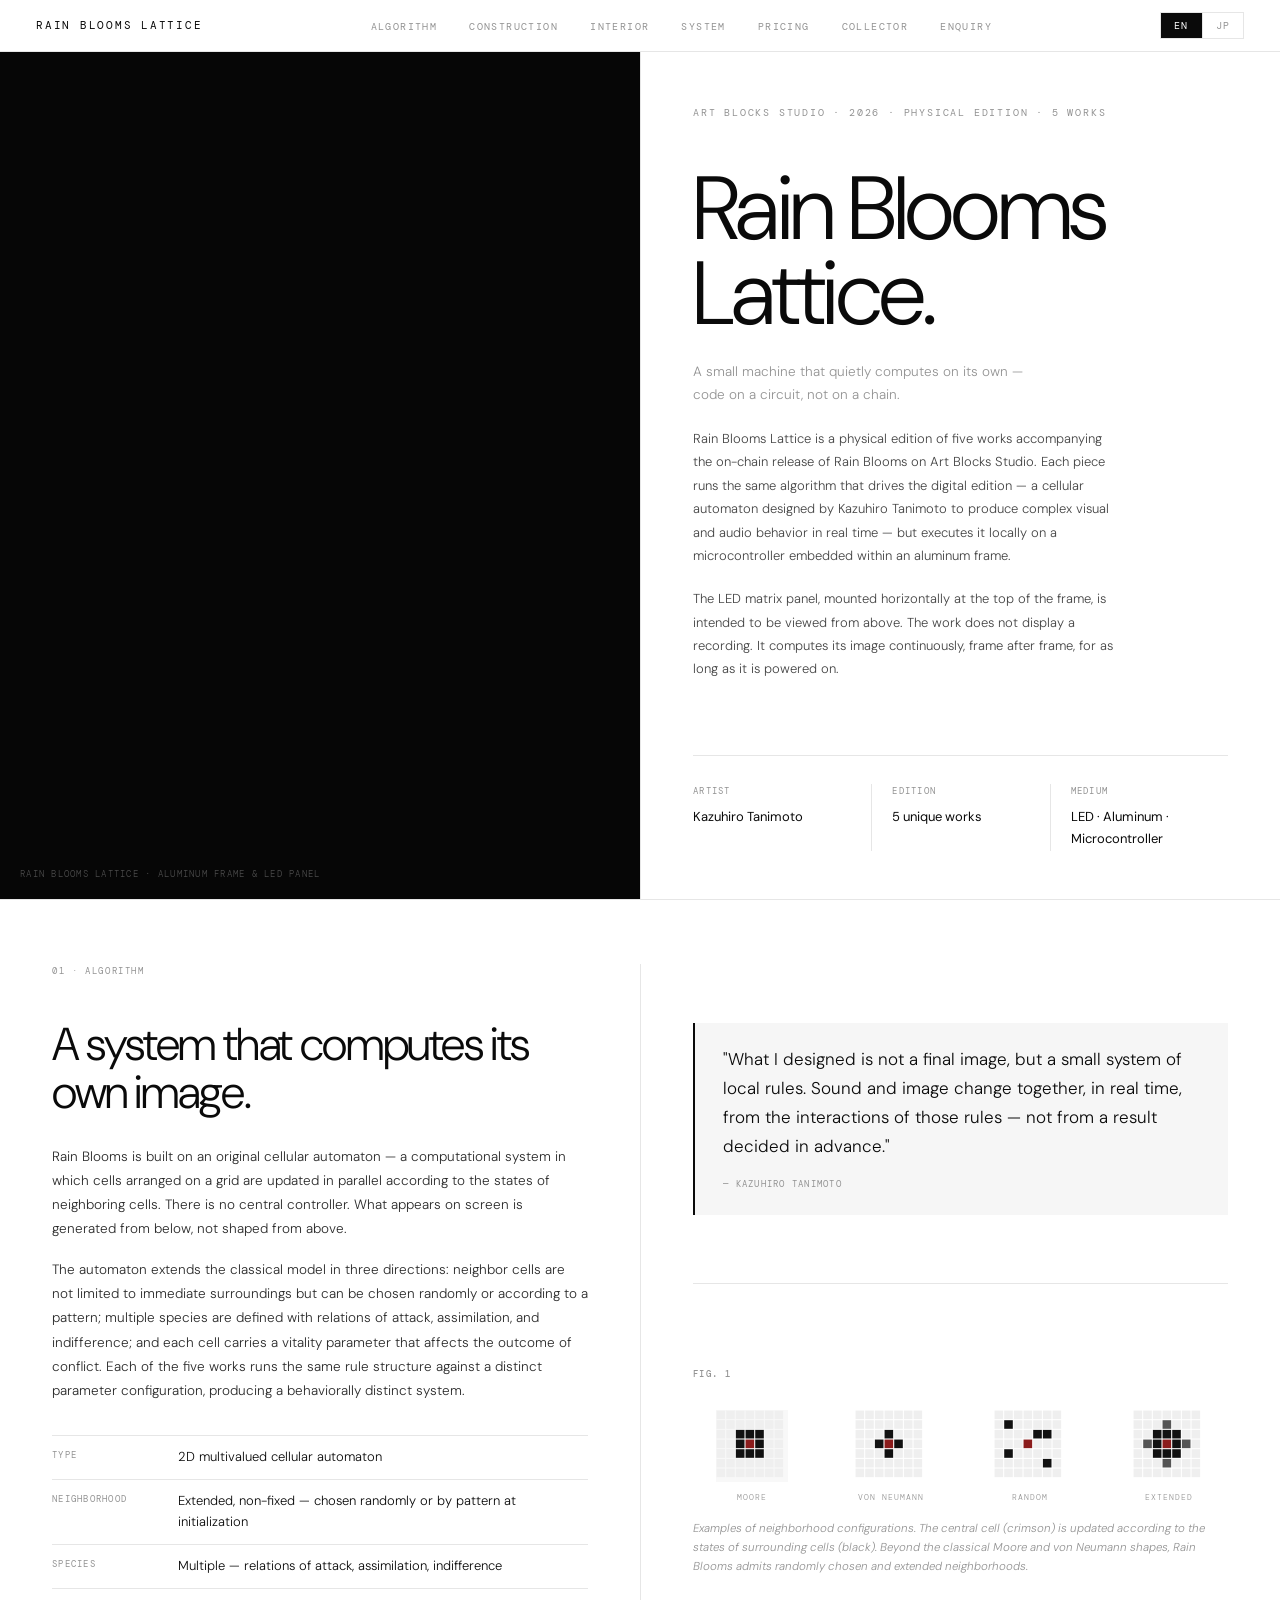
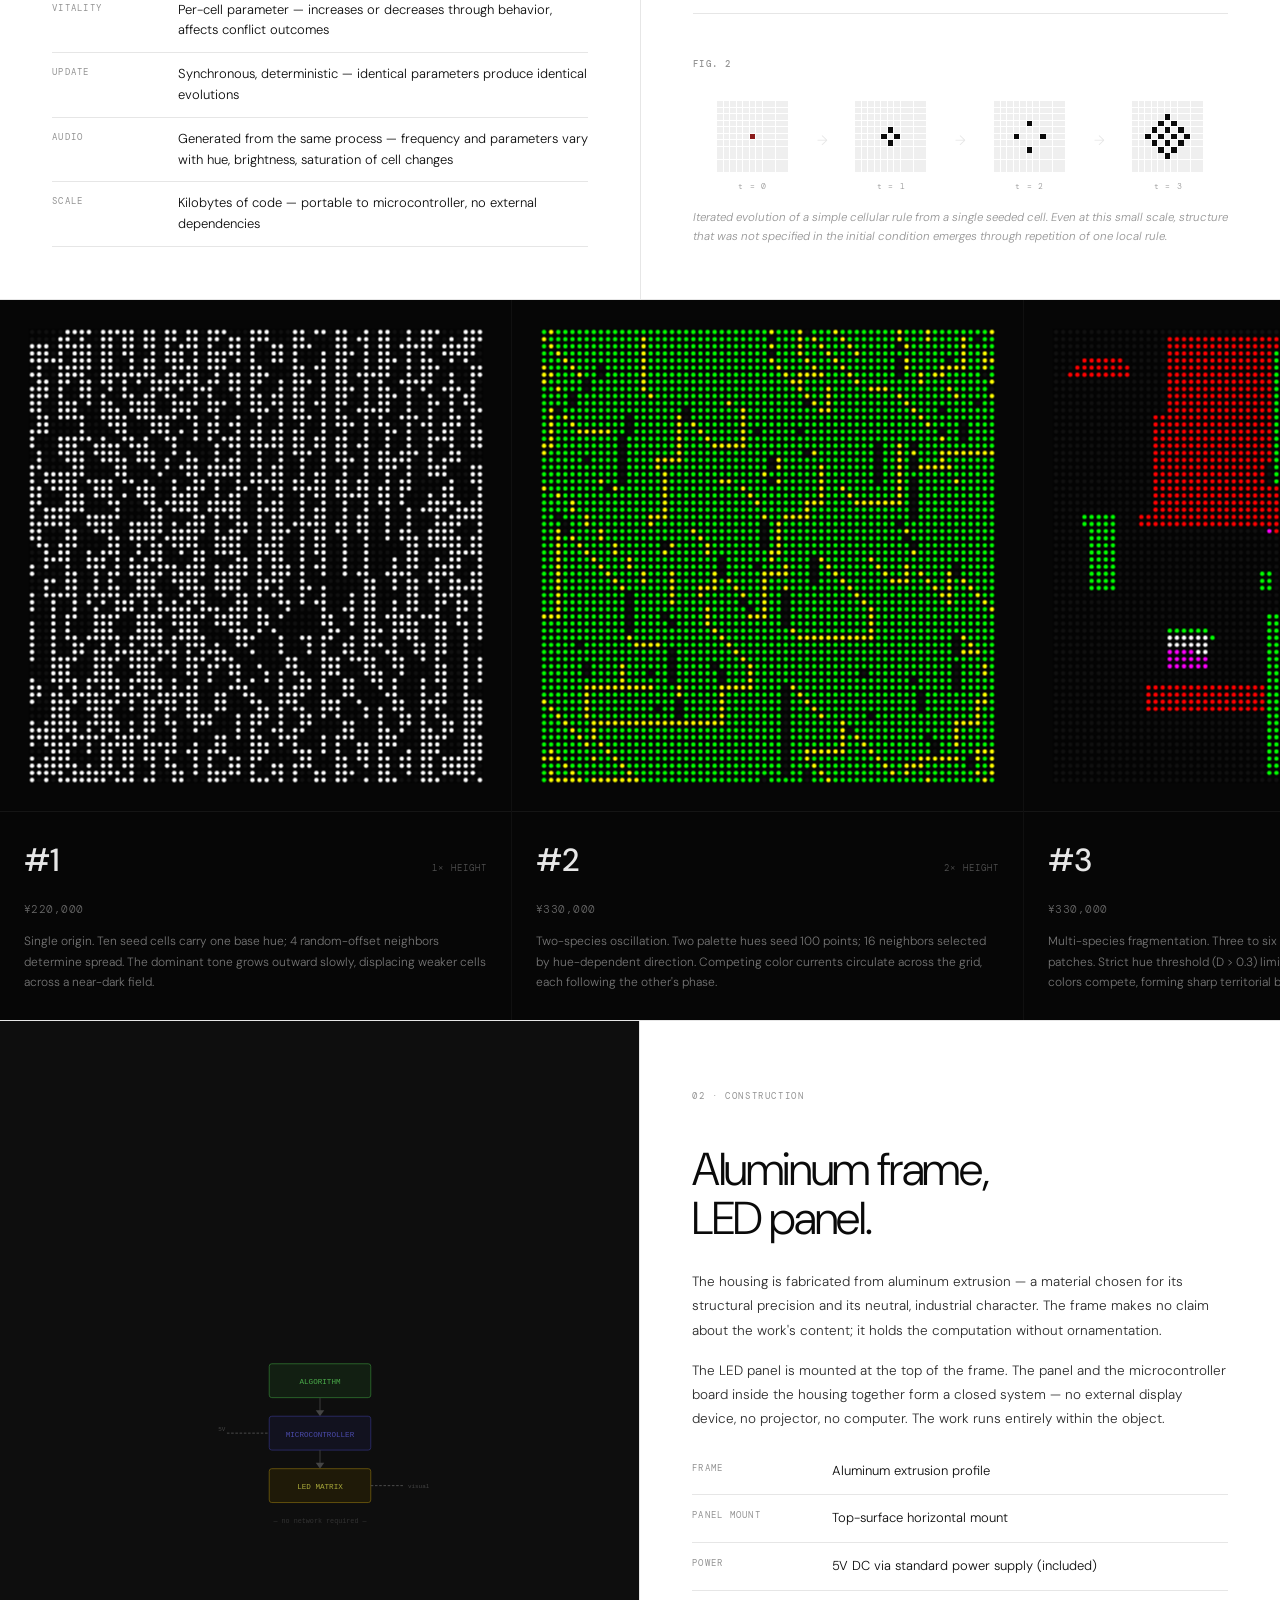
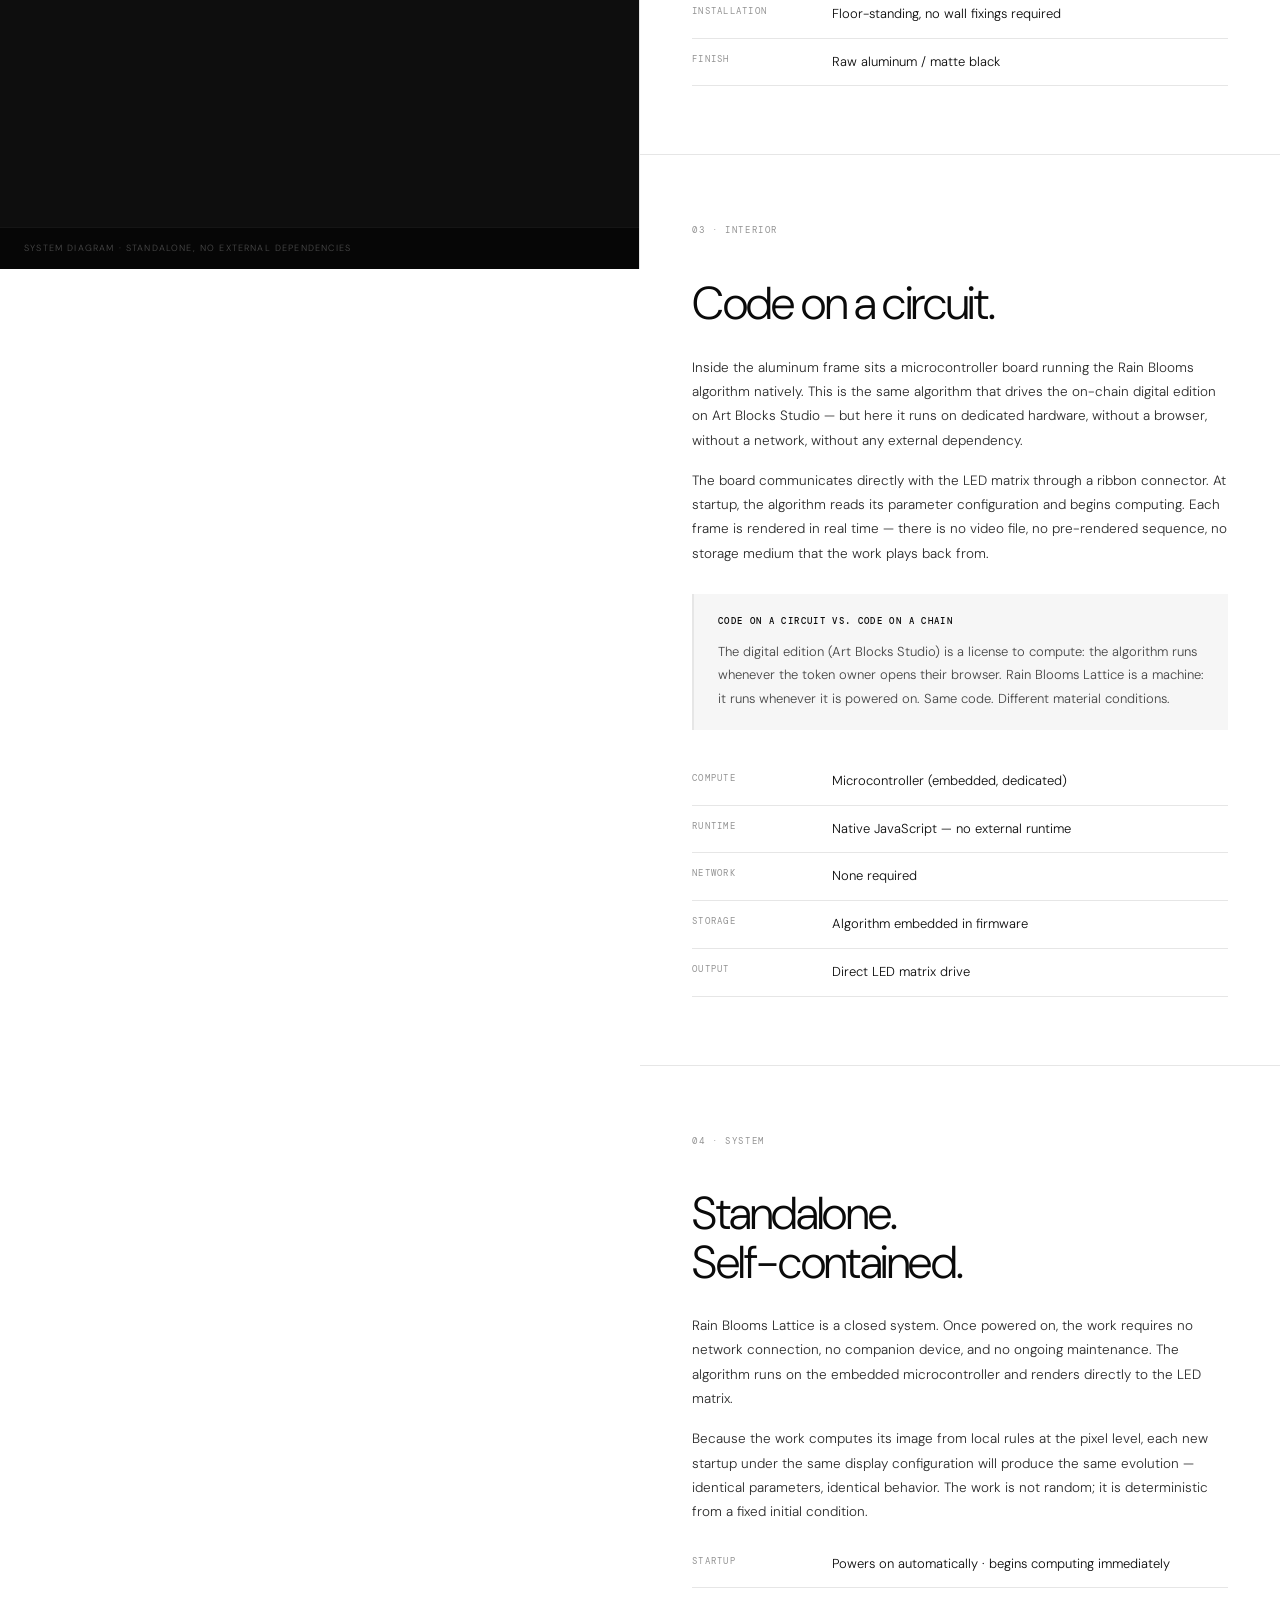
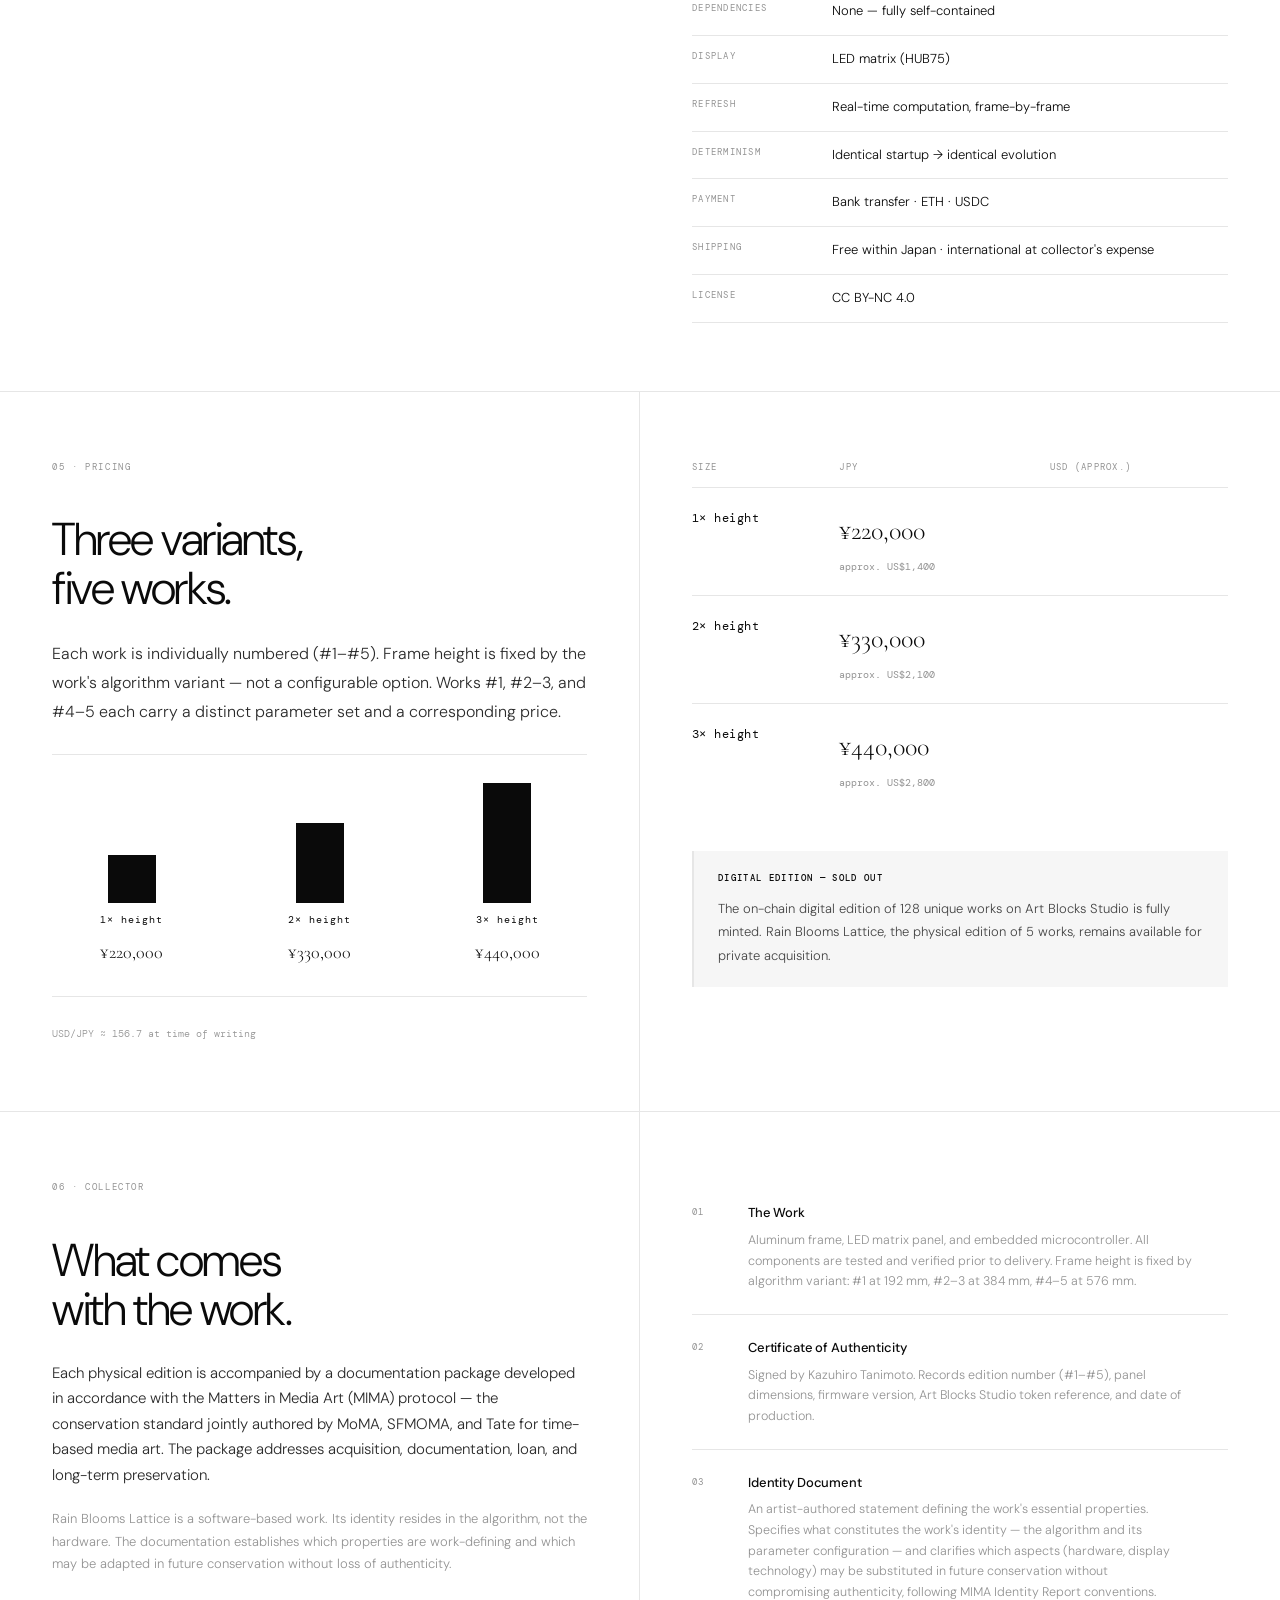
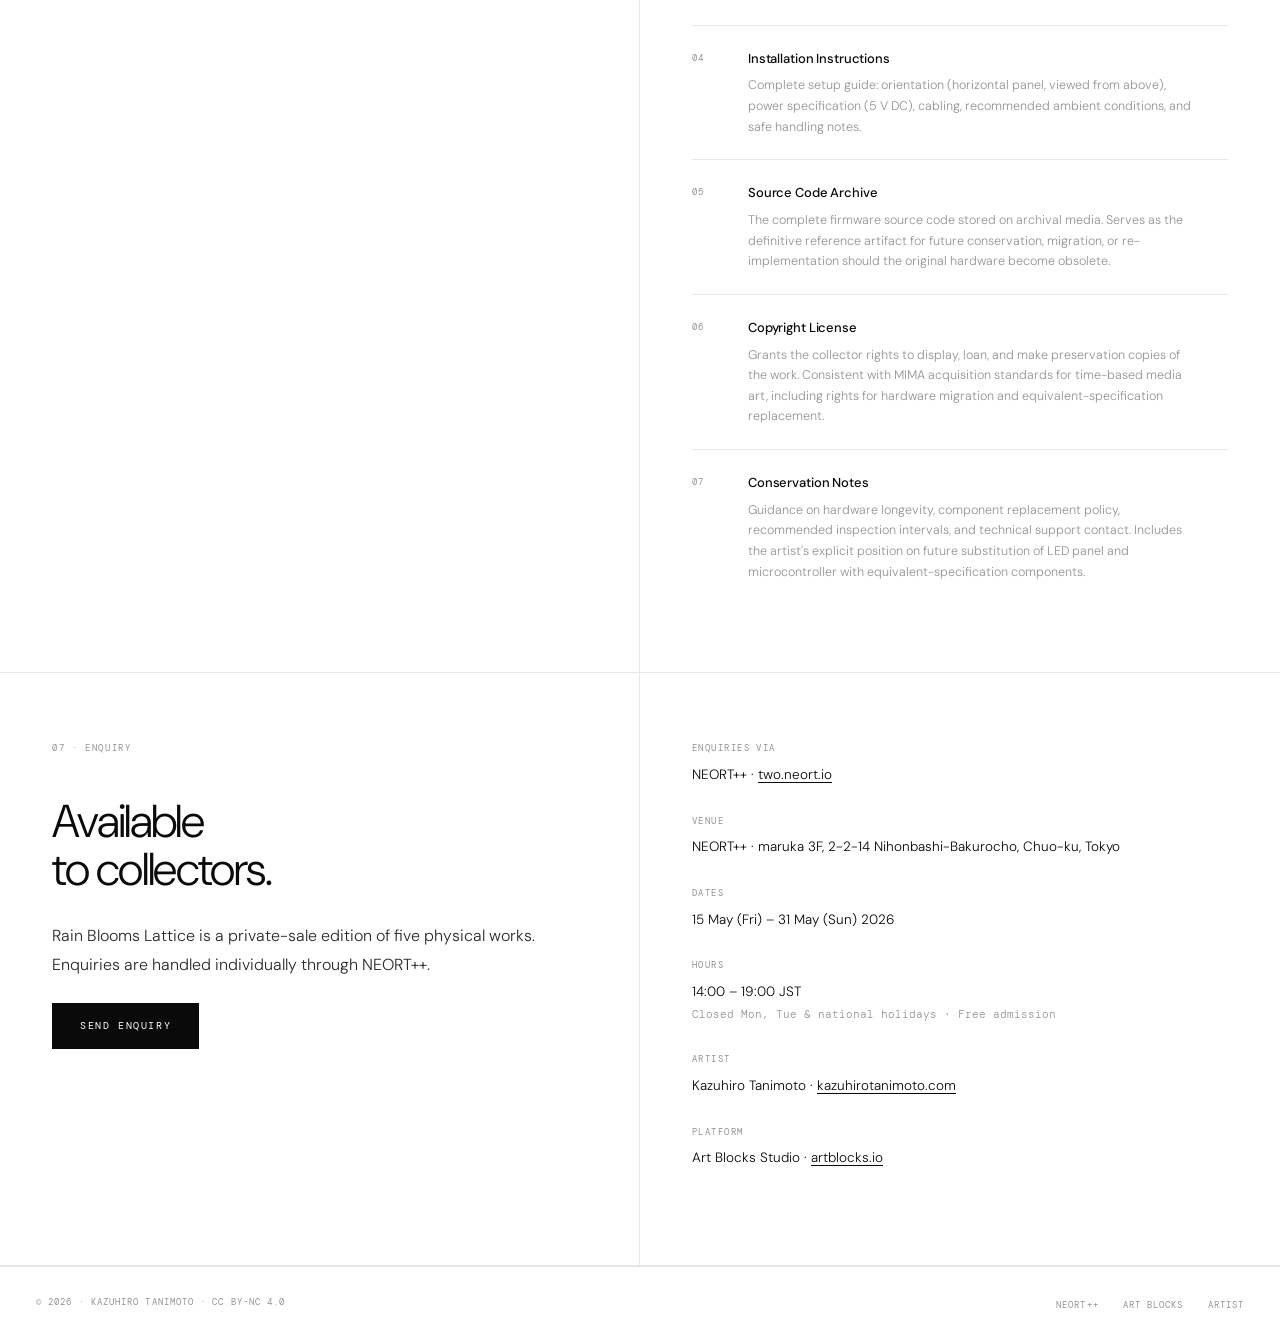
<file: index.html>
<!DOCTYPE html>
<html lang="en">
<head>
  <meta charset="UTF-8">
  <meta name="viewport" content="width=device-width, initial-scale=1.0">
  <title>Rain Blooms Lattice — Kazuhiro Tanimoto</title>
  <link rel="preconnect" href="https://fonts.googleapis.com">
  <link rel="preconnect" href="https://fonts.gstatic.com" crossorigin>
  <link href="https://fonts.googleapis.com/css2?family=Cormorant+Garamond:ital,wght@0,300;0,400;1,300;1,400&family=DM+Sans:wght@300;400;500&family=DM+Mono:wght@400;500&family=Noto+Sans+JP:wght@300;400;500&display=swap" rel="stylesheet">
  <style>
    *, *::before, *::after { box-sizing: border-box; margin: 0; padding: 0; }

    :root {
      --bg:     #ffffff;
      --fg:     #0a0a0a;
      --muted:  #939393;
      --border: #e6e6e6;
      --panel:  #f6f6f6;
      --dark:   #060606;
      --serif:  'Cormorant Garamond', 'Noto Serif JP', Georgia, serif;
      --sans:   'DM Sans', 'Noto Sans JP', system-ui, sans-serif;
      --mono:   'DM Mono', 'Courier New', monospace;
      --nav-h:  52px;
      --float-pad: 28px; /* padding around floating square */
    }

    html { scroll-behavior: smooth; }
    body {
      background: var(--bg);
      color: var(--fg);
      font-family: var(--sans);
      font-size: 14px;
      font-weight: 300;
      line-height: 1.75;
      -webkit-font-smoothing: antialiased;
    }
    html[lang="ja"] body { font-family: 'Noto Sans JP', 'DM Sans', sans-serif; }
    html[lang="ja"] p    { line-height: 1.95; }

    /* ── NAV ─────────────────────────────────── */
    nav {
      position: fixed;
      inset: 0 0 auto;
      z-index: 200;
      height: var(--nav-h);
      display: flex;
      align-items: center;
      justify-content: space-between;
      padding: 0 36px;
      background: var(--bg);
      border-bottom: 1px solid var(--border);
    }
    .nav-brand {
      font-family: var(--mono);
      font-size: 11px;
      font-weight: 400;
      letter-spacing: 0.16em;
      text-transform: uppercase;
      color: var(--fg);
    }
    .nav-center {
      display: flex;
      gap: 32px;
      list-style: none;
    }
    .nav-center a {
      font-family: var(--mono);
      font-size: 10px;
      font-weight: 400;
      letter-spacing: 0.14em;
      text-transform: uppercase;
      color: var(--muted);
      text-decoration: none;
      transition: color 0.2s;
    }
    .nav-center a:hover { color: var(--fg); }

    /* Language toggle */
    .lang-toggle {
      display: flex;
      border: 1px solid var(--border);
    }
    .lang-btn {
      font-family: var(--mono);
      font-size: 10px;
      font-weight: 400;
      letter-spacing: 0.12em;
      background: none;
      border: none;
      padding: 6px 13px;
      cursor: pointer;
      color: var(--muted);
      transition: background 0.15s, color 0.15s;
    }
    .lang-btn + .lang-btn { border-left: 1px solid var(--border); }
    .lang-btn.active      { background: var(--fg); color: #fff; }
    .lang-btn:not(.active):hover { background: var(--panel); color: var(--fg); }

    /* ── HERO ────────────────────────────────── */
    .hero {
      margin-top: var(--nav-h);
      min-height: calc(100svh - var(--nav-h));
      display: grid;
      grid-template-columns: 1fr 1fr;
      border-bottom: 1px solid var(--border);
    }
    .hero-visual {
      background: var(--dark);
      position: relative;
      overflow: hidden;
      display: flex;
      align-items: center;
      justify-content: center;
    }
    /* Hero video */
    .hero-video {
      position: absolute;
      top: 50%;
      left: 50%;
      transform: translate(-50%, -50%);
      min-width: 100%;
      min-height: 100%;
      width: auto;
      height: auto;
      opacity: 0.92;
    }
    #heroLedCanvas { display: none; }
    .hero-visual-label {
      position: absolute;
      bottom: 16px;
      left: 20px;
      font-family: var(--mono);
      font-size: 9px;
      letter-spacing: 0.14em;
      text-transform: uppercase;
      color: rgba(255,255,255,0.28);
    }

    /* ── ALGORITHM / 5 WORKS ─────────────────── */
    .algo-section {
      border-bottom: 1px solid var(--border);
    }
    .algo-header {
      display: grid;
      grid-template-columns: 1fr 1fr;
      /* No horizontal padding on the container — each column handles its own */
      padding: 64px 0 0;
      border-bottom: 1px solid var(--border);
    }
    .algo-header-left {
      padding: 0 52px 52px 52px;
    }
    .algo-header-right {
      padding: 0 52px 52px 52px;
      border-left: 1px solid var(--border);
      display: flex;
      flex-direction: column;
      justify-content: flex-end;
    }
    /* Horizontal scroll of 5 works */
    .algo-scroll-wrap {
      overflow-x: auto;
      overflow-y: hidden;
      scrollbar-width: none;
      -webkit-overflow-scrolling: touch;
      cursor: grab;
      user-select: none;
    }
    .algo-scroll-wrap:active { cursor: grabbing; }
    .algo-scroll-wrap::-webkit-scrollbar { display: none; }
    .algo-track {
      display: flex;
      width: max-content;
    }
    .algo-work {
      flex-shrink: 0;
      width: calc(100vw / 2.5);
      background: var(--dark);
      position: relative;
      border-right: 1px solid rgba(255,255,255,0.04);
      display: flex;
      flex-direction: column;
    }
    .algo-work-canvas-area {
      width: 100%;
      aspect-ratio: 1;
      position: relative;
      flex-shrink: 0;
    }
    /* Floating square: canvas centered with padding so it floats in black */
    .algo-work-canvas-area canvas {
      position: absolute;
      display: block;
      width: calc(100% - var(--float-pad) * 2);
      aspect-ratio: 1;
      top: 50%;
      left: 50%;
      transform: translate(-50%, -50%);
    }
    .algo-work-footer {
      padding: 20px 24px 28px;
      border-top: 1px solid rgba(255,255,255,0.06);
      flex-shrink: 0;
    }
    .algo-work-meta {
      display: flex;
      align-items: baseline;
      justify-content: space-between;
      margin-bottom: 12px;
    }
    .algo-work-num {
      font-family: var(--sans);
      font-size: 32px;
      font-weight: 500;
      color: rgba(255,255,255,0.9);
      letter-spacing: -0.01em;
    }
    .algo-work-price {
      font-family: var(--mono);
      font-size: 11px;
      color: rgba(255,255,255,0.4);
      letter-spacing: 0.04em;
      margin-bottom: 12px;
    }
    .algo-work-label {
      font-family: var(--mono);
      font-size: 9px;
      letter-spacing: 0.12em;
      text-transform: uppercase;
      color: rgba(255,255,255,0.3);
    }
    .algo-work-desc {
      font-family: var(--sans);
      font-size: 12px;
      font-weight: 300;
      line-height: 1.7;
      color: rgba(255,255,255,0.45);
      margin: 0;
    }
    html[lang="ja"] .algo-work-desc { font-family: 'Noto Sans JP', sans-serif; font-size: 11.5px; }
    /* 5 algorithm descriptions */
    .algo-descriptions {
      margin-top: 40px;
      border-top: 1px solid var(--border);
    }
    .algo-desc-row {
      display: grid;
      grid-template-columns: 36px 1fr;
      gap: 16px;
      align-items: baseline;
      padding: 14px 0;
      border-bottom: 1px solid var(--border);
    }
    .algo-desc-num {
      font-family: var(--serif);
      font-size: 15px;
      font-weight: 300;
      font-style: italic;
      color: var(--muted);
      flex-shrink: 0;
    }
    .algo-desc-text {
      font-family: var(--sans);
      font-size: 13px;
      font-weight: 300;
      color: #3a3a3a;
      line-height: 1.65;
    }
    html[lang="ja"] .algo-desc-text { font-family: 'Noto Sans JP', sans-serif; font-size: 12.5px; }

    /* ── ALGORITHM KEY POINTS ───────────────── */
    .algo-keypoints {
      margin-top: 32px;
      border-top: 1px solid var(--border);
    }
    .algo-kp-row {
      display: grid;
      grid-template-columns: 110px 1fr;
      gap: 16px;
      padding: 11px 0;
      border-bottom: 1px solid var(--border);
    }
    .algo-kp-key {
      font-family: var(--mono);
      font-size: 9px;
      font-weight: 400;
      letter-spacing: 0.14em;
      text-transform: uppercase;
      color: var(--muted);
      padding-top: 1px;
      flex-shrink: 0;
    }
    .algo-kp-val {
      font-family: var(--sans);
      font-size: 13px;
      font-weight: 300;
      color: var(--fg);
      line-height: 1.6;
    }
    html[lang="ja"] .algo-kp-val { font-family: 'Noto Sans JP', sans-serif; font-size: 12.5px; }

    /* ── ALGORITHM FIGURES ───────────────────── */
    .algo-fig-block {
      padding: 0;
    }
    .algo-fig-block + .algo-fig-block {
      margin-top: 36px;
      padding-top: 36px;
      border-top: 1px solid var(--border);
    }
    .fig-tag {
      display: inline-block;
      font-family: var(--mono);
      font-size: 9px;
      font-weight: 500;
      letter-spacing: 0.16em;
      text-transform: uppercase;
      color: var(--muted);
      margin-bottom: 28px;
    }
    /* FIG.1: 4 neighborhood grids in a row */
    .fig1-grids {
      display: flex;
      gap: 20px;
      align-items: flex-start;
      margin-bottom: 16px;
    }
    .fig1-item {
      display: flex;
      flex-direction: column;
      align-items: center;
      gap: 8px;
      flex: 1;
    }
    .fig1-item svg { display: block; width: 100%; max-width: 72px; }
    .fig1-item-label {
      font-family: var(--mono);
      font-size: 8px;
      letter-spacing: 0.12em;
      text-transform: uppercase;
      color: var(--muted);
      text-align: center;
    }
    /* FIG.2: evolution sequence */
    .fig2-sequence {
      display: flex;
      align-items: center;
      gap: 0;
      margin-bottom: 16px;
      overflow: hidden;
    }
    .fig2-step {
      display: flex;
      flex-direction: column;
      align-items: center;
      gap: 6px;
      flex: 1;
    }
    .fig2-step canvas {
      display: block;
      width: 100%;
      max-width: 72px;
      aspect-ratio: 1;
      image-rendering: pixelated;
    }
    .fig2-step-label {
      font-family: var(--mono);
      font-size: 8px;
      letter-spacing: 0.10em;
      color: var(--muted);
    }
    .fig2-arrow {
      font-size: 14px;
      color: var(--border);
      flex-shrink: 0;
      padding: 0 4px;
      padding-bottom: 14px; /* align with canvas center */
    }
    .fig-caption-text {
      font-family: var(--sans);
      font-size: 11.5px;
      font-weight: 300;
      color: var(--muted);
      line-height: 1.65;
      font-style: italic;
    }
    @media (max-width: 900px) {
      .algo-figs { grid-template-columns: 1fr; }
      .algo-fig-block { padding: 40px 24px; }
      .algo-fig-block + .algo-fig-block { border-left: none; border-top: 1px solid var(--border); }
    }

    .hero-content {
      display: flex;
      flex-direction: column;
      justify-content: space-between;
      padding: 52px 52px 48px;
      border-left: 1px solid var(--border);
    }
    .hero-eyebrow {
      font-family: var(--mono);
      font-size: 10px;
      font-weight: 400;
      letter-spacing: 0.18em;
      text-transform: uppercase;
      color: var(--muted);
      margin-bottom: 44px;
    }
    .hero-title {
      font-family: var(--sans);
      font-size: clamp(64px, 7vw, 112px);
      font-weight: 300;
      line-height: 0.95;
      letter-spacing: -0.03em;
    }
    .hero-title em { font-style: normal; font-weight: 300; }
    .hero-sub {
      font-family: var(--sans);
      font-size: 13.5px;
      font-weight: 300;
      color: var(--muted);
      margin-top: 24px;
      max-width: 360px;
      line-height: 1.75;
    }
    html[lang="ja"] .hero-sub { font-family: 'Noto Sans JP', sans-serif; }
    .hero-desc {
      font-family: var(--sans);
      font-size: 13px;
      font-weight: 300;
      color: #444;
      line-height: 1.8;
      margin-top: 20px;
      max-width: 420px;
    }
    html[lang="ja"] .hero-desc { font-family: 'Noto Sans JP', sans-serif; font-size: 12.5px; }
    .hero-stats {
      display: grid;
      grid-template-columns: repeat(3, 1fr);
      border-top: 1px solid var(--border);
      padding-top: 28px;
    }
    .stat + .stat { border-left: 1px solid var(--border); padding-left: 20px; }
    .stat-label {
      font-family: var(--mono);
      font-size: 9px;
      font-weight: 400;
      letter-spacing: 0.14em;
      text-transform: uppercase;
      color: var(--muted);
      margin-bottom: 6px;
    }
    .stat-value { font-family: var(--sans); font-size: 13px; font-weight: 400; }

    /* ── STICKY SPLIT ────────────────────────── */
    .split-wrap {
      display: grid;
      grid-template-columns: 1fr 1fr;
      border-bottom: 1px solid var(--border);
    }
    .split-left {
      position: sticky;
      top: var(--nav-h);
      height: calc(100svh - var(--nav-h));
      overflow: hidden;
      border-right: 1px solid var(--border);
    }
    .split-image {
      position: absolute;
      inset: 0;
      opacity: 0;
      transition: opacity 0.45s ease;
      background: #060606;
    }
    .split-image.active { opacity: 1; }

    /* Floating square: padding so canvas floats in black */
    .split-image canvas {
      position: absolute;
      display: block;
      width: calc(100% - var(--float-pad) * 2);
      aspect-ratio: 1;
      top: 50%;
      left: 50%;
      transform: translate(-50%, -50%);
    }
    .img-placeholder {
      position: absolute;
      inset: 0;
      display: flex;
      align-items: center;
      justify-content: center;
    }
    .split-image-caption {
      position: absolute;
      bottom: 0; left: 0; right: 0;
      padding: 13px 24px;
      border-top: 1px solid rgba(255,255,255,0.06);
      font-size: 9px;
      letter-spacing: 0.13em;
      text-transform: uppercase;
      color: rgba(255,255,255,0.28);
      background: #060606;
    }

    /* ── CONTENT SECTIONS ────────────────────── */
    .content-section {
      padding: 68px 52px;
      border-bottom: 1px solid var(--border);
    }
    .content-section:last-child { border-bottom: none; }

    .sec-label {
      font-family: var(--mono);
      font-size: 9px;
      font-weight: 400;
      letter-spacing: 0.18em;
      text-transform: uppercase;
      color: var(--muted);
      margin-bottom: 40px;
    }
    h2 {
      font-family: var(--sans);
      font-size: clamp(34px, 3.6vw, 56px);
      font-weight: 300;
      line-height: 1.05;
      letter-spacing: -0.03em;
      margin-bottom: 28px;
    }
    html[lang="ja"] h2 {
      font-family: 'Noto Sans JP', sans-serif;
      font-size: clamp(26px, 2.8vw, 42px);
      letter-spacing: -0.01em;
      font-weight: 300;
    }
    h2 em { font-style: normal; font-weight: 300; }
    html[lang="ja"] h2 em { font-style: normal; }
    p {
      font-family: var(--sans);
      margin-bottom: 16px;
      font-size: 13.5px;
      font-weight: 300;
      line-height: 1.8;
      color: #2a2a2a;
    }
    html[lang="ja"] p { font-family: 'Noto Sans JP', sans-serif; font-size: 13px; }
    p:last-child { margin-bottom: 0; }

    .spec-row {
      display: grid;
      grid-template-columns: 140px 1fr;
      border-bottom: 1px solid var(--border);
      padding: 12px 0;
      font-size: 13px;
    }
    .spec-row:first-child { border-top: 1px solid var(--border); }
    .spec-key {
      font-family: var(--mono);
      font-size: 9px;
      font-weight: 400;
      letter-spacing: 0.14em;
      text-transform: uppercase;
      color: var(--muted);
      padding-top: 1px;
    }
    .spec-row span:last-child { font-family: var(--sans); font-weight: 300; color: var(--fg); }

    .note-box {
      background: var(--panel);
      border-left: 2px solid var(--border);
      padding: 20px 24px;
      margin: 28px 0;
    }
    .note-box-label {
      font-family: var(--mono);
      font-size: 9px;
      font-weight: 500;
      letter-spacing: 0.15em;
      text-transform: uppercase;
      color: var(--fg);
      margin-bottom: 10px;
    }
    .note-box p { font-size: 13px; margin-bottom: 0; color: #444; }

    blockquote {
      border-left: 2px solid var(--fg);
      padding: 22px 28px;
      background: var(--panel);
      margin: 28px 0;
    }
    blockquote p {
      font-family: var(--sans);
      font-size: 17px;
      font-weight: 300;
      font-style: normal;
      line-height: 1.7;
      color: var(--fg);
    }
    html[lang="ja"] blockquote p {
      font-family: 'Noto Sans JP', sans-serif;
      font-size: 14px;
      font-style: normal;
    }
    blockquote cite {
      display: block;
      margin-top: 16px;
      font-family: var(--mono);
      font-size: 9px;
      font-weight: 400;
      letter-spacing: 0.14em;
      text-transform: uppercase;
      color: var(--muted);
      font-style: normal;
    }

    .neighbor-grid {
      display: grid;
      grid-template-columns: repeat(4, 1fr);
      gap: 12px;
      margin: 28px 0;
    }
    .neighbor-item { text-align: center; }
    .neighbor-canvas { display: block; margin: 0 auto 8px; }
    .neighbor-label {
      font-family: var(--mono);
      font-size: 9px;
      font-weight: 400;
      letter-spacing: 0.10em;
      text-transform: uppercase;
      color: var(--muted);
    }

    /* ── PRICING ─────────────────────────────── */
    .pricing-section {
      display: grid;
      grid-template-columns: 1fr 1fr;
      border-bottom: 1px solid var(--border);
    }
    .pricing-left { padding: 68px 52px; border-right: 1px solid var(--border); }
    .pricing-right { padding: 68px 52px; }

    .size-diagram {
      display: flex;
      align-items: flex-end;
      gap: 28px;
      padding: 28px 0;
      border-top: 1px solid var(--border);
      border-bottom: 1px solid var(--border);
      margin: 28px 0;
    }
    .size-item { display: flex; flex-direction: column; align-items: center; gap: 8px; flex: 1; }
    .size-box { background: var(--fg); }
    .size-label-mm { font-family: var(--mono); font-size: 10px; font-weight: 400; letter-spacing: 0.10em; color: var(--fg); }
    .size-label-price { font-family: var(--serif); font-size: 18px; font-weight: 300; color: var(--fg); }

    .price-table { width: 100%; border-collapse: collapse; }
    .price-table thead th {
      font-family: var(--mono);
      font-size: 9px;
      font-weight: 400;
      letter-spacing: 0.14em;
      text-transform: uppercase;
      color: var(--muted);
      text-align: left;
      padding-bottom: 12px;
      border-bottom: 1px solid var(--border);
    }
    .price-table tbody tr { border-bottom: 1px solid var(--border); }
    .price-table tbody tr:last-child { border-bottom: none; }
    .price-table td { padding: 20px 0; vertical-align: top; font-family: var(--sans); font-size: 13px; font-weight: 300; }
    .price-table td:first-child { font-family: var(--mono); font-size: 12px; font-weight: 400; letter-spacing: 0.04em; }
    .price-big { font-family: var(--serif); font-size: 26px; font-weight: 300; color: var(--fg); }
    .price-small { font-family: var(--mono); font-size: 10px; font-weight: 400; color: var(--muted); margin-top: 4px; }

    /* ── COLLECTOR ───────────────────────────── */
    .collector-section {
      display: grid;
      grid-template-columns: 1fr 1fr;
      border-bottom: 1px solid var(--border);
    }
    .collector-left { padding: 68px 52px; border-right: 1px solid var(--border); }
    .collector-right { padding: 68px 52px; }
    .collector-items { display: flex; flex-direction: column; gap: 0; }
    .collector-item {
      padding: 22px 0;
      border-bottom: 1px solid var(--border);
      display: grid;
      grid-template-columns: 36px 1fr 16px;
      gap: 0 20px;
    }
    .collector-item:last-child { border-bottom: none; }
    .collector-item-link { text-decoration: none; color: inherit; cursor: pointer; transition: background 0.15s; }
    .collector-item-link:hover { background: #fafafa; }
    .collector-item-link:hover .collector-item-arrow { opacity: 1; }
    .collector-item-arrow { font-size: 13px; color: var(--muted); align-self: start; padding-top: 2px; opacity: 0; transition: opacity 0.15s; flex-shrink: 0; }
    .collector-item-num {
      font-family: var(--mono);
      font-size: 9px;
      font-weight: 400;
      color: var(--muted);
      letter-spacing: 0.08em;
      padding-top: 3px;
    }
    .collector-item-body {}
    .collector-item-title {
      font-family: var(--sans);
      font-size: 13px;
      font-weight: 500;
      letter-spacing: -0.01em;
      color: var(--fg);
      margin-bottom: 5px;
    }
    .collector-item-desc {
      font-family: var(--sans);
      font-size: 12.5px;
      font-weight: 300;
      line-height: 1.65;
      color: var(--muted);
    }
    html[lang="ja"] .collector-item-title,
    html[lang="ja"] .collector-item-desc { font-family: 'Noto Sans JP', sans-serif; }

    /* ── ENQUIRY ─────────────────────────────── */
    .enquiry-section {
      display: grid;
      grid-template-columns: 1fr 1fr;
      border-bottom: 1px solid var(--border);
    }
    .enquiry-left { padding: 68px 52px; border-right: 1px solid var(--border); }
    .enquiry-right { padding: 68px 52px; }

    .field { margin-bottom: 28px; }
    .field-label {
      font-family: var(--mono);
      font-size: 9px;
      font-weight: 400;
      letter-spacing: 0.16em;
      text-transform: uppercase;
      color: var(--muted);
      margin-bottom: 7px;
    }
    .field-val { font-family: var(--sans); font-size: 13.5px; font-weight: 300; line-height: 1.6; }
    .field-val a { color: var(--fg); text-underline-offset: 3px; }
    .field-val a:hover { color: var(--muted); }

    .cta {
      display: inline-block;
      background: var(--fg);
      color: #fff;
      font-family: var(--mono);
      font-size: 10px;
      font-weight: 400;
      letter-spacing: 0.16em;
      text-transform: uppercase;
      text-decoration: none;
      padding: 14px 28px;
      margin-top: 8px;
      transition: background 0.2s;
    }
    .cta:hover { background: #333; }

    /* ── FOOTER ──────────────────────────────── */
    footer {
      padding: 24px 36px;
      display: flex;
      align-items: center;
      justify-content: space-between;
      border-top: 1px solid var(--border);
    }
    .footer-copy { font-family: var(--mono); font-size: 9px; font-weight: 400; letter-spacing: 0.12em; text-transform: uppercase; color: var(--muted); }
    .footer-links { display: flex; gap: 24px; list-style: none; }
    .footer-links a { font-family: var(--mono); font-size: 9px; font-weight: 400; letter-spacing: 0.12em; text-transform: uppercase; color: var(--muted); text-decoration: none; }
    .footer-links a:hover { color: var(--fg); }

    /* ── MOBILE ──────────────────────────────── */
    @media (max-width: 900px) {
      nav { padding: 0 20px; }
      .nav-center { display: none; }
      .hero, .split-wrap, .pricing-section, .collector-section, .enquiry-section { grid-template-columns: 1fr; }
      .split-left { position: relative; height: 80vw; border-right: none; border-bottom: 1px solid var(--border); }
      .hero-content, .content-section, .pricing-left, .pricing-right, .collector-left, .collector-right, .enquiry-left, .enquiry-right { padding: 48px 24px; }
      .hero-visual { min-height: 70vw; }
      .hero-content { border-left: none; border-top: 1px solid var(--border); }
      .pricing-left { border-right: none; border-bottom: 1px solid var(--border); }
      .collector-left { border-right: none; border-bottom: 1px solid var(--border); }
      .enquiry-left { border-right: none; border-bottom: 1px solid var(--border); }
      .algo-header { grid-template-columns: 1fr; padding: 48px 24px 40px; }
      .algo-header-right { border-left: none; border-top: 1px solid var(--border); padding: 28px 0 0; margin-top: 28px; }
      .algo-work { width: min(80vw, 380px); }
      .algo-scroll-hint { padding: 14px 24px; }
      footer { flex-direction: column; gap: 14px; padding: 24px; }
    }
  </style>
</head>
<body>

<!-- NAV -->
<nav>
  <span class="nav-brand">Rain Blooms Lattice</span>
  <ul class="nav-center">
    <li><a href="#algorithm" data-i18n="nav.algorithm">Algorithm</a></li>
    <li><a href="#construction" data-i18n="nav.construction">Construction</a></li>
    <li><a href="#interior" data-i18n="nav.interior">Interior</a></li>
    <li><a href="#system" data-i18n="nav.system">System</a></li>
    <li><a href="#pricing" data-i18n="nav.pricing">Pricing</a></li>
    <li><a href="#collector" data-i18n="nav.collector">Collector</a></li>
    <li><a href="#enquiry" data-i18n="nav.enquiry">Enquiry</a></li>
  </ul>
  <div class="lang-toggle">
    <button class="lang-btn active" onclick="setLang('en')">EN</button>
    <button class="lang-btn" onclick="setLang('ja')">JP</button>
  </div>
</nav>

<!-- HERO: Physical appearance of the sculpture -->
<section class="hero">
  <div class="hero-visual">
    <video class="hero-video" autoplay muted loop playsinline preload="auto">
      <source src="hero.mp4" type="video/mp4">
    </video>
    <canvas id="heroLedCanvas" style="display:none;"></canvas>
    <div class="hero-visual-label" data-i18n="hero.caption">Rain Blooms Lattice · aluminum frame & LED panel</div>
  </div>
  <div class="hero-content">
    <div>
      <div class="hero-eyebrow" data-i18n="hero.eyebrow">Art Blocks Studio · 2026 · Physical Edition · 5 works</div>
      <h1 class="hero-title">Rain Blooms<br><em>Lattice</em>.</h1>
      <p class="hero-sub" data-i18n="hero.sub">A small machine that quietly computes on its own — code on a circuit, not on a chain.</p>
      <p class="hero-desc" data-i18n="hero.desc.1">Rain Blooms Lattice is a physical edition of five works accompanying the on-chain release of Rain Blooms on Art Blocks Studio. Each piece runs the same algorithm that drives the digital edition — a cellular automaton designed by Kazuhiro Tanimoto to produce complex visual and audio behavior in real time — but executes it locally on a microcontroller embedded within an aluminum frame.</p>
      <p class="hero-desc" data-i18n="hero.desc.2">The LED matrix panel, mounted horizontally at the top of the frame, is intended to be viewed from above. The work does not display a recording. It computes its image continuously, frame after frame, for as long as it is powered on.</p>
    </div>
    <div class="hero-stats">
      <div class="stat">
        <div class="stat-label" data-i18n="hero.stat.artist">Artist</div>
        <div class="stat-value">Kazuhiro Tanimoto</div>
      </div>
      <div class="stat">
        <div class="stat-label" data-i18n="hero.stat.edition">Edition</div>
        <div class="stat-value" data-i18n="hero.stat.editionVal">5 unique works</div>
      </div>
      <div class="stat">
        <div class="stat-label" data-i18n="hero.stat.medium">Medium</div>
        <div class="stat-value" data-i18n="hero.stat.mediumVal">LED · Aluminum · Microcontroller</div>
      </div>
    </div>
  </div>
</section>

<!-- ALGORITHM: 5 works horizontal scroll -->
<section class="algo-section" id="algorithm">
  <div class="algo-header">
    <div class="algo-header-left">
      <div class="sec-label">01 · <span data-i18n="nav.algorithm">Algorithm</span></div>
      <h2 data-i18n="s5.h2">A system that <em>computes its own image.</em></h2>
      <p data-i18n="algo.overview.1">Rain Blooms is built on an original cellular automaton — a computational system in which cells arranged on a grid are updated in parallel according to the states of neighboring cells. There is no central controller supervising the whole system. What appears on screen is generated from below, not shaped from above.</p>
      <p data-i18n="algo.overview.2">The automaton extends the classical model in three directions: neighbor cells are not limited to immediate surroundings but can be chosen randomly or according to a pattern; multiple species are defined with relations of attack, assimilation, and indifference; and each cell carries a vitality parameter that affects the outcome of conflict. Each of the five works runs the same rule structure against a distinct parameter configuration, producing a behaviorally distinct system.</p>

      <div class="algo-keypoints">
        <div class="algo-kp-row"><span class="algo-kp-key" data-i18n="kp.type">Type</span><span class="algo-kp-val" data-i18n="kp.typeVal">2D multivalued cellular automaton</span></div>
        <div class="algo-kp-row"><span class="algo-kp-key" data-i18n="kp.neighborhood">Neighborhood</span><span class="algo-kp-val" data-i18n="kp.neighborhoodVal">Extended, non-fixed — chosen randomly or by pattern at initialization</span></div>
        <div class="algo-kp-row"><span class="algo-kp-key" data-i18n="kp.species">Species</span><span class="algo-kp-val" data-i18n="kp.speciesVal">Multiple — relations of attack, assimilation, indifference</span></div>
        <div class="algo-kp-row"><span class="algo-kp-key" data-i18n="kp.vitality">Vitality</span><span class="algo-kp-val" data-i18n="kp.vitalityVal">Per-cell parameter — increases or decreases through behavior, affects conflict outcomes</span></div>
        <div class="algo-kp-row"><span class="algo-kp-key" data-i18n="kp.update">Update</span><span class="algo-kp-val" data-i18n="kp.updateVal">Synchronous, deterministic — identical parameters produce identical evolutions</span></div>
        <div class="algo-kp-row"><span class="algo-kp-key" data-i18n="kp.audio">Audio</span><span class="algo-kp-val" data-i18n="kp.audioVal">Generated from the same process — frequency and parameters vary with hue, brightness, saturation of cell changes</span></div>
        <div class="algo-kp-row"><span class="algo-kp-key" data-i18n="kp.scale">Scale</span><span class="algo-kp-val" data-i18n="kp.scaleVal">Kilobytes of code — portable to microcontroller, no external dependencies</span></div>
      </div>
    </div>
    <div class="algo-header-right">
      <blockquote>
        <p data-i18n="s5.quote">"What I designed is not a final image, but a small system of local rules. Sound and image change together, in real time, from the interactions of those rules — not from a result decided in advance."</p>
        <cite>— Kazuhiro Tanimoto</cite>
      </blockquote>

      <div style="margin-top:40px;border-top:1px solid var(--border);padding-top:36px;">
      <!-- FIG.1: Neighborhood configurations -->
      <div class="algo-fig-block" style="margin-top:40px;padding:0;border:none;">
      <span class="fig-tag">FIG. 1</span>
      <div class="fig1-grids">

        <!-- MOORE -->
        <div class="fig1-item">
          <svg viewBox="0 0 67 67" fill="none" xmlns="http://www.w3.org/2000/svg">
            <rect width="67" height="67" fill="#f8f8f8"/>
            <!-- empty grid: all 49 cells light -->
            <!-- Row 0 -->
            <rect x="0.5" y="0.5" width="8" height="8" fill="#efefef"/><rect x="9.5" y="0.5" width="8" height="8" fill="#efefef"/><rect x="18.5" y="0.5" width="8" height="8" fill="#efefef"/><rect x="27.5" y="0.5" width="8" height="8" fill="#efefef"/><rect x="36.5" y="0.5" width="8" height="8" fill="#efefef"/><rect x="45.5" y="0.5" width="8" height="8" fill="#efefef"/><rect x="54.5" y="0.5" width="8" height="8" fill="#efefef"/>
            <!-- Row 1 -->
            <rect x="0.5" y="9.5" width="8" height="8" fill="#efefef"/><rect x="9.5" y="9.5" width="8" height="8" fill="#efefef"/><rect x="18.5" y="9.5" width="8" height="8" fill="#efefef"/><rect x="27.5" y="9.5" width="8" height="8" fill="#efefef"/><rect x="36.5" y="9.5" width="8" height="8" fill="#efefef"/><rect x="45.5" y="9.5" width="8" height="8" fill="#efefef"/><rect x="54.5" y="9.5" width="8" height="8" fill="#efefef"/>
            <!-- Row 2: Moore active -->
            <rect x="0.5" y="18.5" width="8" height="8" fill="#efefef"/><rect x="9.5" y="18.5" width="8" height="8" fill="#efefef"/><rect x="18.5" y="18.5" width="8" height="8" fill="#111"/><rect x="27.5" y="18.5" width="8" height="8" fill="#111"/><rect x="36.5" y="18.5" width="8" height="8" fill="#111"/><rect x="45.5" y="18.5" width="8" height="8" fill="#efefef"/><rect x="54.5" y="18.5" width="8" height="8" fill="#efefef"/>
            <!-- Row 3: center -->
            <rect x="0.5" y="27.5" width="8" height="8" fill="#efefef"/><rect x="9.5" y="27.5" width="8" height="8" fill="#efefef"/><rect x="18.5" y="27.5" width="8" height="8" fill="#111"/><rect x="27.5" y="27.5" width="8" height="8" fill="#8b1c1c"/><rect x="36.5" y="27.5" width="8" height="8" fill="#111"/><rect x="45.5" y="27.5" width="8" height="8" fill="#efefef"/><rect x="54.5" y="27.5" width="8" height="8" fill="#efefef"/>
            <!-- Row 4: Moore active -->
            <rect x="0.5" y="36.5" width="8" height="8" fill="#efefef"/><rect x="9.5" y="36.5" width="8" height="8" fill="#efefef"/><rect x="18.5" y="36.5" width="8" height="8" fill="#111"/><rect x="27.5" y="36.5" width="8" height="8" fill="#111"/><rect x="36.5" y="36.5" width="8" height="8" fill="#111"/><rect x="45.5" y="36.5" width="8" height="8" fill="#efefef"/><rect x="54.5" y="36.5" width="8" height="8" fill="#efefef"/>
            <!-- Row 5 -->
            <rect x="0.5" y="45.5" width="8" height="8" fill="#efefef"/><rect x="9.5" y="45.5" width="8" height="8" fill="#efefef"/><rect x="18.5" y="45.5" width="8" height="8" fill="#efefef"/><rect x="27.5" y="45.5" width="8" height="8" fill="#efefef"/><rect x="36.5" y="45.5" width="8" height="8" fill="#efefef"/><rect x="45.5" y="45.5" width="8" height="8" fill="#efefef"/><rect x="54.5" y="45.5" width="8" height="8" fill="#efefef"/>
            <!-- Row 6 -->
            <rect x="0.5" y="54.5" width="8" height="8" fill="#efefef"/><rect x="9.5" y="54.5" width="8" height="8" fill="#efefef"/><rect x="18.5" y="54.5" width="8" height="8" fill="#efefef"/><rect x="27.5" y="54.5" width="8" height="8" fill="#efefef"/><rect x="36.5" y="54.5" width="8" height="8" fill="#efefef"/><rect x="45.5" y="54.5" width="8" height="8" fill="#efefef"/><rect x="54.5" y="54.5" width="8" height="8" fill="#efefef"/>
          </svg>
          <span class="fig1-item-label">Moore</span>
        </div>

        <!-- VON NEUMANN -->
        <div class="fig1-item">
          <svg viewBox="0 0 67 67" fill="none" xmlns="http://www.w3.org/2000/svg">
            <!-- all empty -->
            <rect x="0.5" y="0.5" width="8" height="8" fill="#efefef"/><rect x="9.5" y="0.5" width="8" height="8" fill="#efefef"/><rect x="18.5" y="0.5" width="8" height="8" fill="#efefef"/><rect x="27.5" y="0.5" width="8" height="8" fill="#efefef"/><rect x="36.5" y="0.5" width="8" height="8" fill="#efefef"/><rect x="45.5" y="0.5" width="8" height="8" fill="#efefef"/><rect x="54.5" y="0.5" width="8" height="8" fill="#efefef"/>
            <rect x="0.5" y="9.5" width="8" height="8" fill="#efefef"/><rect x="9.5" y="9.5" width="8" height="8" fill="#efefef"/><rect x="18.5" y="9.5" width="8" height="8" fill="#efefef"/><rect x="27.5" y="9.5" width="8" height="8" fill="#efefef"/><rect x="36.5" y="9.5" width="8" height="8" fill="#efefef"/><rect x="45.5" y="9.5" width="8" height="8" fill="#efefef"/><rect x="54.5" y="9.5" width="8" height="8" fill="#efefef"/>
            <rect x="0.5" y="18.5" width="8" height="8" fill="#efefef"/><rect x="9.5" y="18.5" width="8" height="8" fill="#efefef"/><rect x="18.5" y="18.5" width="8" height="8" fill="#efefef"/><rect x="27.5" y="18.5" width="8" height="8" fill="#111"/><rect x="36.5" y="18.5" width="8" height="8" fill="#efefef"/><rect x="45.5" y="18.5" width="8" height="8" fill="#efefef"/><rect x="54.5" y="18.5" width="8" height="8" fill="#efefef"/>
            <rect x="0.5" y="27.5" width="8" height="8" fill="#efefef"/><rect x="9.5" y="27.5" width="8" height="8" fill="#efefef"/><rect x="18.5" y="27.5" width="8" height="8" fill="#111"/><rect x="27.5" y="27.5" width="8" height="8" fill="#8b1c1c"/><rect x="36.5" y="27.5" width="8" height="8" fill="#111"/><rect x="45.5" y="27.5" width="8" height="8" fill="#efefef"/><rect x="54.5" y="27.5" width="8" height="8" fill="#efefef"/>
            <rect x="0.5" y="36.5" width="8" height="8" fill="#efefef"/><rect x="9.5" y="36.5" width="8" height="8" fill="#efefef"/><rect x="18.5" y="36.5" width="8" height="8" fill="#efefef"/><rect x="27.5" y="36.5" width="8" height="8" fill="#111"/><rect x="36.5" y="36.5" width="8" height="8" fill="#efefef"/><rect x="45.5" y="36.5" width="8" height="8" fill="#efefef"/><rect x="54.5" y="36.5" width="8" height="8" fill="#efefef"/>
            <rect x="0.5" y="45.5" width="8" height="8" fill="#efefef"/><rect x="9.5" y="45.5" width="8" height="8" fill="#efefef"/><rect x="18.5" y="45.5" width="8" height="8" fill="#efefef"/><rect x="27.5" y="45.5" width="8" height="8" fill="#efefef"/><rect x="36.5" y="45.5" width="8" height="8" fill="#efefef"/><rect x="45.5" y="45.5" width="8" height="8" fill="#efefef"/><rect x="54.5" y="45.5" width="8" height="8" fill="#efefef"/>
            <rect x="0.5" y="54.5" width="8" height="8" fill="#efefef"/><rect x="9.5" y="54.5" width="8" height="8" fill="#efefef"/><rect x="18.5" y="54.5" width="8" height="8" fill="#efefef"/><rect x="27.5" y="54.5" width="8" height="8" fill="#efefef"/><rect x="36.5" y="54.5" width="8" height="8" fill="#efefef"/><rect x="45.5" y="54.5" width="8" height="8" fill="#efefef"/><rect x="54.5" y="54.5" width="8" height="8" fill="#efefef"/>
          </svg>
          <span class="fig1-item-label">Von Neumann</span>
        </div>

        <!-- RANDOM -->
        <div class="fig1-item">
          <svg viewBox="0 0 67 67" fill="none" xmlns="http://www.w3.org/2000/svg">
            <rect x="0.5" y="0.5" width="8" height="8" fill="#efefef"/><rect x="9.5" y="0.5" width="8" height="8" fill="#efefef"/><rect x="18.5" y="0.5" width="8" height="8" fill="#efefef"/><rect x="27.5" y="0.5" width="8" height="8" fill="#efefef"/><rect x="36.5" y="0.5" width="8" height="8" fill="#efefef"/><rect x="45.5" y="0.5" width="8" height="8" fill="#efefef"/><rect x="54.5" y="0.5" width="8" height="8" fill="#efefef"/>
            <rect x="0.5" y="9.5" width="8" height="8" fill="#efefef"/><rect x="9.5" y="9.5" width="8" height="8" fill="#111"/><rect x="18.5" y="9.5" width="8" height="8" fill="#efefef"/><rect x="27.5" y="9.5" width="8" height="8" fill="#efefef"/><rect x="36.5" y="9.5" width="8" height="8" fill="#efefef"/><rect x="45.5" y="9.5" width="8" height="8" fill="#efefef"/><rect x="54.5" y="9.5" width="8" height="8" fill="#efefef"/>
            <rect x="0.5" y="18.5" width="8" height="8" fill="#efefef"/><rect x="9.5" y="18.5" width="8" height="8" fill="#efefef"/><rect x="18.5" y="18.5" width="8" height="8" fill="#efefef"/><rect x="27.5" y="18.5" width="8" height="8" fill="#efefef"/><rect x="36.5" y="18.5" width="8" height="8" fill="#111"/><rect x="45.5" y="18.5" width="8" height="8" fill="#111"/><rect x="54.5" y="18.5" width="8" height="8" fill="#efefef"/>
            <rect x="0.5" y="27.5" width="8" height="8" fill="#efefef"/><rect x="9.5" y="27.5" width="8" height="8" fill="#efefef"/><rect x="18.5" y="27.5" width="8" height="8" fill="#efefef"/><rect x="27.5" y="27.5" width="8" height="8" fill="#8b1c1c"/><rect x="36.5" y="27.5" width="8" height="8" fill="#efefef"/><rect x="45.5" y="27.5" width="8" height="8" fill="#efefef"/><rect x="54.5" y="27.5" width="8" height="8" fill="#efefef"/>
            <rect x="0.5" y="36.5" width="8" height="8" fill="#efefef"/><rect x="9.5" y="36.5" width="8" height="8" fill="#111"/><rect x="18.5" y="36.5" width="8" height="8" fill="#efefef"/><rect x="27.5" y="36.5" width="8" height="8" fill="#efefef"/><rect x="36.5" y="36.5" width="8" height="8" fill="#efefef"/><rect x="45.5" y="36.5" width="8" height="8" fill="#efefef"/><rect x="54.5" y="36.5" width="8" height="8" fill="#efefef"/>
            <rect x="0.5" y="45.5" width="8" height="8" fill="#efefef"/><rect x="9.5" y="45.5" width="8" height="8" fill="#efefef"/><rect x="18.5" y="45.5" width="8" height="8" fill="#efefef"/><rect x="27.5" y="45.5" width="8" height="8" fill="#efefef"/><rect x="36.5" y="45.5" width="8" height="8" fill="#efefef"/><rect x="45.5" y="45.5" width="8" height="8" fill="#111"/><rect x="54.5" y="45.5" width="8" height="8" fill="#efefef"/>
            <rect x="0.5" y="54.5" width="8" height="8" fill="#efefef"/><rect x="9.5" y="54.5" width="8" height="8" fill="#efefef"/><rect x="18.5" y="54.5" width="8" height="8" fill="#efefef"/><rect x="27.5" y="54.5" width="8" height="8" fill="#efefef"/><rect x="36.5" y="54.5" width="8" height="8" fill="#efefef"/><rect x="45.5" y="54.5" width="8" height="8" fill="#efefef"/><rect x="54.5" y="54.5" width="8" height="8" fill="#efefef"/>
          </svg>
          <span class="fig1-item-label">Random</span>
        </div>

        <!-- EXTENDED -->
        <div class="fig1-item">
          <svg viewBox="0 0 67 67" fill="none" xmlns="http://www.w3.org/2000/svg">
            <rect x="0.5" y="0.5" width="8" height="8" fill="#efefef"/><rect x="9.5" y="0.5" width="8" height="8" fill="#efefef"/><rect x="18.5" y="0.5" width="8" height="8" fill="#efefef"/><rect x="27.5" y="0.5" width="8" height="8" fill="#efefef"/><rect x="36.5" y="0.5" width="8" height="8" fill="#efefef"/><rect x="45.5" y="0.5" width="8" height="8" fill="#efefef"/><rect x="54.5" y="0.5" width="8" height="8" fill="#efefef"/>
            <!-- row 1: extended top (col 3) -->
            <rect x="0.5" y="9.5" width="8" height="8" fill="#efefef"/><rect x="9.5" y="9.5" width="8" height="8" fill="#efefef"/><rect x="18.5" y="9.5" width="8" height="8" fill="#efefef"/><rect x="27.5" y="9.5" width="8" height="8" fill="#555"/><rect x="36.5" y="9.5" width="8" height="8" fill="#efefef"/><rect x="45.5" y="9.5" width="8" height="8" fill="#efefef"/><rect x="54.5" y="9.5" width="8" height="8" fill="#efefef"/>
            <!-- row 2: Moore -->
            <rect x="0.5" y="18.5" width="8" height="8" fill="#efefef"/><rect x="9.5" y="18.5" width="8" height="8" fill="#efefef"/><rect x="18.5" y="18.5" width="8" height="8" fill="#111"/><rect x="27.5" y="18.5" width="8" height="8" fill="#111"/><rect x="36.5" y="18.5" width="8" height="8" fill="#111"/><rect x="45.5" y="18.5" width="8" height="8" fill="#efefef"/><rect x="54.5" y="18.5" width="8" height="8" fill="#efefef"/>
            <!-- row 3: center + Moore + extended L/R -->
            <rect x="0.5" y="27.5" width="8" height="8" fill="#efefef"/><rect x="9.5" y="27.5" width="8" height="8" fill="#555"/><rect x="18.5" y="27.5" width="8" height="8" fill="#111"/><rect x="27.5" y="27.5" width="8" height="8" fill="#8b1c1c"/><rect x="36.5" y="27.5" width="8" height="8" fill="#111"/><rect x="45.5" y="27.5" width="8" height="8" fill="#555"/><rect x="54.5" y="27.5" width="8" height="8" fill="#efefef"/>
            <!-- row 4: Moore -->
            <rect x="0.5" y="36.5" width="8" height="8" fill="#efefef"/><rect x="9.5" y="36.5" width="8" height="8" fill="#efefef"/><rect x="18.5" y="36.5" width="8" height="8" fill="#111"/><rect x="27.5" y="36.5" width="8" height="8" fill="#111"/><rect x="36.5" y="36.5" width="8" height="8" fill="#111"/><rect x="45.5" y="36.5" width="8" height="8" fill="#efefef"/><rect x="54.5" y="36.5" width="8" height="8" fill="#efefef"/>
            <!-- row 5: extended bottom -->
            <rect x="0.5" y="45.5" width="8" height="8" fill="#efefef"/><rect x="9.5" y="45.5" width="8" height="8" fill="#efefef"/><rect x="18.5" y="45.5" width="8" height="8" fill="#efefef"/><rect x="27.5" y="45.5" width="8" height="8" fill="#555"/><rect x="36.5" y="45.5" width="8" height="8" fill="#efefef"/><rect x="45.5" y="45.5" width="8" height="8" fill="#efefef"/><rect x="54.5" y="45.5" width="8" height="8" fill="#efefef"/>
            <rect x="0.5" y="54.5" width="8" height="8" fill="#efefef"/><rect x="9.5" y="54.5" width="8" height="8" fill="#efefef"/><rect x="18.5" y="54.5" width="8" height="8" fill="#efefef"/><rect x="27.5" y="54.5" width="8" height="8" fill="#efefef"/><rect x="36.5" y="54.5" width="8" height="8" fill="#efefef"/><rect x="45.5" y="54.5" width="8" height="8" fill="#efefef"/><rect x="54.5" y="54.5" width="8" height="8" fill="#efefef"/>
          </svg>
          <span class="fig1-item-label">Extended</span>
        </div>

      </div>
      <p class="fig-caption-text" data-i18n="fig1.caption">Examples of neighborhood configurations. The central cell (crimson) is updated according to the states of surrounding cells (black). Beyond the classical Moore and von Neumann shapes, Rain Blooms admits randomly chosen and extended neighborhoods.</p>
    </div>

    <!-- FIG.2: Iterated evolution -->
    <div class="algo-fig-block">
      <span class="fig-tag">FIG. 2</span>
      <div class="fig2-sequence">
        <div class="fig2-step"><canvas id="fig2c0" width="88" height="88"></canvas><span class="fig2-step-label">t = 0</span></div>
        <span class="fig2-arrow">→</span>
        <div class="fig2-step"><canvas id="fig2c1" width="88" height="88"></canvas><span class="fig2-step-label">t = 1</span></div>
        <span class="fig2-arrow">→</span>
        <div class="fig2-step"><canvas id="fig2c2" width="88" height="88"></canvas><span class="fig2-step-label">t = 2</span></div>
        <span class="fig2-arrow">→</span>
        <div class="fig2-step"><canvas id="fig2c3" width="88" height="88"></canvas><span class="fig2-step-label">t = 3</span></div>
      </div>
      <p class="fig-caption-text" data-i18n="fig2.caption">Iterated evolution of a simple cellular rule from a single seeded cell. Even at this small scale, structure that was not specified in the initial condition emerges through repetition of one local rule.</p>
    </div>
      </div><!-- /fig-wrapper -->

    </div><!-- /algo-header-right -->
  </div><!-- /algo-header -->

  <!-- Horizontal scroll: 5 works -->
  <div class="algo-scroll-wrap" id="algoScrollWrap">
    <div class="algo-track">

      <div class="algo-work">
        <div class="algo-work-canvas-area"><canvas id="work1Canvas"></canvas></div>
        <div class="algo-work-footer">
          <div class="algo-work-meta">
            <span class="algo-work-num">#1</span>
            <span class="algo-work-label" data-i18n="algo.size.sm">192 mm</span>
          </div>
          <div class="algo-work-price">¥220,000</div>
          <p class="algo-work-desc" data-i18n="algo.desc.1">Single origin. Ten seed cells carry one base hue; 4 random-offset neighbors determine spread. The dominant tone grows outward slowly, displacing weaker cells across a near-dark field.</p>
        </div>
      </div>

      <div class="algo-work">
        <div class="algo-work-canvas-area"><canvas id="work2Canvas"></canvas></div>
        <div class="algo-work-footer">
          <div class="algo-work-meta">
            <span class="algo-work-num">#2</span>
            <span class="algo-work-label" data-i18n="algo.size.md">384 mm</span>
          </div>
          <div class="algo-work-price">¥330,000</div>
          <p class="algo-work-desc" data-i18n="algo.desc.2">Two-species oscillation. Two palette hues seed 100 points; 16 neighbors selected by hue-dependent direction. Competing color currents circulate across the grid, each following the other's phase.</p>
        </div>
      </div>

      <div class="algo-work">
        <div class="algo-work-canvas-area"><canvas id="work3Canvas"></canvas></div>
        <div class="algo-work-footer">
          <div class="algo-work-meta">
            <span class="algo-work-num">#3</span>
            <span class="algo-work-label" data-i18n="algo.size.md">384 mm</span>
          </div>
          <div class="algo-work-price">¥330,000</div>
          <p class="algo-work-desc" data-i18n="algo.desc.3">Multi-species fragmentation. Three to six palette groups seeded in rectangular patches. Strict hue threshold (D &gt; 0.3) limits interaction — only sufficiently distant colors compete, forming sharp territorial boundaries.</p>
        </div>
      </div>

      <div class="algo-work">
        <div class="algo-work-canvas-area"><canvas id="work4Canvas"></canvas></div>
        <div class="algo-work-footer">
          <div class="algo-work-meta">
            <span class="algo-work-num">#4</span>
            <span class="algo-work-label" data-i18n="algo.size.lg">576 mm</span>
          </div>
          <div class="algo-work-price">¥440,000</div>
          <p class="algo-work-desc" data-i18n="algo.desc.4">Time-modulated conflict. A sinusoidal energy function P varies each frame — the outcome of every encounter shifts with an internal phase accumulator, running at 7 fps. The same configuration produces different winners at different moments.</p>
        </div>
      </div>

      <div class="algo-work">
        <div class="algo-work-canvas-area"><canvas id="work5Canvas"></canvas></div>
        <div class="algo-work-footer">
          <div class="algo-work-meta">
            <span class="algo-work-num">#5</span>
            <span class="algo-work-label" data-i18n="algo.size.lg">576 mm</span>
          </div>
          <div class="algo-work-price">¥440,000</div>
          <p class="algo-work-desc" data-i18n="algo.desc.5">Color assimilation. 32 neighbors, dual phase accumulators, proximity-sensitive blending — similar saturation and brightness merge gradually via lerp; hue-distant cells compete. Boundaries dissolve into layered gradients over time.</p>
        </div>
      </div>

    </div>
  </div>
</section>

<!-- STICKY SPLIT -->
<div class="split-wrap">
  <div class="split-left" id="splitLeft">

    <!-- 1: Construction – frame diagram (first visible) -->
    <div class="split-image" data-img="construction">
      <div class="img-placeholder" style="background:#131313;">
        <svg viewBox="0 0 200 360" width="160" fill="none" xmlns="http://www.w3.org/2000/svg">
          <!-- LED panel top -->
          <rect x="18" y="8" width="164" height="164" fill="#111" stroke="#444" stroke-width="1.5"/>
          <rect x="28" y="18" width="144" height="144" fill="#0a0a0a"/>
          <rect x="28" y="18" width="144" height="144" fill="url(#pg)" opacity="0.7"/>
          <defs>
            <radialGradient id="pg" cx="50%" cy="50%" r="50%">
              <stop offset="0%" stop-color="#2a7a5a" stop-opacity="0.8"/>
              <stop offset="50%" stop-color="#1a3860" stop-opacity="0.4"/>
              <stop offset="100%" stop-color="#000" stop-opacity="0"/>
            </radialGradient>
          </defs>
          <!-- left leg -->
          <rect x="28" y="172" width="14" height="176" fill="#2e2e2e" stroke="#444" stroke-width="0.5"/>
          <!-- right leg -->
          <rect x="158" y="172" width="14" height="176" fill="#2e2e2e" stroke="#444" stroke-width="0.5"/>
          <!-- cross braces -->
          <rect x="28" y="232" width="144" height="9" fill="#252525" stroke="#444" stroke-width="0.5"/>
          <rect x="28" y="300" width="144" height="9" fill="#252525" stroke="#444" stroke-width="0.5"/>
          <!-- feet -->
          <rect x="20" y="346" width="30" height="6" rx="1" fill="#3a3a3a"/>
          <rect x="150" y="346" width="30" height="6" rx="1" fill="#3a3a3a"/>
          <!-- dimension arrow left -->
          <line x1="5" y1="8" x2="5" y2="172" stroke="#555" stroke-width="0.5" stroke-dasharray="2 2"/>
          <line x1="1" y1="8" x2="9" y2="8" stroke="#555" stroke-width="0.5"/>
          <line x1="1" y1="172" x2="9" y2="172" stroke="#555" stroke-width="0.5"/>
          <text x="3" y="95" fill="#555" font-family="JetBrains Mono,monospace" font-size="6" text-anchor="middle" transform="rotate(-90,3,95)">1×–3× panel</text>
          <!-- label -->
          <text x="100" y="358" fill="#444" font-family="JetBrains Mono,monospace" font-size="7" text-anchor="middle" letter-spacing="1">ALUMINUM FRAME</text>
        </svg>
      </div>
      <div class="split-image-caption" data-i18n="img.construction">Aluminum frame · floor-standing · three heights</div>
    </div>

    <!-- 4: Interior – back side photo -->
    <div class="split-image" data-img="interior">
      <img src="interior.jpg" alt="Rain Blooms Lattice — back panel" style="position:absolute;top:50%;left:50%;transform:translate(-50%,-50%);width:60%;height:auto;display:block;">
      <div class="split-image-caption" data-i18n="img.interior">Interior · microcontroller & LED driver board</div>
    </div>

    <!-- 4: System – block diagram -->
    <div class="split-image" data-img="system">
      <div class="img-placeholder" style="background:#0e0e0e;">
        <svg viewBox="0 0 260 210" width="220" fill="none" xmlns="http://www.w3.org/2000/svg">
          <rect x="70" y="8" width="120" height="40" rx="3" fill="#121f12" stroke="#2e6e2e" stroke-width="1"/>
          <text x="130" y="32" fill="#4aaa4a" font-family="JetBrains Mono,monospace" font-size="9" text-anchor="middle">ALGORITHM</text>
          <line x1="130" y1="48" x2="130" y2="66" stroke="#444" stroke-width="1"/>
          <polygon points="125,63 135,63 130,70" fill="#444"/>
          <rect x="70" y="70" width="120" height="40" rx="3" fill="#12121f" stroke="#2e2e6e" stroke-width="1"/>
          <text x="130" y="94" fill="#4a4aaa" font-family="JetBrains Mono,monospace" font-size="9" text-anchor="middle">MICROCONTROLLER</text>
          <line x1="130" y1="110" x2="130" y2="128" stroke="#444" stroke-width="1"/>
          <polygon points="125,125 135,125 130,132" fill="#444"/>
          <rect x="70" y="132" width="120" height="40" rx="3" fill="#1f1a08" stroke="#6e5a0e" stroke-width="1"/>
          <text x="130" y="156" fill="#aaaa3a" font-family="JetBrains Mono,monospace" font-size="9" text-anchor="middle">LED MATRIX</text>
          <!-- 5V -->
          <line x1="20" y1="90" x2="70" y2="90" stroke="#555" stroke-width="1" stroke-dasharray="3 2"/>
          <text x="18" y="87" fill="#444" font-family="JetBrains Mono,monospace" font-size="7" text-anchor="end">5V</text>
          <!-- output -->
          <line x1="190" y1="152" x2="230" y2="152" stroke="#555" stroke-width="1" stroke-dasharray="3 2"/>
          <text x="234" y="155" fill="#444" font-family="JetBrains Mono,monospace" font-size="7">visual</text>
          <!-- no network -->
          <text x="130" y="196" fill="#333" font-family="JetBrains Mono,monospace" font-size="8" text-anchor="middle">— no network required —</text>
        </svg>
      </div>
      <div class="split-image-caption" data-i18n="img.system">System diagram · standalone, no external dependencies</div>
    </div>

  </div><!-- /split-left -->

  <div class="split-right">

    <!-- 02 CONSTRUCTION -->
    <div class="content-section" id="construction" data-section="construction">
      <div class="sec-label">02 · <span data-i18n="nav.construction">Construction</span></div>
      <h2 data-i18n="s3.h2">Aluminum frame,<br><em>LED panel.</em></h2>
      <p data-i18n="s3.p1">The housing is fabricated from aluminum extrusion — a material chosen for its structural precision and its neutral, industrial character. The frame makes no claim about the work's content; it holds the computation without ornamentation.</p>
      <p data-i18n="s3.p2">The LED panel is mounted at the top of the frame. The panel and the microcontroller board inside the housing together form a closed system — no external display device, no projector, no computer. The work runs entirely within the object.</p>
      <div class="spec-row"><span class="spec-key" data-i18n="spec.frame">Frame</span><span data-i18n="spec.frameVal2">Aluminum extrusion profile</span></div>
      <div class="spec-row"><span class="spec-key" data-i18n="spec.mount">Panel mount</span><span data-i18n="spec.mountVal">Top-surface horizontal mount</span></div>
      <div class="spec-row"><span class="spec-key" data-i18n="spec.power">Power</span><span data-i18n="spec.powerVal">5V DC via standard power supply (included)</span></div>
      <div class="spec-row"><span class="spec-key" data-i18n="spec.install">Installation</span><span data-i18n="spec.installVal">Floor-standing, no wall fixings required</span></div>
      <div class="spec-row"><span class="spec-key" data-i18n="spec.finish">Finish</span><span data-i18n="spec.finishVal">Raw aluminum / matte black</span></div>
    </div>

    <!-- 03 INTERIOR -->
    <div class="content-section" id="interior" data-section="interior">
      <div class="sec-label">03 · <span data-i18n="nav.interior">Interior</span></div>
      <h2 data-i18n="s4.h2">Code on a <em>circuit.</em></h2>
      <p data-i18n="s4.p1">Inside the aluminum frame sits a microcontroller board running the Rain Blooms algorithm natively. This is the same algorithm that drives the on-chain digital edition on Art Blocks Studio — but here it runs on dedicated hardware, without a browser, without a network, without any external dependency.</p>
      <p data-i18n="s4.p2">The board communicates directly with the LED matrix through a ribbon connector. At startup, the algorithm reads its parameter configuration and begins computing. Each frame is rendered in real time — there is no video file, no pre-rendered sequence, no storage medium that the work plays back from.</p>
      <div class="note-box">
        <div class="note-box-label" data-i18n="s4.note.label">Code on a circuit vs. code on a chain</div>
        <p data-i18n="s4.note.body">The digital edition (Art Blocks Studio) is a license to compute: the algorithm runs whenever the token owner opens their browser. Rain Blooms Lattice is a machine: it runs whenever it is powered on. Same code. Different material conditions.</p>
      </div>
      <div class="spec-row"><span class="spec-key" data-i18n="spec.compute">Compute</span><span data-i18n="spec.computeVal">Microcontroller (embedded, dedicated)</span></div>
      <div class="spec-row"><span class="spec-key" data-i18n="spec.runtime">Runtime</span><span data-i18n="spec.runtimeVal">Native JavaScript — no external runtime</span></div>
      <div class="spec-row"><span class="spec-key" data-i18n="spec.network">Network</span><span data-i18n="spec.networkVal">None required</span></div>
      <div class="spec-row"><span class="spec-key" data-i18n="spec.storage">Storage</span><span data-i18n="spec.storageVal">Algorithm embedded in firmware</span></div>
      <div class="spec-row"><span class="spec-key" data-i18n="spec.output">Output</span><span data-i18n="spec.outputVal">Direct LED matrix drive</span></div>
    </div>

    <!-- 04 SYSTEM -->
    <div class="content-section" id="system" data-section="system">
      <div class="sec-label">04 · <span data-i18n="nav.system">System</span></div>
      <h2 data-i18n="s6.h2">Standalone.<br><em>Self-contained.</em></h2>
      <p data-i18n="s6.p1">Rain Blooms Lattice is a closed system. Once powered on, the work requires no network connection, no companion device, and no ongoing maintenance. The algorithm runs on the embedded microcontroller and renders directly to the LED matrix.</p>
      <p data-i18n="s6.p2">Because the work computes its image from local rules at the pixel level, each new startup under the same display configuration will produce the same evolution — identical parameters, identical behavior. The work is not random; it is deterministic from a fixed initial condition.</p>
      <div class="spec-row"><span class="spec-key" data-i18n="spec.startup">Startup</span><span data-i18n="spec.startupVal">Powers on automatically · begins computing immediately</span></div>
      <div class="spec-row"><span class="spec-key" data-i18n="spec.deps">Dependencies</span><span data-i18n="spec.depsVal">None — fully self-contained</span></div>
      <div class="spec-row"><span class="spec-key" data-i18n="spec.display">Display</span><span>LED matrix (HUB75)</span></div>
      <div class="spec-row"><span class="spec-key" data-i18n="spec.refresh">Refresh</span><span data-i18n="spec.refreshVal">Real-time computation, frame-by-frame</span></div>
      <div class="spec-row"><span class="spec-key" data-i18n="spec.determinism">Determinism</span><span data-i18n="spec.determinismVal">Identical startup → identical evolution</span></div>
      <div class="spec-row"><span class="spec-key" data-i18n="spec.payment">Payment</span><span data-i18n="spec.paymentVal">Bank transfer · ETH · USDC</span></div>
      <div class="spec-row"><span class="spec-key" data-i18n="spec.shipping">Shipping</span><span data-i18n="spec.shippingVal">Free within Japan · international at collector's expense</span></div>
      <div class="spec-row"><span class="spec-key">License</span><span>CC BY-NC 4.0</span></div>
    </div>

  </div><!-- /split-right -->
</div>

<!-- PRICING -->
<section class="pricing-section" id="pricing">
  <div class="pricing-left">
    <div class="sec-label">05 · <span data-i18n="nav.pricing">Pricing</span></div>
    <h2 data-i18n="p.h2">Three heights,<br><em>five works.</em></h2>
    <p style="font-size:16px;" data-i18n="p.desc">Each work is individually numbered (#1–#5) and unique in its parameter configuration. The panel size is fixed; the frame height comes in three options — 1×, 2×, or 3× the panel dimension.</p>
    <div class="size-diagram">
      <div class="size-item">
        <div class="size-box" style="width:48px;height:48px;"></div>
        <div class="size-label-mm">1× <span data-i18n="p.height">height</span></div>
        <div class="size-label-price">¥220,000</div>
      </div>
      <div class="size-item">
        <div class="size-box" style="width:48px;height:80px;"></div>
        <div class="size-label-mm">2× <span data-i18n="p.height">height</span></div>
        <div class="size-label-price">¥330,000</div>
      </div>
      <div class="size-item">
        <div class="size-box" style="width:48px;height:120px;"></div>
        <div class="size-label-mm">3× <span data-i18n="p.height">height</span></div>
        <div class="size-label-price">¥440,000</div>
      </div>
    </div>
    <p style="font-family:var(--mono);font-size:10px;color:var(--muted);" data-i18n="p.rate">USD/JPY ≈ 156.7 at time of writing</p>
  </div>
  <div class="pricing-right">
    <table class="price-table">
      <thead>
        <tr>
          <th data-i18n="th.size">Size</th>
          <th>JPY</th>
          <th data-i18n="th.usd">USD (approx.)</th>
        </tr>
      </thead>
      <tbody>
        <tr>
          <td data-i18n="spec.size1">1× height</td>
          <td><div class="price-big">¥220,000</div><div class="price-small">approx. US$1,400</div></td>
          <td></td>
        </tr>
        <tr>
          <td data-i18n="spec.size2">2× height</td>
          <td><div class="price-big">¥330,000</div><div class="price-small">approx. US$2,100</div></td>
          <td></td>
        </tr>
        <tr>
          <td data-i18n="spec.size3">3× height</td>
          <td><div class="price-big">¥440,000</div><div class="price-small">approx. US$2,800</div></td>
          <td></td>
        </tr>
      </tbody>
    </table>
    <div class="note-box" style="margin-top:40px;">
      <div class="note-box-label" data-i18n="p.note.label">Digital Edition — Sold Out</div>
      <p data-i18n="p.note.body">The on-chain digital edition of 128 unique works on Art Blocks Studio is fully minted. Rain Blooms Lattice, the physical edition of 5 works, remains available for private acquisition.</p>
    </div>
  </div>
</section>

<!-- COLLECTOR PACKAGE -->
<section class="collector-section" id="collector">
  <div class="collector-left">
    <div class="sec-label">06 · <span data-i18n="nav.collector">Collector</span></div>
    <h2 data-i18n="col.h2">What comes<br><em>with the work.</em></h2>
    <p style="font-size:15px;line-height:1.7;margin-top:24px;" data-i18n="col.desc">Each physical edition is accompanied by a documentation package developed in accordance with the Matters in Media Art (MIMA) protocol — the conservation standard jointly authored by MoMA, SFMOMA, and Tate for time-based media art. The package addresses acquisition, documentation, loan, and long-term preservation.</p>
    <p style="font-size:13px;font-family:var(--sans);color:var(--muted);margin-top:20px;line-height:1.7;" data-i18n="col.note">Rain Blooms Lattice is a software-based work. Its identity resides in the algorithm, not the hardware. The documentation establishes which properties are work-defining and which may be adapted in future conservation without loss of authenticity.</p>
  </div>
  <div class="collector-right">
    <div class="collector-items">

      <div class="collector-item">
        <div class="collector-item-num">01</div>
        <div class="collector-item-body">
          <div class="collector-item-title" data-i18n="col.i1.title">The Work</div>
          <div class="collector-item-desc" data-i18n="col.i1.desc">Aluminum frame, LED matrix panel, and embedded microcontroller. All components are tested and verified prior to delivery. Available in three panel dimensions: 192 mm, 384 mm, 576 mm.</div>
        </div>
      </div>

      <a class="collector-item collector-item-link" href="docs/02_certificate_of_authenticity.html">
        <div class="collector-item-num">02</div>
        <div class="collector-item-body">
          <div class="collector-item-title" data-i18n="col.i2.title">Certificate of Authenticity</div>
          <div class="collector-item-desc" data-i18n="col.i2.desc">Signed by Kazuhiro Tanimoto. Records edition number (#1–#5), panel dimensions, firmware version, Art Blocks Studio token reference, and date of production.</div>
        </div>
        <div class="collector-item-arrow">↗</div>
      </a>

      <a class="collector-item collector-item-link" href="docs/03_identity_document.html">
        <div class="collector-item-num">03</div>
        <div class="collector-item-body">
          <div class="collector-item-title" data-i18n="col.i3.title">Identity Document</div>
          <div class="collector-item-desc" data-i18n="col.i3.desc">An artist-authored statement defining the work's essential properties. Specifies what constitutes the work's identity — the algorithm and its parameter configuration — and clarifies which aspects (hardware, display technology) may be substituted in future conservation without compromising authenticity, following MIMA Identity Report conventions.</div>
        </div>
        <div class="collector-item-arrow">↗</div>
      </a>

      <a class="collector-item collector-item-link" href="docs/04_installation_instructions.html">
        <div class="collector-item-num">04</div>
        <div class="collector-item-body">
          <div class="collector-item-title" data-i18n="col.i4.title">Installation Instructions</div>
          <div class="collector-item-desc" data-i18n="col.i4.desc">Complete setup guide: orientation (horizontal panel, viewed from above), power specification (5 V DC), cabling, recommended ambient conditions, and safe handling notes.</div>
        </div>
        <div class="collector-item-arrow">↗</div>
      </a>

      <a class="collector-item collector-item-link" href="docs/05_source_code_archive.html">
        <div class="collector-item-num">05</div>
        <div class="collector-item-body">
          <div class="collector-item-title" data-i18n="col.i5.title">Source Code Archive</div>
          <div class="collector-item-desc" data-i18n="col.i5.desc">The complete firmware source code stored on archival media. Serves as the definitive reference artifact for future conservation, migration, or re-implementation should the original hardware become obsolete.</div>
        </div>
        <div class="collector-item-arrow">↗</div>
      </a>

      <a class="collector-item collector-item-link" href="docs/06_copyright_license.html">
        <div class="collector-item-num">06</div>
        <div class="collector-item-body">
          <div class="collector-item-title" data-i18n="col.i6.title">Copyright License</div>
          <div class="collector-item-desc" data-i18n="col.i6.desc">Grants the collector rights to display, loan, and make preservation copies of the work. Consistent with MIMA acquisition standards for time-based media art, including rights for hardware migration and equivalent-specification replacement.</div>
        </div>
        <div class="collector-item-arrow">↗</div>
      </a>

      <a class="collector-item collector-item-link" href="docs/07_conservation_notes.html">
        <div class="collector-item-num">07</div>
        <div class="collector-item-body">
          <div class="collector-item-title" data-i18n="col.i7.title">Conservation Notes</div>
          <div class="collector-item-desc" data-i18n="col.i7.desc">Guidance on hardware longevity, component replacement policy, recommended inspection intervals, and technical support contact. Includes the artist's explicit position on future substitution of LED panel and microcontroller with equivalent-specification components.</div>
        </div>
        <div class="collector-item-arrow">↗</div>
      </a>

    </div>
  </div>
</section>

<!-- ENQUIRY -->
<section class="enquiry-section" id="enquiry">
  <div class="enquiry-left">
    <div class="sec-label">07 · <span data-i18n="nav.enquiry">Enquiry</span></div>
    <h2 data-i18n="e.h2">Available<br><em>to collectors.</em></h2>
    <p style="font-size:16px;" data-i18n="e.desc">Rain Blooms Lattice is a private-sale edition of five physical works. Enquiries are handled individually through NEORT++.</p>
    <a href="mailto:info@neort.io" class="cta" data-i18n="e.cta">Send enquiry</a>
  </div>
  <div class="enquiry-right">
    <div class="field">
      <div class="field-label" data-i18n="e.via">Enquiries via</div>
      <div class="field-val">NEORT++ · <a href="https://two.neort.io/en/exhibitions/rain_blooms">two.neort.io</a></div>
    </div>
    <div class="field">
      <div class="field-label" data-i18n="e.venue">Venue</div>
      <div class="field-val" data-i18n="e.venueVal">NEORT++ · maruka 3F, 2-2-14 Nihonbashi-Bakurocho, Chuo-ku, Tokyo</div>
    </div>
    <div class="field">
      <div class="field-label" data-i18n="e.dates">Dates</div>
      <div class="field-val" data-i18n="e.datesVal">15 May (Fri) – 31 May (Sun) 2026</div>
    </div>
    <div class="field">
      <div class="field-label" data-i18n="e.hours">Hours</div>
      <div class="field-val">14:00 – 19:00 JST<br><span style="font-family:var(--mono);font-size:11px;color:var(--muted);" data-i18n="e.closed">Closed Mon, Tue & national holidays · Free admission</span></div>
    </div>
    <div class="field">
      <div class="field-label" data-i18n="e.artist">Artist</div>
      <div class="field-val">Kazuhiro Tanimoto · <a href="https://kazuhirotanimoto.com">kazuhirotanimoto.com</a></div>
    </div>
    <div class="field">
      <div class="field-label" data-i18n="e.platform">Platform</div>
      <div class="field-val">Art Blocks Studio · <a href="https://artblocks.io">artblocks.io</a></div>
    </div>
  </div>
</section>

<footer>
  <span class="footer-copy">© 2026 · Kazuhiro Tanimoto · CC BY-NC 4.0</span>
  <ul class="footer-links">
    <li><a href="https://two.neort.io/en/exhibitions/rain_blooms">NEORT++</a></li>
    <li><a href="https://artblocks.io">Art Blocks</a></li>
    <li><a href="https://kazuhirotanimoto.com" data-i18n="footer.artist">Artist</a></li>
  </ul>
</footer>

<script>
// ── Translations ──────────────────────────────────────
const T = {
  en: {
    'nav.appearance': 'Appearance',
    'nav.construction': 'Construction',
    'nav.algorithm': 'Algorithm',
    'nav.system': 'System',
    'nav.pricing': 'Pricing',
    'nav.collector': 'Collector',
    'nav.enquiry': 'Enquiry',
    'col.h2': 'What comes<br><em>with the work.</em>',
    'col.desc': 'Each physical edition is accompanied by a documentation package developed in accordance with the Matters in Media Art (MIMA) protocol — the conservation standard jointly authored by MoMA, SFMOMA, and Tate for time-based media art. The package addresses acquisition, documentation, loan, and long-term preservation.',
    'col.note': 'Rain Blooms Lattice is a software-based work. Its identity resides in the algorithm, not the hardware. The documentation establishes which properties are work-defining and which may be adapted in future conservation without loss of authenticity.',
    'col.i1.title': 'The Work',
    'col.i1.desc': 'Aluminum frame, LED matrix panel, and embedded microcontroller. All components are tested and verified prior to delivery. Frame height is fixed by algorithm variant: #1 at 192 mm, #2–3 at 384 mm, #4–5 at 576 mm.',
    'col.i2.title': 'Certificate of Authenticity',
    'col.i2.desc': 'Signed by Kazuhiro Tanimoto. Records edition number (#1–#5), panel dimensions, firmware version, Art Blocks Studio token reference, and date of production.',
    'col.i3.title': 'Identity Document',
    'col.i3.desc': 'An artist-authored statement defining the work\'s essential properties. Specifies what constitutes the work\'s identity — the algorithm and its parameter configuration — and clarifies which aspects (hardware, display technology) may be substituted in future conservation without compromising authenticity, following MIMA Identity Report conventions.',
    'col.i4.title': 'Installation Instructions',
    'col.i4.desc': 'Complete setup guide: orientation (horizontal panel, viewed from above), power specification (5 V DC), cabling, recommended ambient conditions, and safe handling notes.',
    'col.i5.title': 'Source Code Archive',
    'col.i5.desc': 'The complete firmware source code stored on archival media. Serves as the definitive reference artifact for future conservation, migration, or re-implementation should the original hardware become obsolete.',
    'col.i6.title': 'Copyright License',
    'col.i6.desc': 'Grants the collector rights to display, loan, and make preservation copies of the work. Consistent with MIMA acquisition standards for time-based media art, including rights for hardware migration and equivalent-specification replacement.',
    'col.i7.title': 'Conservation Notes',
    'col.i7.desc': 'Guidance on hardware longevity, component replacement policy, recommended inspection intervals, and technical support contact. Includes the artist\'s explicit position on future substitution of LED panel and microcontroller with equivalent-specification components.',
    'nav.viewing': 'Viewing',
    'nav.interior': 'Interior',
    'hero.caption': 'Live simulation · cellular automaton',
    'hero.eyebrow': 'Art Blocks Studio · 2026 · Physical Edition · 5 works',
    'hero.sub': 'A small machine that quietly computes on its own — code on a circuit, not on a chain.',
    'hero.stat.artist': 'Artist',
    'hero.stat.edition': 'Edition',
    'hero.stat.editionVal': '5 unique works',
    'hero.stat.medium': 'Medium',
    'hero.stat.mediumVal': 'LED · Aluminum · Microcontroller',
    'img.appearance': 'Rain Blooms Lattice · LED panel surface · live computation',
    'img.topdown': 'Top-down view · viewed like a basin from above',
    'img.construction': 'Aluminum frame · floor-standing · three heights',
    'img.interior': 'Interior · microcontroller & LED driver board',
    'img.algorithm': 'Cellular automaton · multi-species · real-time',
    'img.system': 'System diagram · standalone, no external dependencies',
    's1.h2': 'The work on its <em>surface.</em>',
    's1.p1': 'Rain Blooms Lattice is a floor-standing sculpture — an aluminum frame mounting an LED matrix panel at its top. The frame stands directly on the floor and is intended to be viewed from above, like a small basin in which the system is computing itself.',
    's1.p2': 'The LED surface is the work. It is not a screen playing a video — it is a computational process running live. Each moment of the image is computed directly by the microcontroller inside the frame, frame after frame, in real time.',
    's1.p3': 'The panel glows with dense, shifting color — patterns of cells interacting, proliferating, collapsing. The image is never repeated and never recorded. It exists only as the system runs.',
    's2.h2': 'Viewed from <em>above.</em>',
    's2.p1': 'Unlike a wall-hung screen, Rain Blooms Lattice sits on the floor with its panel facing upward. The viewer stands over the work and looks down into a field of computation — a posture that recalls looking into a tide pool or a petri dish in which something is growing.',
    's2.p2': 'The panel size is the same across all five works. Frame height is determined by algorithm variant: #1 at 1× height, #2–3 at 2× height, #4–5 at 3× height. Height is a property of the work — not a collector-configurable option.',
    's2.note.label': 'On the viewing posture',
    's2.note.body': 'The artist designed the upward-facing orientation deliberately: to position the viewer as an observer of a process, not a reader of a surface. The work does not face you — you look into it.',
    's3.h2': 'Aluminum frame,<br><em>LED panel.</em>',
    's3.p1': 'The housing is fabricated from aluminum extrusion — a material chosen for its structural precision and its neutral, industrial character. The frame makes no claim about the work\'s content; it holds the computation without ornamentation.',
    's3.p2': 'The LED panel is mounted at the top of the frame. The panel and the microcontroller board inside the housing together form a closed system — no external display device, no projector, no computer. The work runs entirely within the object.',
    's4.h2': 'Code on a <em>circuit.</em>',
    's4.p1': 'Inside the aluminum frame sits a microcontroller board running the Rain Blooms algorithm natively. This is the same algorithm that drives the on-chain digital edition on Art Blocks Studio — but here it runs on dedicated hardware, without a browser, without a network, without any external dependency.',
    's4.p2': 'The board communicates directly with the LED matrix through a ribbon connector. At startup, the algorithm reads its parameter configuration and begins computing. Each frame is rendered in real time — there is no video file, no pre-rendered sequence, no storage medium that the work plays back from.',
    's4.note.label': 'Code on a circuit vs. code on a chain',
    's4.note.body': 'The digital edition (Art Blocks Studio) is a license to compute: the algorithm runs whenever the token owner opens their browser. Rain Blooms Lattice is a machine: it runs whenever it is powered on. Same code. Different material conditions.',
    's5.h2': 'A system that <em>computes its own image.</em>',
    's5.quote': '"What I designed is not a final image, but a small system of local rules. Sound and image change together, in real time, from the interactions of those rules — not from a result decided in advance."',
    's5.p1': 'Rain Blooms is built on an original cellular automaton — a computational system in which cells arranged on a grid are updated in parallel according to the states of neighboring cells. There is no central controller. Complex phenomena arise from the repeated application of one local rule set.',
    's5.p2': 'The cellular automaton in Rain Blooms extends the classical model in several ways:',
    's5.note.label': 'Determinism',
    's5.note.body': 'Within each configuration the process is fully <strong>deterministic</strong>: identical conditions produce identical evolutions. Variation across the edition comes from differences in the underlying parameter sets, not from runtime randomness.',
    's6.h2': 'Standalone.<br><em>Self-contained.</em>',
    's6.p1': 'Rain Blooms Lattice is a closed system. Once powered on, the work requires no network connection, no companion device, and no ongoing maintenance. The algorithm runs on the embedded microcontroller and renders directly to the LED matrix.',
    's6.p2': 'Because the work computes its image from local rules at the pixel level, each new startup under the same display configuration will produce the same evolution — identical parameters, identical behavior. The work is not random; it is deterministic from a fixed initial condition.',
    'spec.surface': 'Surface', 'spec.surfaceVal': 'LED matrix panel',
    'spec.sizes': 'Sizes', 'spec.frame': 'Frame',
    'spec.frameVal': 'Aluminum extrusion, floor-standing', 'spec.frameVal2': 'Aluminum extrusion profile',
    'spec.lifespan': 'Lifespan', 'spec.lifespanVal': '100,000+ hour LED rated lifespan',
    'spec.orientation': 'Orientation', 'spec.orientationVal': 'Horizontal, top surface, viewed from above',
    'spec.size1': '1× height', 'spec.size2': '2× height', 'spec.size3': '3× height',
    'spec.mount': 'Panel mount', 'spec.mountVal': 'Top-surface horizontal mount',
    'spec.power': 'Power', 'spec.powerVal': '5V DC via standard power supply (included)',
    'spec.install': 'Installation', 'spec.installVal': 'Floor-standing, no wall fixings required',
    'spec.finish': 'Finish', 'spec.finishVal': 'Raw aluminum / matte black',
    'spec.compute': 'Compute', 'spec.computeVal': 'Microcontroller (embedded, dedicated)',
    'spec.runtime': 'Runtime', 'spec.runtimeVal': 'Native JavaScript — no external runtime',
    'spec.network': 'Network', 'spec.networkVal': 'None required',
    'spec.storage': 'Storage', 'spec.storageVal': 'Algorithm embedded in firmware',
    'spec.output': 'Output', 'spec.outputVal': 'Direct LED matrix drive',
    'spec.neighbors': 'Neighbors', 'spec.neighborsVal': 'Not limited to immediate surroundings — randomly chosen or patterned extended neighborhoods',
    'spec.species': 'Species', 'spec.speciesVal': 'Multiple species with relations including attack, assimilation, and indifference',
    'spec.vitality': 'Vitality', 'spec.vitalityVal': 'Each cell carries a vitality parameter affecting outcomes of conflict',
    'spec.injection': 'Injection', 'spec.injectionVal': 'Geometric shapes periodically introduced — immediately absorbed into the automaton',
    'spec.startup': 'Startup', 'spec.startupVal': 'Powers on automatically · begins computing immediately',
    'spec.deps': 'Dependencies', 'spec.depsVal': 'None — fully self-contained',
    'spec.display': 'Display', 'spec.refresh': 'Refresh', 'spec.refreshVal': 'Real-time computation, frame-by-frame',
    'spec.determinism': 'Determinism', 'spec.determinismVal': 'Identical startup → identical evolution',
    'spec.payment': 'Payment', 'spec.paymentVal': 'Bank transfer · ETH · USDC',
    'spec.shipping': 'Shipping', 'spec.shippingVal': 'Free within Japan · international at collector\'s expense',
    'p.h2': 'Three variants,<br><em>five works.</em>',
    'p.desc': 'Each work is individually numbered (#1–#5). Frame height is fixed by the work\'s algorithm variant — not a configurable option. Works #1, #2–3, and #4–5 each carry a distinct parameter set and a corresponding price.',
    'p.height': 'height',
    'p.rate': 'USD/JPY ≈ 156.7 at time of writing',
    'th.size': 'Size', 'th.usd': 'USD (approx.)',
    'p.note.label': 'Digital Edition — Sold Out',
    'p.note.body': 'The on-chain digital edition of 128 unique works on Art Blocks Studio is fully minted. Rain Blooms Lattice, the physical edition of 5 works, remains available for private acquisition.',
    'e.h2': 'Available<br><em>to collectors.</em>',
    'e.desc': 'Rain Blooms Lattice is a private-sale edition of five physical works. Enquiries are handled individually through NEORT++.',
    'e.cta': 'Send enquiry',
    'e.via': 'Enquiries via', 'e.venue': 'Venue',
    'e.venueVal': 'NEORT++ · maruka 3F, 2-2-14 Nihonbashi-Bakurocho, Chuo-ku, Tokyo',
    'e.dates': 'Dates', 'e.datesVal': '15 May (Fri) – 31 May (Sun) 2026',
    'e.hours': 'Hours', 'e.closed': 'Closed Mon, Tue & national holidays · Free admission',
    'e.artist': 'Artist', 'e.platform': 'Platform',
    'footer.artist': 'Artist',
    'algo.size.sm': '1× height',
    'algo.size.md': '2× height',
    'algo.size.lg': '3× height',
    'algo.hint': 'scroll to view all 5 works',
    'hero.caption': 'Rain Blooms Lattice · aluminum frame & LED panel',
    'hero.desc.1': 'Rain Blooms Lattice is a physical edition of five works accompanying the on-chain release of Rain Blooms on Art Blocks Studio. Each piece runs the same algorithm that drives the digital edition — a cellular automaton designed by Kazuhiro Tanimoto to produce complex visual and audio behavior in real time — but executes it locally on a microcontroller embedded within an aluminum frame.',
    'hero.desc.2': 'The LED matrix panel, mounted horizontally at the top of the frame, is intended to be viewed from above. The work does not display a recording. It computes its image continuously, frame after frame, for as long as it is powered on.',
    'kp.type': 'Type', 'kp.typeVal': '2D multivalued cellular automaton',
    'kp.neighborhood': 'Neighborhood', 'kp.neighborhoodVal': 'Extended, non-fixed — chosen randomly or by pattern at initialization',
    'kp.species': 'Species', 'kp.speciesVal': 'Multiple — relations of attack, assimilation, indifference',
    'kp.vitality': 'Vitality', 'kp.vitalityVal': 'Per-cell parameter — increases or decreases through behavior, affects conflict outcomes',
    'kp.update': 'Update', 'kp.updateVal': 'Synchronous, deterministic — identical parameters produce identical evolutions',
    'kp.audio': 'Audio', 'kp.audioVal': 'Generated from the same process — frequency and parameters vary with hue, brightness, saturation of cell changes',
    'kp.scale': 'Scale', 'kp.scaleVal': 'Kilobytes of code — portable to microcontroller, no external dependencies',
    'fig1.caption': 'Examples of neighborhood configurations. The central cell (crimson) is updated according to the states of surrounding cells (black). Beyond the classical Moore and von Neumann shapes, Rain Blooms admits randomly chosen and extended neighborhoods.',
    'fig2.caption': 'Iterated evolution of a simple cellular rule from a single seeded cell. Even at this small scale, structure that was not specified in the initial condition emerges through repetition of one local rule.',
    'algo.overview.1': 'Rain Blooms is built on an original cellular automaton — a computational system in which cells arranged on a grid are updated in parallel according to the states of neighboring cells. There is no central controller. What appears on screen is generated from below, not shaped from above.',
    'algo.overview.2': 'The automaton extends the classical model in three directions: neighbor cells are not limited to immediate surroundings but can be chosen randomly or according to a pattern; multiple species are defined with relations of attack, assimilation, and indifference; and each cell carries a vitality parameter that affects the outcome of conflict. Each of the five works runs the same rule structure against a distinct parameter configuration, producing a behaviorally distinct system.',
    'algo.desc.1': 'Single origin. Ten seed cells carry one base hue; 4 random-offset neighbors determine spread. The dominant tone grows outward slowly, displacing weaker cells across a near-dark field.',
    'algo.desc.2': 'Two-species oscillation. Two palette hues seed 100 points; 16 neighbors selected by hue-dependent direction. Competing color currents circulate across the grid, each following the other\'s phase.',
    'algo.desc.3': 'Multi-species fragmentation. Three to six palette groups seeded in rectangular patches. Strict hue threshold (D > 0.3) limits interaction — only sufficiently distant colors compete, forming sharp territorial boundaries.',
    'algo.desc.4': 'Time-modulated conflict. A sinusoidal energy function P varies each frame — the outcome of every encounter shifts with an internal phase accumulator, running at 7 fps. The same configuration produces different winners at different moments.',
    'algo.desc.5': 'Color assimilation. 32 neighbors, dual phase accumulators, proximity-sensitive blending — similar saturation and brightness merge gradually via lerp; hue-distant cells compete. Boundaries dissolve into layered gradients over time.',
  },
  ja: {
    'nav.appearance': '外観',
    'nav.construction': '構造',
    'nav.algorithm': 'アルゴリズム',
    'nav.system': 'システム',
    'nav.pricing': '価格',
    'nav.collector': 'コレクター',
    'nav.enquiry': 'お問い合わせ',
    'col.h2': '作品とともに<br><em>届くもの。</em>',
    'col.desc': 'Rain Blooms Latticeの各フィジカルエディションには、MoMA・SFMOMA・テートが共同策定したタイムベース・メディアアートの保存標準「Matters in Media Art（MIMA）」プロトコルに準拠したドキュメンテーション・パッケージが付属します。取得・ドキュメンテーション・貸借・長期保存の4段階に対応しています。',
    'col.note': 'Rain Blooms Latticeはソフトウェアベースの作品です。作品の同一性はハードウェアではなくアルゴリズムに宿ります。付属文書は、作品を定義する本質的特性と、将来の保存・修復において真正性を損なわずに変更可能な範囲を明示します。',
    'col.i1.title': '作品本体',
    'col.i1.desc': 'アルミフレーム、LEDマトリクスパネル、組み込みマイコン一式。納品前に全コンポーネントの動作確認済み。フレームの高さはアルゴリズムのバリアントに対応：#1が192mm、#2–3が384mm、#4–5が576mm。',
    'col.i2.title': '真正性証明書',
    'col.i2.desc': 'Kazuhiro Tanimotoによる直筆署名入り。エディション番号（#1〜#5）、パネル寸法、ファームウェアバージョン、Art Blocks Studioトークン参照番号、製作年月日を記載。',
    'col.i3.title': '作品同一性文書（Identity Document）',
    'col.i3.desc': 'アーティストが著作した作品の本質的特性を定義する文書。作品の同一性を構成するもの——アルゴリズムとそのパラメータ設定——を明示し、将来の保存において真正性を損なわずに代替・変更可能な要素（ハードウェア、表示技術等）の範囲をMIMAのIdentity Report規約に基づき記述。',
    'col.i4.title': '展示インストラクション',
    'col.i4.desc': '完全な設置ガイド：設置方向（水平設置・上面から鑑賞）、電源仕様（DC 5V）、配線、推奨鑑賞環境、取り扱い注意事項を収録。',
    'col.i5.title': 'ソースコードアーカイブ',
    'col.i5.desc': 'ファームウェアの完全なソースコードを保存メディアに収録。オリジナルのハードウェアが将来的に陳腐化した際の保存・マイグレーション・再実装のための一次資料として機能。',
    'col.i6.title': '著作権ライセンス',
    'col.i6.desc': '展示・貸出・保存目的の複製に関するコレクターの権利を定める。MIMAのタイムベース・メディアアート取得標準に準拠し、ハードウェアの移行・同等仕様部品への交換権を含む。',
    'col.i7.title': '保存ノート',
    'col.i7.desc': 'ハードウェアの耐久性、部品交換方針、推奨点検インターバル、テクニカルサポート連絡先に関するガイダンス。LEDパネルおよびマイコンを将来的に同等仕様のコンポーネントへ交換することについてのアーティストの明示的な見解を含む。',
    'nav.viewing': '鑑賞',
    'nav.interior': '内部',
    'hero.caption': 'ライブシミュレーション · セルオートマトン',
    'hero.eyebrow': 'Art Blocks Studio · 2026 · フィジカルエディション · 5作品',
    'hero.sub': 'ひっそりと自律計算するマシン——チェーン上のコードではなく、回路上のコード。',
    'hero.stat.artist': 'アーティスト',
    'hero.stat.edition': 'エディション',
    'hero.stat.editionVal': '5点（固有）',
    'hero.stat.medium': 'メディウム',
    'hero.stat.mediumVal': 'LED · アルミ · マイコン',
    'img.appearance': 'Rain Blooms Lattice · LEDパネル表面 · リアルタイム計算',
    'img.topdown': '上面視点 · 水盤のように上から覗き込む',
    'img.construction': 'アルミフレーム · 自立型 · 3サイズ',
    'img.interior': '内部 · マイコン基板とLEDドライバ',
    'img.algorithm': 'セルオートマトン · 多種 · リアルタイム',
    'img.system': 'システム構成図 · スタンドアロン、外部依存なし',
    's1.h2': '<em>表面</em>における作品。',
    's1.p1': 'Rain Blooms Latticeは床置き型の彫刻作品です——アルミフレームの上面にLEDマトリクスパネルを搭載しています。フレームは直接床に置かれ、上から覗き込むように鑑賞します。まるでシステムが自律計算している小さな水盤のように。',
    's1.p2': 'LED表面そのものが作品です。映像を再生しているスクリーンではありません——コンピューテーションがリアルタイムで走り続けているプロセスです。画像の各フレームは、フレーム内部のマイコンがリアルタイムで直接計算します。',
    's1.p3': 'パネルは密で変化し続ける色彩で輝きます——セルが相互作用し、増殖し、崩壊するパターン。その画像は繰り返されることなく、記録されることもなく、システムが動き続ける間だけ存在します。',
    's2.h2': '<em>上から</em>鑑賞する。',
    's2.p1': '壁掛けスクリーンとは異なり、Rain Blooms Latticeは床に置かれ、パネルを上向きにしています。鑑賞者は作品の上に立ち、コンピューテーションの広がりを俯瞰します——潮だまりやペトリ皿を覗き込むような姿勢です。',
    's2.p2': 'パネルサイズは全5点共通。フレームの高さはアルゴリズムのバリアントに対応して決まります：#1が1×高さ、#2–3が2×高さ、#4–5が3×高さ。高さは作品固有の特性であり、コレクターが選択するオプションではありません。',
    's2.note.label': '鑑賞姿勢について',
    's2.note.body': 'アーティストは上向きの配置を意図的に設計しました。鑑賞者を表面の「読み手」ではなく、プロセスの「観察者」として位置づけるために。作品はあなたに向き合いません——あなたが中を覗き込むのです。',
    's3.h2': 'アルミフレーム、<br><em>LEDパネル。</em>',
    's3.p1': 'ハウジングはアルミ押出材で製作されています——構造的精度とニュートラルな工業的性格のために選ばれた素材です。フレームは作品の内容について何も主張しません。装飾なしに計算を保持するだけです。',
    's3.p2': 'LEDパネルはフレーム上部に取り付けられています。パネルとハウジング内部のマイコン基板が合わさって閉じたシステムを形成します——外部ディスプレイデバイス、プロジェクター、コンピューターは不要です。作品はオブジェクトの中で完全に動作します。',
    's4.h2': '回路上の<em>コード。</em>',
    's4.p1': 'アルミフレームの内部には、Rain Bloomsのアルゴリズムをネイティブで実行するマイコン基板が収められています。これはArt Blocks StudioのオンチェインデジタルエディションをDriveするのと同じアルゴリズムです——しかしここでは専用ハードウェア上で動作し、ブラウザも、ネットワークも、外部依存も一切必要ありません。',
    's4.p2': '基板はリボンコネクターを通じてLEDマトリクスと直接通信します。起動時に、アルゴリズムはパラメーター設定を読み込み、計算を開始します。各フレームはリアルタイムでレンダリングされます——映像ファイルも、事前レンダリングされたシーケンスも、再生用ストレージも存在しません。',
    's4.note.label': '回路上のコード vs. チェーン上のコード',
    's4.note.body': 'デジタルエディション（Art Blocks Studio）は計算するためのライセンスです。トークン保有者がブラウザを開くたびにアルゴリズムが実行されます。Rain Blooms Latticeはマシンです。電源が入るたびに動作します。同じコード。異なる物質的条件。',
    's5.h2': '<em>自らのイメージを計算する</em>システム。',
    's5.quote': '「私がデザインしたのは完成した画像ではなく、ローカルルールの小さなシステムです。サウンドとイメージはリアルタイムで、それらのルールの相互作用から変化します——事前に決定された結果からではなく。」',
    's5.p1': 'Rain Bloomsはオリジナルのセルオートマトンを基盤としています——グリッド上に配置されたセルが、隣接セルの状態に従って並列に更新される計算システムです。中央コントローラーは存在しません。複雑な現象は一つのローカルルールセットの繰り返し適用から生じます。',
    's5.p2': 'Rain Bloomsのセルオートマトンは古典的なモデルをいくつかの点で拡張しています：',
    's5.note.label': '決定論',
    's5.note.body': '各コンフィギュレーション内では、プロセスは完全に<strong>決定論的</strong>です：同一の条件は同一の進化を生み出します。エディション全体での変化は、ランタイムのランダム性からではなく、基礎となるパラメーターセットの差異から生じます。',
    's6.h2': 'スタンドアロン。<br><em>完全自己完結。</em>',
    's6.p1': 'Rain Blooms Latticeは閉じたシステムです。電源を入れれば、ネットワーク接続も、コンパニオンデバイスも不要です。アルゴリズムは内蔵マイコン上で実行され、LEDマトリクスへ直接レンダリングします。',
    's6.p2': '作品はピクセルレベルのローカルルールからイメージを計算するため、同じ表示設定での新しい起動ごとに同一の進化を生み出します——同一のパラメーター、同一の動作。作品はランダムではありません。固定された初期条件からの決定論的プロセスです。',
    'spec.surface': '表面', 'spec.surfaceVal': 'LEDマトリクスパネル',
    'spec.sizes': 'サイズ', 'spec.frame': 'フレーム',
    'spec.frameVal': 'アルミ押出材、床置き自立型', 'spec.frameVal2': 'アルミ押出材プロファイル',
    'spec.lifespan': '寿命', 'spec.lifespanVal': 'LED定格寿命 100,000時間以上',
    'spec.orientation': '配置', 'spec.orientationVal': '水平（上面、上から鑑賞）',
    'spec.size1': '高さ 1×', 'spec.size2': '高さ 2×', 'spec.size3': '高さ 3×',
    'spec.mount': 'パネル取付', 'spec.mountVal': '上面水平マウント',
    'spec.power': '電源', 'spec.powerVal': '5V DC（電源アダプター付属）',
    'spec.install': '設置', 'spec.installVal': '床置き自立型、壁固定不要',
    'spec.finish': '仕上げ', 'spec.finishVal': 'ロウアルミニウム / マットブラック',
    'spec.compute': '演算', 'spec.computeVal': 'マイコン（組み込み、専用）',
    'spec.runtime': 'ランタイム', 'spec.runtimeVal': 'ネイティブJavaScript — 外部ランタイム不要',
    'spec.network': 'ネットワーク', 'spec.networkVal': '不要',
    'spec.storage': 'ストレージ', 'spec.storageVal': 'アルゴリズムはファームウェアに組み込み済み',
    'spec.output': '出力', 'spec.outputVal': 'LEDマトリクス直接ドライブ',
    'spec.neighbors': '近傍', 'spec.neighborsVal': '直近セルに限定されない——ランダムまたはパターン化された拡張近傍を選択',
    'spec.species': '種', 'spec.speciesVal': '複数の種が定義され、攻撃・同化・無関心などの関係を持つ',
    'spec.vitality': 'バイタリティ', 'spec.vitalityVal': '各セルが種間の競合結果に影響するバイタリティパラメーターを持つ',
    'spec.injection': '注入', 'spec.injectionVal': '幾何形状が定期的に導入——即座にオートマトンに吸収される',
    'spec.startup': '起動', 'spec.startupVal': '自動起動 · 即座に計算開始',
    'spec.deps': '依存関係', 'spec.depsVal': 'なし——完全自己完結',
    'spec.display': 'ディスプレイ', 'spec.refresh': 'リフレッシュ', 'spec.refreshVal': 'リアルタイム計算、フレームバイフレーム',
    'spec.determinism': '決定論', 'spec.determinismVal': '同一起動 → 同一進化',
    'spec.payment': '支払い', 'spec.paymentVal': '銀行振込 · ETH · USDC',
    'spec.shipping': '配送', 'spec.shippingVal': '国内送料無料 · 海外はコレクター負担',
    'p.h2': '3つのバリアント、<br><em>5点の作品。</em>',
    'p.desc': '各作品は個別に番号付け（#1–#5）され、パラメーター構成がユニークです。フレームの高さはアルゴリズムのバリアントによって決まります——選択できるオプションではありません。#1、#2–3、#4–5の各グループが異なるパラメーターと価格に対応します。',
    'p.height': '倍',
    'p.rate': '参考レート：USD/JPY ≈ 156.7（執筆時点）',
    'th.size': 'サイズ', 'th.usd': 'USD（概算）',
    'p.note.label': 'デジタルエディション — 完売',
    'p.note.body': 'Art Blocks Studioでのオンチェインデジタルエディション（128点）は完全にミント済みです。フィジカルエディション Rain Blooms Lattice（5点）は引き続きプライベートセールにてご購入いただけます。',
    'e.h2': 'コレクター向けに<br><em>販売中。</em>',
    'e.desc': 'Rain Blooms Latticeは5点のフィジカルエディションのプライベートセールです。お問い合わせはNEORT++を通じて個別に承ります。',
    'e.cta': 'お問い合わせ',
    'e.via': 'お問い合わせ先', 'e.venue': '会場',
    'e.venueVal': 'NEORT++ · まるか3F、東京都中央区日本橋馬喰町2-2-14',
    'e.dates': '会期', 'e.datesVal': '2026年5月15日（金）– 5月31日（日）',
    'e.hours': '開館時間', 'e.closed': '月・火・祝日休館 · 入場無料',
    'e.artist': 'アーティスト', 'e.platform': 'プラットフォーム',
    'footer.artist': 'アーティスト',
    'algo.size.sm': '1× height',
    'algo.size.md': '2× height',
    'algo.size.lg': '3× height',
    'algo.hint': '← → スクロールして5点の作品を見る',
    'hero.caption': 'Rain Blooms Lattice · アルミフレーム & LEDパネル',
    'hero.desc.1': 'Rain Blooms LatticeはArt Blocks StudioでのRain Bloomsのオンチェーンリリースに伴うフィジカルエディション、5点の作品です。各作品はデジタルエディションと同じアルゴリズムを実行します——Kazuhiro Tanimotoがリアルタイムで複雑な映像と音響の挙動を生み出すために設計したセルオートマトン——ただしアルミフレームに内蔵されたマイコン上でローカルに実行されます。',
    'hero.desc.2': 'フレーム上部に水平に取り付けられたLEDマトリクスパネルは、上から覗き込むように鑑賞されることを想定しています。この作品は映像を再生しません。電源が入っている限り、フレームごとに継続的にイメージを計算し続けます。',
    'kp.type': '種別', 'kp.typeVal': '2次元多値セルオートマトン',
    'kp.neighborhood': '近傍', 'kp.neighborhoodVal': '拡張・非固定——初期化時にランダムまたはパターンで選択',
    'kp.species': '種', 'kp.speciesVal': '複数——攻撃・同化・無関心の関係',
    'kp.vitality': 'バイタリティ', 'kp.vitalityVal': 'セルごとのパラメーター——挙動を通じて増減し、種間競合の結果に影響',
    'kp.update': '更新', 'kp.updateVal': '同期・決定論的——同一パラメーターは同一進化を生む',
    'kp.audio': '音響', 'kp.audioVal': '同一プロセスから生成——セル変化の色相・明度・彩度に応じて周波数等のパラメーターが変化',
    'kp.scale': 'スケール', 'kp.scaleVal': '数KB〜数十KBのコード——マイコンへの移植が可能、外部依存なし',
    'fig1.caption': '近傍配置の例。中心セル（深紅）は周囲のセル（黒）の状態に従って更新される。古典的なMooreおよびvon Neumann形状に加え、Rain Bloomsはランダムに選択された拡張近傍も採用する。',
    'fig2.caption': '単一のシードセルからの単純なセルルールの反復進化。この小さなスケールでも、初期条件で指定されていなかった構造が一つのローカルルールの繰り返しによって出現する。',
    'algo.overview.1': 'Rain Bloomsはオリジナルのセルオートマトンを基盤としている。グリッド上に配置されたセルが、隣接セルの状態に従って並列に更新される計算システムだ。中央コントローラーは存在しない。画面に現れるものは上から形作られるのではなく、下から生成される。',
    'algo.overview.2': 'オートマトンは古典的なモデルを3つの方向に拡張している。近傍セルは直近に限定されず、ランダムにまたはパターンに従って選択できる。攻撃・同化・無関心の関係を持つ複数の種が定義される。そして各セルは、種間の競合結果に影響するバイタリティパラメーターを持つ。5つの作品はそれぞれ同じルール構造を異なるパラメーター設定に対して実行し、挙動的に異なるシステムを生み出す。',
    'algo.desc.1': '単一起点。10のシードセルが一つの基本色相を持ち、4つのランダムオフセット近傍が拡散を決定する。支配的な色調がゆっくりと外側へ広がり、ほぼ暗黒のフィールド上で弱いセルを置き換えていく。',
    'algo.desc.2': '2色振動。2つのパレット色相が100点をシードし、16近傍を色相依存の方向で選択する。競合する色の流れがグリッドを循環し、互いの位相を追いかける。',
    'algo.desc.3': '多種断片化。3〜6のパレットグループを矩形パッチでシード。厳格な色相閾値（D &gt; 0.3）が相互作用を制限し、十分に離れた色同士のみが競合して鮮明な領域境界を形成する。',
    'algo.desc.4': '時間変調競合。正弦波エネルギー関数Pがフレームごとに変化——各衝突の結果が内部位相アキュムレータとともに変動し、7fpsで動作する。同じ設定でも異なる瞬間に異なる勝者を生む。',
    'algo.desc.5': '色同化。32近傍、2つの位相アキュムレータ、近接感応ブレンド——似た彩度・明度のセルはlerpで徐々に融合し、色相の離れたセルは競合する。境界は時間とともに重層グラデーションへと溶けていく。',
  }
};

// ── Language switcher ─────────────────────────────────
let currentLang = localStorage.getItem('rbl-lang') || 'en';

function setLang(lang) {
  currentLang = lang;
  localStorage.setItem('rbl-lang', lang);
  document.documentElement.lang = lang;

  // Update buttons
  document.querySelectorAll('.lang-btn').forEach(btn => {
    btn.classList.toggle('active', btn.textContent.toLowerCase() === lang ||
      (lang === 'ja' && btn.textContent === 'JP') ||
      (lang === 'en' && btn.textContent === 'EN'));
  });

  // Translate all i18n elements
  document.querySelectorAll('[data-i18n]').forEach(el => {
    const key = el.dataset.i18n;
    const val = T[lang][key];
    if (val !== undefined) el.innerHTML = val;
  });
}

// Apply on load
setLang(currentLang);

// ── Work Cellular Automata (actual algorithms per work) ──
(function(){
  // Shared utilities
  function mkRand(seed){
    return ()=>{
      seed|=0;seed=(seed+0x6d2b79f5)|0;
      let t=Math.imul(seed^(seed>>>15),1|seed);
      t^=t+Math.imul(t^(t>>>7),61|t);
      return((t^(t>>>14))>>>0)/4294967296;
    };
  }
  function rng(lo,hi,R){return lo+(hi-lo)*R();}
  function toHSV({r,g,b}){
    const mx=Math.max(r,g,b),mn=Math.min(r,g,b),q=mx-mn;
    let h=0,s=mx===0?0:q/mx;
    if(q>0){h=mx===r?(g-b)/q+(g<b?6:0):mx===g?(b-r)/q+2:(r-g)/q+4;h/=6;}
    return{h,s,v:mx};
  }
  function toRGB(h,s,v){
    const i=Math.floor(h*6),f=h*6-i,p=v*(1-s),q=v*(1-f*s),t=v*(1-(1-f)*s);
    return[{r:v,g:t,b:p},{r:q,g:v,b:p},{r:p,g:v,b:t},{r:p,g:q,b:v},{r:t,g:p,b:v},{r:v,g:p,b:q}][i%6];
  }
  function hdiff(a,b){const c=Math.abs(a-b);return Math.min(c,1-c);}
  function clamp(v,lo,hi){return Math.max(lo,Math.min(hi,v));}
  function quant6(v,bits){const m=(1<<bits)-1;return Math.round(Math.floor(clamp(v,0,1)*m)/m*255);}
  function quant7(v){return Math.round(Math.round(v/255*7)/7*255);}
  function dispCh(v,bits,mult){return Math.min(255,Math.round(quant7(quant6(v,bits))*mult));}
  function modRange(v,range){const r=Math.floor(range),d=r*2+1;return((((v+r)%d)+d)%d)-r;}
  const SIN=new Array(1024);for(let i=0;i<1024;i++)SIN[i]=Math.sin(i/1024*Math.PI*2);
  function sinLerp(a){
    const w=(a/(Math.PI*2)-Math.floor(a/(Math.PI*2)))*1024;
    const c=Math.floor(w),d=w-c,e=(c+1)&1023;
    return SIN[c&1023]+(SIN[e]-SIN[c&1023])*d;
  }
  function sin6(a){const s=sinLerp(a),s2=s*s;return s2*s2*s2;}
  function setupCv(canvas){
    const dpr=Math.min(devicePixelRatio||1,2);
    const rect=canvas.getBoundingClientRect();
    const css=Math.round(rect.width||canvas.offsetWidth||320);
    canvas.width=css*dpr;canvas.height=css*dpr;
    return{ctx:canvas.getContext('2d'),sz:css*dpr};
  }
  function dot(ctx,x,y,k,r,g,b){
    const rad=(k*Math.sqrt(1.2/Math.PI))/2;
    ctx.fillStyle=(r===0&&g===0&&b===0)?'rgb(16,16,16)':`rgb(${r},${g},${b})`;
    ctx.beginPath();ctx.arc(x*k+k/2,y*k+k/2,rad,0,Math.PI*2);ctx.fill();
  }
  function seedPatches(n,R,palettes,w,alpha0){
    const cv=document.createElement('canvas');cv.width=n;cv.height=n;
    const ctx=cv.getContext('2d');
    ctx.fillStyle=`rgba(0,0,0,${alpha0})`;ctx.fillRect(0,0,n,n);
    for(let i=0;i<w;i++){
      const W=Math.floor(rng(1,10,R)*3),H=Math.floor(rng(1,10,R)*3);
      const X=Math.floor(rng(0,n-W,R)),Y=Math.floor(rng(0,n-H,R));
      const P=palettes[Math.floor(rng(0,palettes.length,R))];
      const C=toRGB((P.h+rng(-P.rh,P.rh,R)+1)%1,clamp(P.s+rng(-P.rs,P.rs,R),0,1),clamp(P.v+rng(-P.rv,P.rv,R),0,1));
      ctx.fillStyle=`rgba(${Math.floor(C.r*255)},${Math.floor(C.g*255)},${Math.floor(C.b*255)},${rng(0,1,R)})`;
      ctx.clearRect(X,Y,W,H);ctx.fillRect(X,Y,W,H);
    }
    const I=cv.getContext('2d').getImageData(0,0,n,n).data;
    const g=new Array(n*n);
    for(let i=0;i<n*n;i++){const q=i*4;g[i]={r:I[q]/255,g:I[q+1]/255,b:I[q+2]/255,a:I[q+3]/255};}
    return g;
  }

  // ── Work 1 ──────────────────────────────────────────
  class Work1{
    constructor(cv){this.cv=cv;this._on=true;this._r();this._t=performance.now();requestAnimationFrame(this._f=this._f.bind(this));}
    _r(){
      const{ctx,sz}=setupCv(this.cv);this.ctx=ctx;this.sz=sz;
      const R=mkRand(Math.floor(Math.random()*1e9));
      const n=this.n=64,k=this.k=sz/n;
      const m=Math.floor(Math.pow(rng(1,2,R),2));
      this.o=Array.from({length:4},()=>[Math.floor(rng(0,m*2+1,R))-m,Math.floor(rng(0,m*2+1,R))-m]);
      const base=toRGB(0.5,0.01,1);
      this.g=new Array(n*n);
      for(let i=0;i<n*n;i++)this.g[i]={r:0,g:0,b:0,a:0.99};
      for(let i=0;i<10;i++){const x=Math.floor(rng(0,n,R)),y=Math.floor(rng(0,n,R));this.g[y*n+x]={r:base.r,g:base.g,b:base.b,a:1};}
      this.f=0;
    }
    _s(){
      const{n,g,o}=this;const a=new Array(n*n),hsv=new Array(n*n);
      for(let i=0;i<n*n;i++)hsv[i]=g[i].a>0?toHSV(g[i]):null;
      for(let y=n-1;y>=0;y--)for(let x=n-1;x>=0;x--){
        const e=y*n+x;let z={...g[e]};
        if(g[e].a>0){let h=hsv[e].h;
          for(let i=0;i<4;i++){const A=clamp(z.a,0,1),j=((y+o[i][1]+n)%n)*n+((x+o[i][0]+n)%n),N=g[j];
            if(N.a>0){const H=hsv[j],D=hdiff(h,H.h);if(D>0){if(A<clamp(N.a,0,1)){z.r=N.r;z.g=N.g;z.b=N.b;h=H.h;}else z.a+=N.a;}}
          }
        }a[e]=z;
      }this.g=a;
    }
    _d(){
      const{ctx,n,k,g,sz}=this;ctx.fillStyle='rgb(4,4,4)';ctx.fillRect(0,0,sz,sz);
      for(let i=0;i<n*n;i++){const c=g[i],b=clamp(c.a,0,1)*0.2;
        dot(ctx,i%n,Math.floor(i/n),k,dispCh(c.r*b,5,15),dispCh(c.g*b,6,15),dispCh(c.b*b,5,15));}
    }
    _f(now){if(!this._on)return;if(now-this._t>=100){this._s();this._d();if(++this.f>=60)this._r();this._t=now;}requestAnimationFrame(this._f);}
    destroy(){this._on=false;}
  }

  // ── Work 2 ──────────────────────────────────────────
  class Work2{
    constructor(cv){this.cv=cv;this._on=true;this._r();this._t=performance.now();requestAnimationFrame(this._f=this._f.bind(this));}
    _r(){
      const{ctx,sz}=setupCv(this.cv);this.ctx=ctx;this.sz=sz;
      const R=mkRand(Math.floor(Math.random()*1e9));
      const n=this.n=64,k=this.k=sz/n;
      const m=Math.floor(Math.pow(rng(1,2,R),2));
      this.o=Array.from({length:16},()=>[Math.floor(rng(0,m*2+1,R))-m,Math.floor(rng(0,m*2+1,R))-m]);
      const p=[{h:rng(0,1,R)},{h:rng(0,1,R)}];
      const cv2=document.createElement('canvas');cv2.width=n;cv2.height=n;
      const w=cv2.getContext('2d');w.fillStyle='rgba(0,0,0,0.5)';w.fillRect(0,0,n,n);
      for(let i=0;i<100;i++){
        const P=p[Math.floor(rng(0,2,R))],C=toRGB(P.h,1,1);
        const x=Math.floor(rng(0,n-1,R)),y=Math.floor(rng(0,n-1,R));
        w.clearRect(x,y,1,1);
        w.fillStyle=`rgba(${Math.floor(C.r*255)},${Math.floor(C.g*255)},${Math.floor(C.b*255)},1)`;
        w.fillRect(x,y,1,1);
      }
      const I=w.getImageData(0,0,n,n).data;
      this.g=new Array(n*n);
      for(let i=0;i<n*n;i++){const q=i*4;this.g[i]={r:I[q]/255,g:I[q+1]/255,b:I[q+2]/255,a:I[q+3]/255};}
      this.f=0;
    }
    _s(){
      const{n,g,o}=this;const a=new Array(n*n),b=new Array(n*n);
      for(let i=0;i<n*n;i++)b[i]=g[i].a>0?toHSV(g[i]):null;
      for(let y=n-1;y>=0;y--)for(let x=n-1;x>=0;x--){
        const e=y*n+x;let z={...g[e]};
        if(g[e].a>0){let h=b[e],H=h.h,S=h.s;
          for(let i=0;i<4;i++){
            const A=clamp(z.a,0,1),O=o[i+Math.floor((H*4)%4)*4];
            const M=sin6(H*58.7*i)+0.5+H*2,L=1+Math.floor((1-S)*4);
            const j=((y+modRange(Math.round(O[1]*M),L)+n)%n)*n+((x+modRange(Math.round(O[0]*M),L)+n)%n),N=g[j];
            if(N.a>0){const B=b[j],D=hdiff(H,B.h);
              if(D>0){if(A<clamp(N.a,0,1)){z.r=N.r;z.g=N.g;z.b=N.b;z.a-=0.004;h=B;H=h.h;S=h.s;}else z.a+=N.a;z.a+=D*0.1*N.a;}
            }
          }
          z.a=Math.min(1,Math.max(0.5,z.a-0.004));
        }a[e]=z;
      }this.g=a;
    }
    _d(){
      const{ctx,n,k,g,sz}=this;ctx.fillStyle='rgb(4,4,4)';ctx.fillRect(0,0,sz,sz);
      for(let i=0;i<n*n;i++){const c=g[i],b=clamp(c.a,0,1)*0.15;
        dot(ctx,i%n,Math.floor(i/n),k,dispCh(c.r*b,5,20),dispCh(c.g*b,6,20),dispCh(c.b*b,5,20));}
    }
    _f(now){if(!this._on)return;if(now-this._t>=100){this._s();this._d();if(++this.f>=60)this._r();this._t=now;}requestAnimationFrame(this._f);}
    destroy(){this._on=false;}
  }

  // ── Work 3 ──────────────────────────────────────────
  class Work3{
    constructor(cv){this.cv=cv;this._on=true;this._r();this._t=performance.now();requestAnimationFrame(this._f=this._f.bind(this));}
    _r(){
      const{ctx,sz}=setupCv(this.cv);this.ctx=ctx;this.sz=sz;
      const R=mkRand(Math.floor(Math.random()*1e9));
      const n=this.n=64,k=this.k=sz/n;
      const m=Math.floor(Math.pow(rng(1,2,R),2));
      this.o=Array.from({length:16},()=>[Math.floor(rng(0,m*2+1,R))-m,Math.floor(rng(0,m*2+1,R))-m]);
      const p=Array.from({length:Math.floor(rng(3,6,R))},()=>({h:rng(0,1,R),s:rng(0.7,1,R),v:rng(0.5,0.5,R),rh:rng(0.02,0.12,R),rs:rng(0.02,0.18,R),rv:rng(0.3,0.5,R)}));
      this.g=seedPatches(n,R,p,30,0.5);this.f=0;
    }
    _s(){
      const{n,g,o}=this;const a=new Array(n*n),b=new Array(n*n);
      for(let i=0;i<n*n;i++)b[i]=g[i].a>0?toHSV(g[i]):null;
      for(let y=n-1;y>=0;y--)for(let x=n-1;x>=0;x--){
        const e=y*n+x;let z={...g[e]};
        if(g[e].a>0){let h=b[e],H=h.h,S=h.s;
          for(let i=0;i<4;i++){
            const A=clamp(z.a,0,1),O=o[i+Math.floor((H*4)%4)*4];
            const M=sin6(H*58.7*i)+0.5+H*2,L=1+Math.floor((1-S)*4);
            const j=((y+modRange(Math.round(O[1]*M),L)+n)%n)*n+((x+modRange(Math.round(O[0]*M),L)+n)%n),N=g[j];
            if(N.a>0){const B=b[j],D=hdiff(H,B.h);
              if(D>0.3){if(A<clamp(N.a,0,1)){z.r=N.r;z.g=N.g;z.b=N.b;z.a-=0.004;h=B;H=h.h;S=h.s;}else z.a+=N.a;z.a+=D*0.1*N.a;}
            }
          }
          z.a=Math.min(1,Math.max(0.5,z.a-0.004));
        }a[e]=z;
      }this.g=a;
    }
    _d(){
      const{ctx,n,k,g,sz}=this;ctx.fillStyle='rgb(4,4,4)';ctx.fillRect(0,0,sz,sz);
      for(let i=0;i<n*n;i++){const c=g[i],b=clamp(c.a,0,1)*0.3;
        if(Math.max(c.r,c.g,c.b)*b<=0.1){dot(ctx,i%n,Math.floor(i/n),k,0,0,0);continue;}
        dot(ctx,i%n,Math.floor(i/n),k,dispCh(c.r*b,5,10),dispCh(c.g*b,6,10),dispCh(c.b*b,5,10));}
    }
    _f(now){if(!this._on)return;if(now-this._t>=100){this._s();this._d();if(++this.f>=100)this._r();this._t=now;}requestAnimationFrame(this._f);}
    destroy(){this._on=false;}
  }

  // ── Work 4 ──────────────────────────────────────────
  class Work4{
    constructor(cv){this.cv=cv;this._on=true;this._r();this._t=performance.now();requestAnimationFrame(this._f=this._f.bind(this));}
    _r(){
      const{ctx,sz}=setupCv(this.cv);this.ctx=ctx;this.sz=sz;
      const R=mkRand(Math.floor(Math.random()*1e9));
      const n=this.n=64,k=this.k=sz/n;
      const m=Math.floor(Math.pow(rng(1,1.3,R),2));
      this.o=Array.from({length:16},()=>[Math.floor(rng(0,m*2+1,R))-m,Math.floor(rng(0,m*2+1,R))-m]);
      this.u=Math.pow(10,rng(2,2,R));this.v=Math.pow(10,rng(2,2,R));
      const p=Array.from({length:Math.floor(rng(3,6,R))},()=>({h:rng(0,1,R),s:rng(0.7,1,R),v:rng(0.5,0.5,R),rh:rng(0.02,0.12,R),rs:rng(0.02,0.18,R),rv:rng(0.3,0.5,R)}));
      this.g=seedPatches(n,R,p,30,1.0);this.f=0;
    }
    _s(){
      const{n,g,o,u,v,f}=this;const T=f*0.00264+153.3694;
      const a=new Array(n*n),b=new Array(n*n);
      for(let i=0;i<n*n;i++)b[i]=g[i].a>0?toHSV(g[i]):null;
      for(let y=n-1;y>=0;y--)for(let x=n-1;x>=0;x--){
        const e=y*n+x;let z={...g[e]};
        if(g[e].a>0){let h=b[e],H=h.h,S=h.s,V=h.v;
          for(let i=0;i<4;i++){
            const A=clamp(z.a,0,1),O=o[i];
            const M=sin6(H*58.7*i+S*60.7+V*18.7)+0.5+H*2;
            const j=((y+Math.round(O[1]*M)+n)%n)*n+((x+Math.round(O[0]*M)+n)%n),N=g[j];
            if(N.a>0){const Bh=b[j],D=hdiff(H,Bh.h);
              if(D>0.05&&D<0.4){
                const L=sin6(Bh.h*5.87*(i*2)+Bh.s*6.07+Bh.v*1.87+T)+Math.floor((Bh.s+Bh.v)*1.5+1);
                const W2=H<0.5?v:u;
                const hd=Bh.h-H,hdw=hd-Math.floor(hd+0.5);
                const P=L*Math.pow(clamp(N.a,0,1),3)-M*A*A*A+sinLerp(hdw*Math.PI*6)*W2;
                if(P>0){z.r=N.r;z.g=N.g;z.b=N.b;z.a-=0.004;h=Bh;H=h.h;S=h.s;V=h.v;}else z.a+=N.a;
                z.a+=D*0.1*N.a;
              }
            }
          }
          z.a=Math.min(1,Math.max(0.5,z.a-0.004));
        }a[e]=z;
      }this.g=a;
    }
    _d(){
      const{ctx,n,k,g,sz}=this;ctx.fillStyle='rgb(4,4,4)';ctx.fillRect(0,0,sz,sz);
      for(let i=0;i<n*n;i++){const c=g[i],b=clamp(c.a,0,1)*0.3;
        if(Math.max(c.r,c.g,c.b)*b<=0.15){dot(ctx,i%n,Math.floor(i/n),k,0,0,0);continue;}
        dot(ctx,i%n,Math.floor(i/n),k,dispCh(c.r*b,5,10),dispCh(c.g*b,6,10),dispCh(c.b*b,5,10));}
    }
    _f(now){if(!this._on)return;if(now-this._t>=1000/7){this._s();this._d();if(++this.f>=100)this._r();this._t=now;}requestAnimationFrame(this._f);}
    destroy(){this._on=false;}
  }

  // ── Work 5 ──────────────────────────────────────────
  class Work5{
    constructor(cv){this.cv=cv;this._on=true;this._r();this._t=performance.now();requestAnimationFrame(this._f=this._f.bind(this));}
    _r(){
      const{ctx,sz}=setupCv(this.cv);this.ctx=ctx;this.sz=sz;
      const R=mkRand(Math.floor(Math.random()*1e9));
      const n=this.n=64,k=this.k=sz/n;
      const range=Math.pow(rng(1,2,R),2),mo=Math.floor(range);
      this.o=Array.from({length:32},()=>[Math.floor(rng(0,mo*2+1,R))-mo,Math.floor(rng(0,mo*2+1,R))-mo]);
      this.u=Math.pow(10,rng(2,2,R));this.v=Math.pow(10,rng(2,2,R));
      const p=Array.from({length:Math.floor(rng(3,6,R))},()=>({h:rng(0,1,R),s:rng(0.7,1,R),v:rng(0.5,0.5,R),rh:rng(0.02,0.12,R),rs:rng(0.02,0.18,R),rv:rng(0.3,0.5,R)}));
      this.g=seedPatches(n,R,p,30,1.0);this.f=0;
    }
    _s(){
      const{n,g,o,u,v,f}=this;const c0=f*0.00164+454.1654,d0=f*0.00264+153.3694;
      const a=new Array(n*n),bh=new Array(n*n);
      for(let i=0;i<n*n;i++)bh[i]=g[i].a>0?toHSV(g[i]):null;
      for(let y=n-1;y>=0;y--)for(let x=n-1;x>=0;x--){
        const e=y*n+x;let z={...g[e]};
        if(g[e].a>0){let h=bh[e],H=h.h,S=h.s,V=h.v;
          for(let i=0;i<4;i++){
            const A=clamp(z.a,0,1),[X2,Y2]=o[i+Math.floor((H*4)%4)*8]||o[i];
            const m=sin6(H*58.7*i+S*60.7+V*18.7+c0)+0.5,RL=1+Math.floor((1-S)*2);
            const j=((y+modRange(Math.round(Y2*m),RL)+n)%n)*n+((x+modRange(Math.round(X2*m),RL)+n)%n),N=g[j];
            if(N.a>0){const nb=bh[j],D=hdiff(H,nb.h),E=Math.abs(S-nb.s),F=Math.abs(V-nb.v);
              if(D>0.05&&D<0.4){
                const B2=clamp(N.a,0,1);
                const L=sin6(nb.h*5.87*(i*2)+nb.s*6.07+nb.v*1.87+d0)+Math.floor((nb.s+nb.v)*1.5+1);
                const W2=H<0.5?v:u,hd=nb.h-H,hdw=hd-Math.floor(hd+0.5);
                const P=L*B2*B2*B2-m*A*A*A+sinLerp(hdw*Math.PI*6)*W2;
                if(P>0){z.r=N.r;z.g=N.g;z.b=N.b;z.a-=0.004;h=nb;H=h.h;S=h.s;V=h.v;}
                else{
                  z.a+=N.a;
                  if(E<0.2||F<0.2||D>0.3){z.a+=N.a;z.r+=(N.r-z.r)*0.2;z.g+=(N.g-z.g)*0.2;z.b+=(N.b-z.b)*0.2;}
                  else{z.a+=N.a*0.1;z.r+=(N.r-z.r)*0.004;z.g+=(N.g-z.g)*0.004;z.b+=(N.b-z.b)*0.004;}
                  const nh=toHSV(z);H=nh.h;S=nh.s;V=nh.v;h=nh;
                }
                z.a+=D*0.1*N.a;
              }
            }
          }
          z.a=Math.min(1,Math.max(0.5,z.a-0.004));
        }a[e]=z;
      }this.g=a;
    }
    _d(){
      const{ctx,n,k,g,sz}=this;ctx.fillStyle='rgb(4,4,4)';ctx.fillRect(0,0,sz,sz);
      for(let i=0;i<n*n;i++){const c=g[i],b=clamp(c.a,0,1)*0.3;
        if(Math.max(c.r,c.g,c.b)*b<=0.1){dot(ctx,i%n,Math.floor(i/n),k,0,0,0);continue;}
        dot(ctx,i%n,Math.floor(i/n),k,dispCh(c.r*b,5,10),dispCh(c.g*b,6,10),dispCh(c.b*b,5,10));}
    }
    _f(now){if(!this._on)return;if(now-this._t>=100){this._s();this._d();if(++this.f>=100)this._r();this._t=now;}requestAnimationFrame(this._f);}
    destroy(){this._on=false;}
  }

  window._WorkClasses=[Work1,Work2,Work3,Work4,Work5];
  window._Work1=Work1;
})();

// ── Neighborhood diagrams ─────────────────────────────
function drawNeighborhood(canvas, type) {
  const ctx = canvas.getContext('2d');
  const S=8, cols=7, rows=7;
  const ox=(canvas.width-cols*S-(cols-1))/2;
  const oy=(canvas.height-rows*S-(rows-1))/2;
  const cx=3, cy=3;
  function isN(x,y){
    const dx=x-cx,dy=y-cy;
    if(!dx&&!dy)return false;
    if(type==='moore')return Math.abs(dx)<=1&&Math.abs(dy)<=1;
    if(type==='neumann')return(Math.abs(dx)+Math.abs(dy))===1;
    if(type==='random')return[[-1,-2],[2,-1],[1,2],[-2,1],[2,2],[-1,1]].some(([a,b])=>a===dx&&b===dy);
    if(type==='extended'){if(Math.abs(dx)<=1&&Math.abs(dy)<=1)return true;return[[-2,0],[2,0],[0,-2],[0,2]].some(([a,b])=>a===dx&&b===dy);}
    return false;
  }
  ctx.clearRect(0,0,canvas.width,canvas.height);
  for(let y=0;y<rows;y++) for(let x=0;x<cols;x++){
    const px=ox+x*9,py=oy+y*9;
    ctx.fillStyle=x===cx&&y===cy?'#0a0a0a':isN(x,y)?'#555':'#e0e0e0';
    ctx.fillRect(px,py,S,S);
  }
}

// ── Sticky switching via IntersectionObserver ─────────
const SECTION_IMAGE = {
  construction:'construction',
  interior:'interior',
  system:'system'
};

function activateImage(key) {
  document.querySelectorAll('.split-image').forEach(el => {
    el.classList.toggle('active', el.dataset.img===key);
  });
}

const observer = new IntersectionObserver(entries => {
  let best = null;
  entries.forEach(e => {
    if(e.isIntersecting && (!best || e.intersectionRatio > best.intersectionRatio)) best = e;
  });
  if(best){ const k=SECTION_IMAGE[best.target.dataset.section]; if(k) activateImage(k); }
}, { threshold:[0.15, 0.4], rootMargin:'-5% 0px -45% 0px' });

// ── Drag-to-scroll horizontal ─────────────────────────
function initDragScroll(el) {
  if (!el) return;
  let startX, scrollLeft, dragging = false;
  el.addEventListener('mousedown', e => {
    dragging = true; startX = e.pageX - el.offsetLeft; scrollLeft = el.scrollLeft;
  });
  el.addEventListener('mouseleave', () => dragging = false);
  el.addEventListener('mouseup',   () => dragging = false);
  el.addEventListener('mousemove', e => {
    if (!dragging) return;
    e.preventDefault();
    el.scrollLeft = scrollLeft - (e.pageX - el.offsetLeft - startX);
  });
}

// ── Init ──────────────────────────────────────────────
let automata = [];

function initAll() {
  automata.forEach(a=>a.destroy()); automata=[];

  // Hero LED canvas — uses Work1 algorithm
  const hled = document.getElementById('heroLedCanvas');
  if(hled) automata.push(new window._Work1(hled));

  // 5 algorithm works — each with its own algorithm
  const WC = window._WorkClasses;
  for(let i=1;i<=5;i++){
    const c = document.getElementById(`work${i}Canvas`);
    if(c) automata.push(new WC[i-1](c));
  }

  document.querySelectorAll('[data-section]').forEach(el=>observer.observe(el));
  initDragScroll(document.getElementById('algoScrollWrap'));

  // FIG.2: Draw 4 evolution states using simple totalistic rule
  // Rule: cell alive at t+1 if XOR of 4 von Neumann neighbors at t
  drawFig2();
}

function drawFig2() {
  const N = 11; // 11×11 grid
  const CS = 8; // cell size in canvas px (canvas is 88px = 11×8)
  const EMPTY = '#efefef', ALIVE = '#0a0a0a', CENTER = '#8b1c1c';

  // Compute states 0–3 using XOR rule (Rule 90 in 2D)
  function stepXOR(grid, n) {
    const next = Array.from({length:n}, () => new Array(n).fill(0));
    for (let y=0;y<n;y++) for (let x=0;x<n;x++) {
      const l=grid[y][(x-1+n)%n], r=grid[y][(x+1)%n];
      const u=grid[(y-1+n)%n][x], d=grid[(y+1)%n][x];
      next[y][x] = (l^r^u^d) & 1;
    }
    return next;
  }

  // Initial state: single center cell
  const states = [];
  let g = Array.from({length:N}, () => new Array(N).fill(0));
  const mid = Math.floor(N/2);
  g[mid][mid] = 1;
  states.push(g);
  for (let t=1;t<=3;t++) { g = stepXOR(g, N); states.push(g); }

  states.forEach((state, t) => {
    const canvas = document.getElementById('fig2c'+t);
    if (!canvas) return;
    const ctx = canvas.getContext('2d');
    ctx.clearRect(0,0,canvas.width,canvas.height);
    for (let y=0;y<N;y++) for (let x=0;x<N;x++) {
      const isCenter = (x===mid && y===mid && t===0);
      ctx.fillStyle = isCenter ? CENTER : state[y][x] ? ALIVE : EMPTY;
      ctx.fillRect(x*CS, y*CS, CS-1, CS-1);
    }
  });
}

window.addEventListener('DOMContentLoaded', () => {
  setTimeout(initAll, 100);
});
window.addEventListener('resize', ()=>{ clearTimeout(window._rt); window._rt=setTimeout(initAll,300); });

// ResizeObserver — reinit when hero or algo track resizes
const resizeObs = new ResizeObserver(() => {
  clearTimeout(window._ro);
  window._ro = setTimeout(initAll, 150);
});
['.hero-visual', '.algo-track'].forEach(sel => {
  const el = document.querySelector(sel);
  if (el) resizeObs.observe(el);
});
</script>
</body>
</html>
</file>
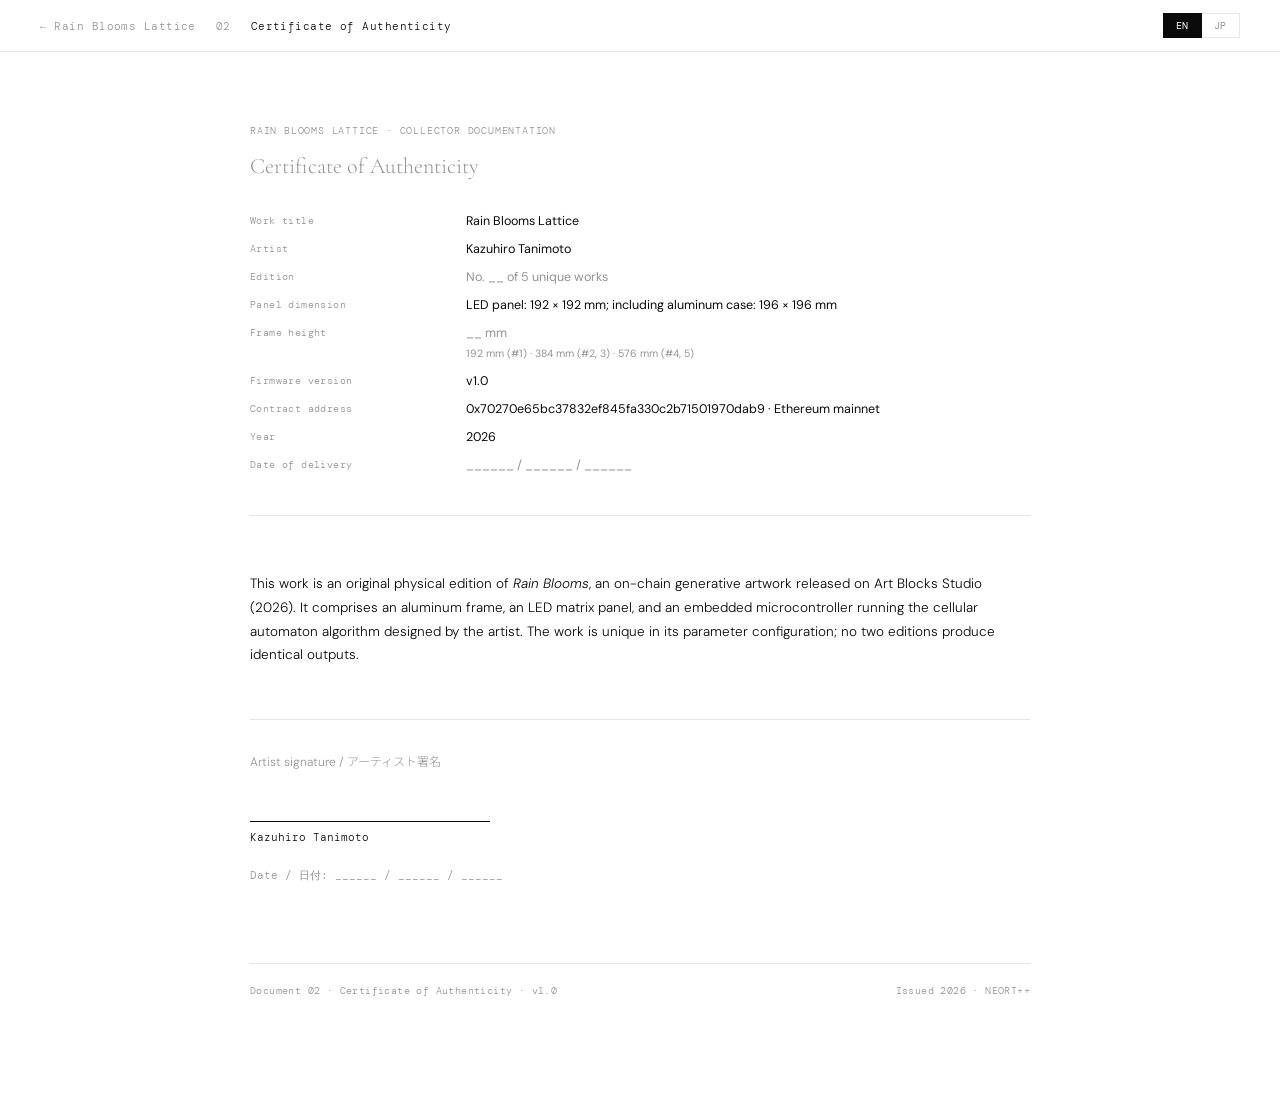
<file: docs/02_certificate_of_authenticity.html>
<!DOCTYPE html>
<html lang="en">
<head>
<meta charset="UTF-8">
<meta name="viewport" content="width=device-width, initial-scale=1.0">
<title>Certificate of Authenticity — Rain Blooms Lattice</title>
<link rel="stylesheet" href="doc.css">
</head>
<body>

<div class="doc-bar">
  <div class="doc-bar-left">
    <a href="../index.html#collector" class="doc-back">← Rain Blooms Lattice</a>
    <span class="doc-bar-num">02</span>
    <span class="doc-bar-title">Certificate of Authenticity · 真正性証明書</span>
  </div>
  <div class="doc-bar-right">
    <button class="lang-btn active" data-lang="en" onclick="setDocLang('en')">EN</button>
    <button class="lang-btn" data-lang="ja" onclick="setDocLang('ja')">JP</button>
  </div>
</div>

<div class="doc-wrap">

  <div class="doc-header">
    <div class="doc-header-label">Rain Blooms Lattice · Collector Documentation</div>
    <h1>Certificate of Authenticity<span>真正性証明書</span></h1>
    <div class="doc-meta">
      <div class="doc-meta-row">
        <div class="doc-meta-key">Work title / 作品タイトル</div>
        <div class="doc-meta-val">Rain Blooms Lattice</div>
      </div>
      <div class="doc-meta-row">
        <div class="doc-meta-key">Artist / アーティスト</div>
        <div class="doc-meta-val">Kazuhiro Tanimoto</div>
      </div>
      <div class="doc-meta-row">
        <div class="doc-meta-key">Edition / エディション</div>
        <div class="doc-meta-val doc-meta-placeholder">No. __ of 5 unique works · 全5点中 第 __ 点</div>
      </div>
      <div class="doc-meta-row">
        <div class="doc-meta-key">Panel dimension / パネル寸法</div>
        <div class="doc-meta-val">LED panel: 192 × 192 mm; including aluminum case: 196 × 196 mm<br><span style="color:var(--muted);font-size:11.5px;">LEDパネル単体：192 mm × 192 mm、アルミケース込み：196 mm × 196 mm</span></div>
      </div>
      <div class="doc-meta-row">
        <div class="doc-meta-key">Frame height / フレーム高さ</div>
        <div class="doc-meta-val doc-meta-placeholder">__ mm<br><span style="font-size:10.5px;color:var(--muted);">192 mm (#1) · 384 mm (#2, 3) · 576 mm (#4, 5)</span></div>
      </div>
      <div class="doc-meta-row">
        <div class="doc-meta-key">Firmware version / ファームウェア</div>
        <div class="doc-meta-val">v1.0</div>
      </div>
      <div class="doc-meta-row">
        <div class="doc-meta-key">Contract address</div>
        <div class="doc-meta-val">0x70270e65bc37832ef845fa330c2b71501970dab9 · Ethereum mainnet</div>
      </div>
      <div class="doc-meta-row">
        <div class="doc-meta-key">Year / 制作年</div>
        <div class="doc-meta-val">2026</div>
      </div>
      <div class="doc-meta-row">
        <div class="doc-meta-key">Date of delivery / 納品日</div>
        <div class="doc-meta-val doc-meta-placeholder">______ / ______ / ______</div>
      </div>
    </div>
  </div>

  <div class="doc-section">
    <p class="doc-body">
      This work is an original physical edition of <em>Rain Blooms</em>, an on-chain generative artwork released on Art Blocks Studio (2026). It comprises an aluminum frame, an LED matrix panel, and an embedded microcontroller running the cellular automaton algorithm designed by the artist. The work is unique in its parameter configuration; no two editions produce identical outputs.
    </p>
    <hr class="doc-lang-divider">
    <p class="doc-body ja">
      本作品は、2026年にArt Blocks Studioにてリリースされたオンチェーン・ジェネレイティブアート《Rain Blooms》のフィジカルエディションのオリジナル作品です。アルミフレーム、LEDマトリクスパネル、アーティストが設計したセルオートマトン・アルゴリズムを実行する組み込みマイコンにより構成されます。本作品はパラメータ設定において固有であり、いかなる2点のエディションも同一の出力を生成しません。
    </p>
  </div>

  <div class="doc-signature">
    <p class="doc-body" style="font-size:12px;color:var(--muted);">Artist signature / アーティスト署名</p>
    <div class="doc-signature-line"></div>
    <div class="doc-signature-name">Kazuhiro Tanimoto</div>
    <div style="margin-top:24px;font-family:var(--mono);font-size:11px;color:var(--muted);">
      Date / 日付: <span class="doc-meta-placeholder">______ / ______ / ______</span>
    </div>
  </div>

  <div class="doc-footer">
    <span>Document 02 · Certificate of Authenticity · v1.0</span>
    <span>Issued 2026 · NEORT++</span>
  </div>

</div>
<script src="doc-lang.js"></script>
</body>
</html>
</file>
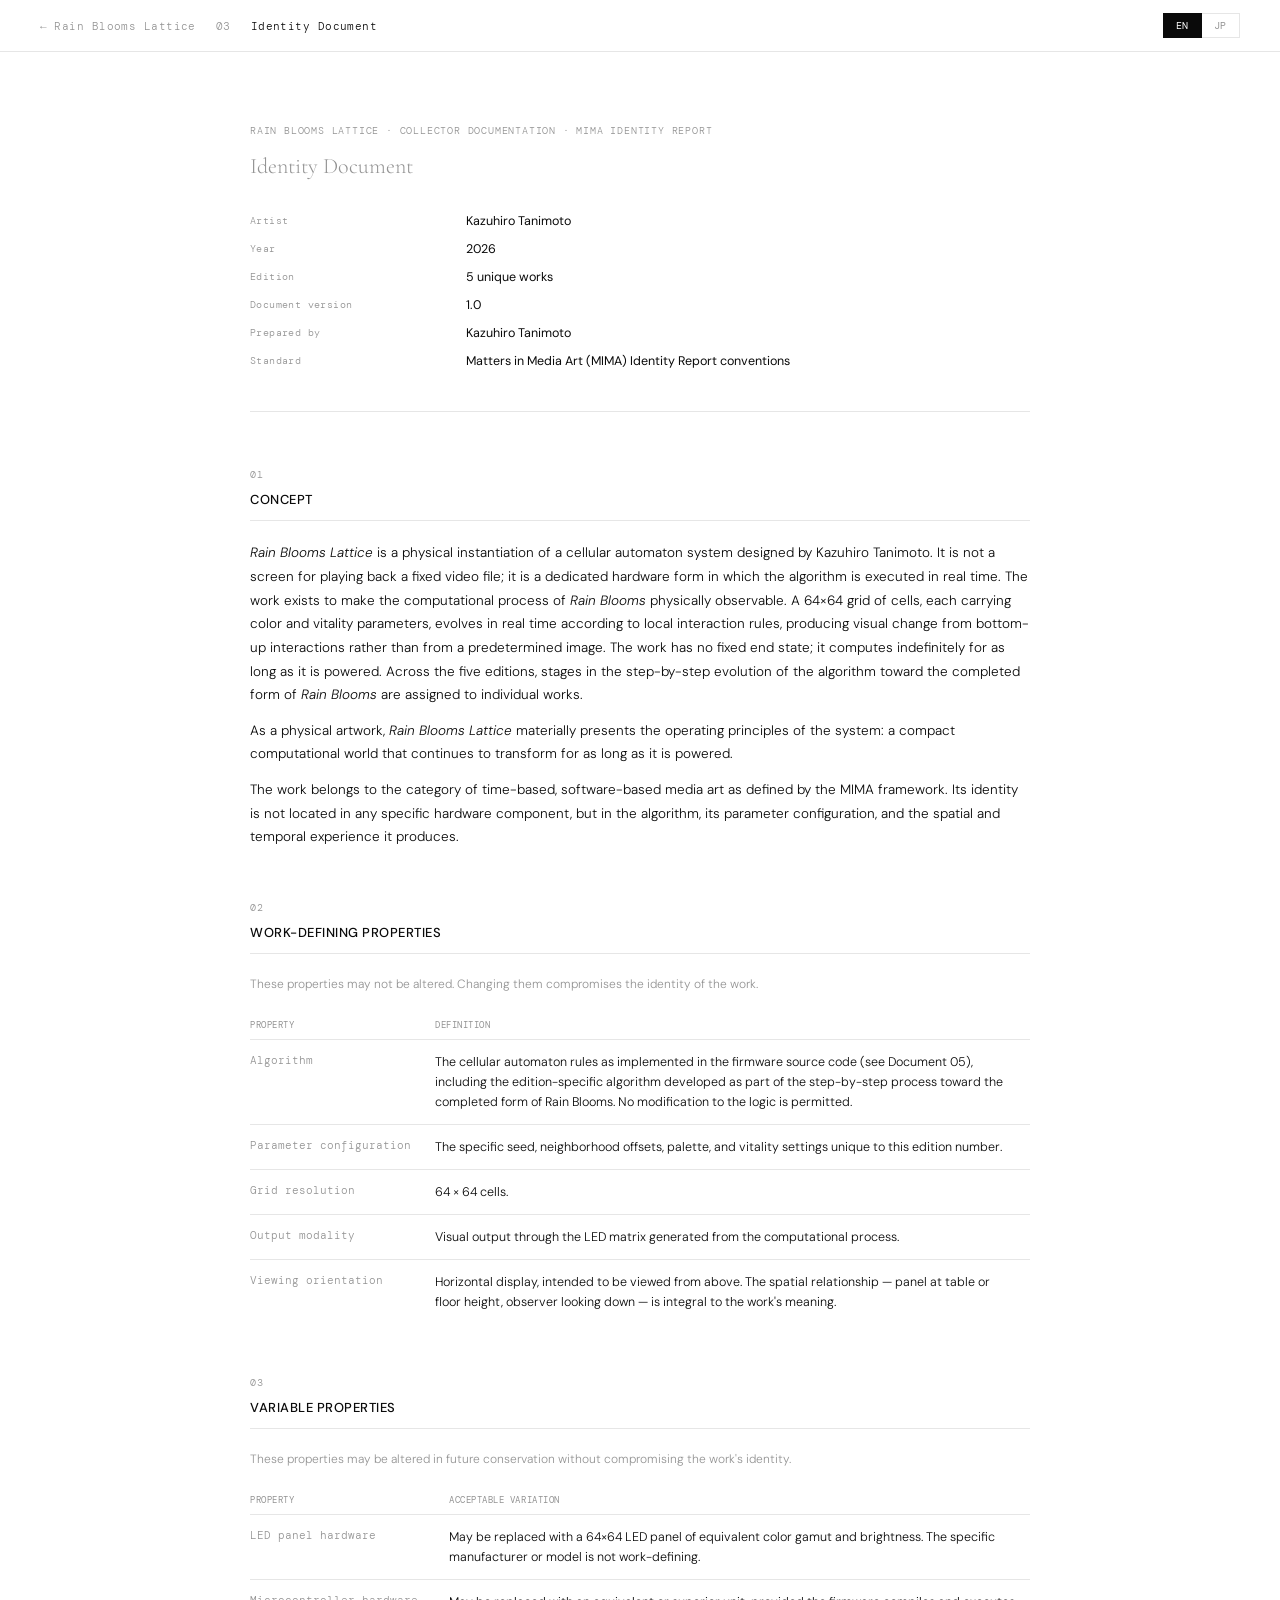
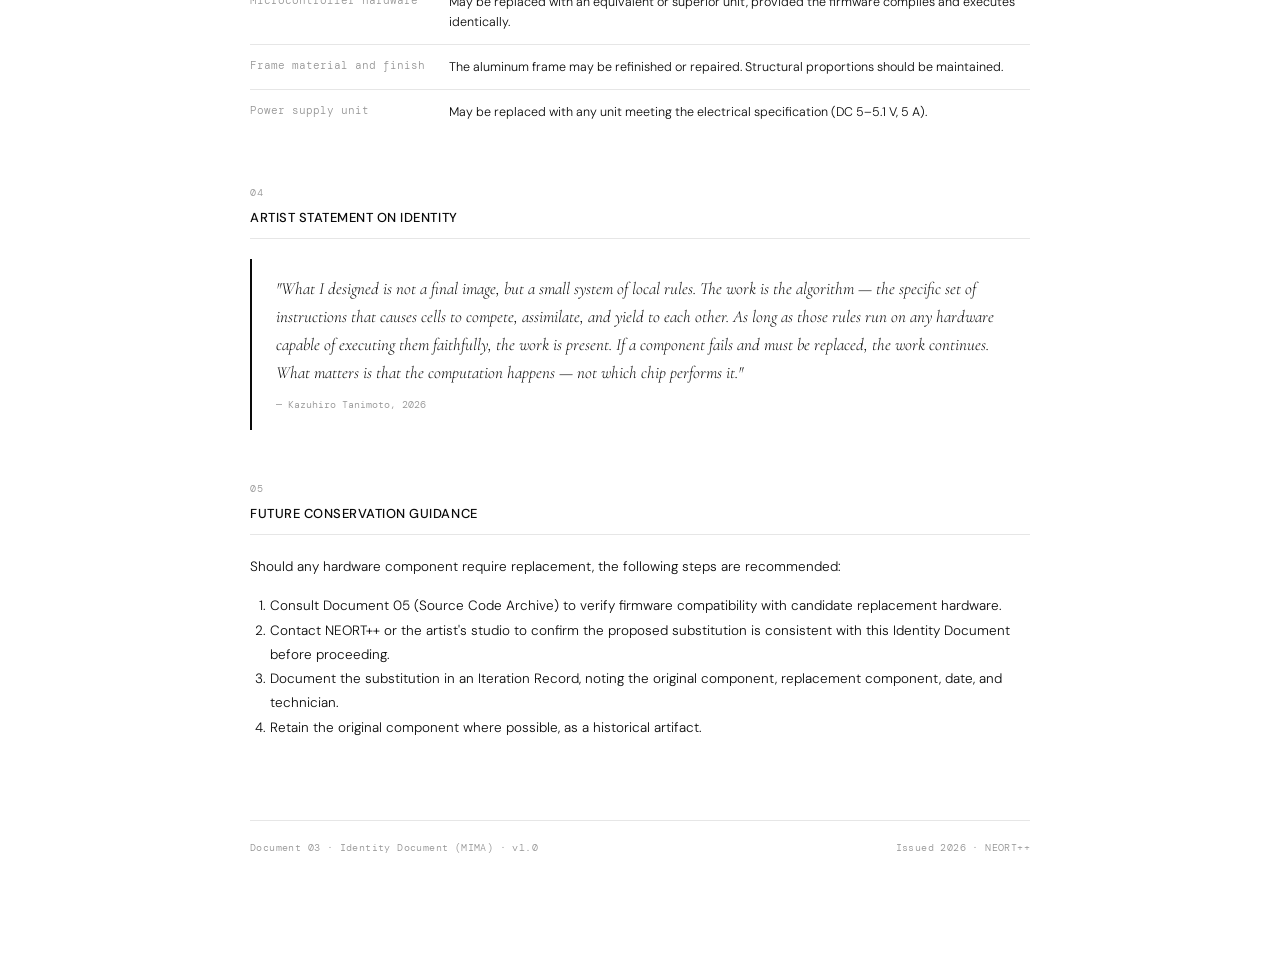
<file: docs/03_identity_document.html>
<!DOCTYPE html>
<html lang="en">
<head>
<meta charset="UTF-8">
<meta name="viewport" content="width=device-width, initial-scale=1.0">
<title>Identity Document — Rain Blooms Lattice</title>
<link rel="stylesheet" href="doc.css">
</head>
<body>

<div class="doc-bar">
  <div class="doc-bar-left">
    <a href="../index.html#collector" class="doc-back">← Rain Blooms Lattice</a>
    <span class="doc-bar-num">03</span>
    <span class="doc-bar-title">Identity Document · 作品同一性文書</span>
  </div>
  <div class="doc-bar-right">
    <button class="lang-btn active" data-lang="en" onclick="setDocLang('en')">EN</button>
    <button class="lang-btn" data-lang="ja" onclick="setDocLang('ja')">JP</button>
  </div>
</div>

<div class="doc-wrap">

  <div class="doc-header">
    <div class="doc-header-label">Rain Blooms Lattice · Collector Documentation · MIMA Identity Report</div>
    <h1>Identity Document<span>作品同一性文書</span></h1>
    <div class="doc-meta">
      <div class="doc-meta-row">
        <div class="doc-meta-key">Artist / アーティスト</div>
        <div class="doc-meta-val">Kazuhiro Tanimoto</div>
      </div>
      <div class="doc-meta-row">
        <div class="doc-meta-key">Year / 制作年</div>
        <div class="doc-meta-val">2026</div>
      </div>
      <div class="doc-meta-row">
        <div class="doc-meta-key">Edition / エディション</div>
        <div class="doc-meta-val">5 unique works / 全5点（固有）</div>
      </div>
      <div class="doc-meta-row">
        <div class="doc-meta-key">Document version</div>
        <div class="doc-meta-val">1.0</div>
      </div>
      <div class="doc-meta-row">
        <div class="doc-meta-key">Prepared by / 作成者</div>
        <div class="doc-meta-val">Kazuhiro Tanimoto</div>
      </div>
      <div class="doc-meta-row">
        <div class="doc-meta-key">Standard / 準拠標準</div>
        <div class="doc-meta-val">Matters in Media Art (MIMA) Identity Report conventions</div>
      </div>
    </div>
  </div>

  <div class="doc-section">
    <div class="doc-section-num">01</div>
    <h2>Concept / コンセプト</h2>
    <p class="doc-body"><em>Rain Blooms Lattice</em> is a physical instantiation of a cellular automaton system designed by Kazuhiro Tanimoto. It is not a screen for playing back a fixed video file; it is a dedicated hardware form in which the algorithm is executed in real time. The work exists to make the computational process of <em>Rain Blooms</em> physically observable. A 64×64 grid of cells, each carrying color and vitality parameters, evolves in real time according to local interaction rules, producing visual change from bottom-up interactions rather than from a predetermined image. The work has no fixed end state; it computes indefinitely for as long as it is powered. Across the five editions, stages in the step-by-step evolution of the algorithm toward the completed form of <em>Rain Blooms</em> are assigned to individual works.</p>
    <p class="doc-body" style="margin-top:12px;">As a physical artwork, <em>Rain Blooms Lattice</em> materially presents the operating principles of the system: a compact computational world that continues to transform for as long as it is powered.</p>
    <p class="doc-body" style="margin-top:12px;">The work belongs to the category of time-based, software-based media art as defined by the MIMA framework. Its identity is not located in any specific hardware component, but in the algorithm, its parameter configuration, and the spatial and temporal experience it produces.</p>
    <hr class="doc-lang-divider">
    <p class="doc-body ja">《Rain Blooms Lattice》は、Kazuhiro Tanimotoが設計したセルオートマトン・システムのフィジカル実体化である。本作品は、固定された動画ファイルを再生するスクリーンではなく、アルゴリズムを専用ハードウェア上でリアルタイムに実行する物理的な形態である。本作品は、《Rain Blooms》の計算過程を物理的に観察可能にするために存在する。色彩とバイタリティのパラメータを持つ64×64グリッドのセルが、局所的な相互作用ルールに従ってリアルタイムで進化し、あらかじめ定められたイメージではなく、ボトムアップな相互作用から視覚的変化が生成される。作品には固定された終端状態はなく、電源が供給されている限り計算し続ける。全5点の各エディションには、《Rain Blooms》の完成形に至るまでのアルゴリズムの段階的な進化が、それぞれ個別の作品として割り振られている。</p>
    <p class="doc-body ja" style="margin-top:10px;">物理作品としての《Rain Blooms Lattice》は、電源が供給されている限り変化し続ける小さな計算世界として、システムの動作原理を物質的に提示するものである。</p>
    <p class="doc-body ja" style="margin-top:10px;">本作品は、MIMAフレームワークが定義するタイムベース・ソフトウェアベース・メディアアートの範疇に属する。その同一性はいかなる特定のハードウェア・コンポーネントにも存在せず、アルゴリズム、そのパラメータ設定、および作品が生成する空間的・時間的体験に宿る。</p>
  </div>

  <div class="doc-section">
    <div class="doc-section-num">02</div>
    <h2>Work-Defining Properties / 作品を定義する本質的特性</h2>
    <p class="doc-body" style="font-size:12px;color:var(--muted);margin-bottom:4px;">These properties may not be altered. Changing them compromises the identity of the work. · 以下の特性は変更不可。これらを変えることは作品の同一性を損なう。</p>
    <table class="doc-table">
      <thead>
        <tr>
          <th>Property / 特性</th>
          <th>Definition / 定義</th>
        </tr>
      </thead>
      <tbody>
        <tr>
          <td>Algorithm</td>
          <td>The cellular automaton rules as implemented in the firmware source code (see Document 05), including the edition-specific algorithm developed as part of the step-by-step process toward the completed form of Rain Blooms. No modification to the logic is permitted.<br><span style="color:var(--muted);font-size:11.5px;">ファームウェアのソースコード（文書05参照）に実装されたセルオートマトンのルール。《Rain Blooms》の完成形に至る段階的な制作過程で作られた、当エディション番号に固有のアルゴリズムを含む。ロジックの改変は一切認められない。</span></td>
        </tr>
        <tr>
          <td>Parameter configuration</td>
          <td>The specific seed, neighborhood offsets, palette, and vitality settings unique to this edition number.<br><span style="color:var(--muted);font-size:11.5px;">当エディション番号に固有のシード、近傍オフセット、パレット、バイタリティ設定。</span></td>
        </tr>
        <tr>
          <td>Grid resolution</td>
          <td>64 × 64 cells. · 64×64セル。</td>
        </tr>
        <tr>
          <td>Output modality</td>
          <td>Visual output through the LED matrix generated from the computational process.<br><span style="color:var(--muted);font-size:11.5px;">計算プロセスから生成される視覚（LEDマトリクス）出力。</span></td>
        </tr>
        <tr>
          <td>Viewing orientation</td>
          <td>Horizontal display, intended to be viewed from above. The spatial relationship — panel at table or floor height, observer looking down — is integral to the work's meaning.<br><span style="color:var(--muted);font-size:11.5px;">水平設置、上面から見下ろして鑑賞する。腰または床の高さに置かれたパネルを上から覗き込む空間的関係性は作品の意味に不可欠である。</span></td>
        </tr>
      </tbody>
    </table>
  </div>

  <div class="doc-section">
    <div class="doc-section-num">03</div>
    <h2>Variable Properties / 変更可能な特性</h2>
    <p class="doc-body" style="font-size:12px;color:var(--muted);margin-bottom:4px;">These properties may be altered in future conservation without compromising the work's identity. · 以下の特性は、作品の同一性を損なうことなく将来の保存・修復において変更が可能である。</p>
    <table class="doc-table">
      <thead>
        <tr>
          <th>Property / 特性</th>
          <th>Acceptable variation / 許容される変更</th>
        </tr>
      </thead>
      <tbody>
        <tr>
          <td>LED panel hardware</td>
          <td>May be replaced with a 64×64 LED panel of equivalent color gamut and brightness. The specific manufacturer or model is not work-defining.<br><span style="color:var(--muted);font-size:11.5px;">64×64 LED固定で、同等の色域・輝度特性を持つパネルへの交換が可能。特定のメーカーやモデルは作品を定義しない。</span></td>
        </tr>
        <tr>
          <td>Microcontroller hardware</td>
          <td>May be replaced with an equivalent or superior unit, provided the firmware compiles and executes identically.<br><span style="color:var(--muted);font-size:11.5px;">ファームウェアが同一にコンパイル・実行される条件のもと、同等以上の処理能力を持つマイコンへの交換が可能。</span></td>
        </tr>
        <tr>
          <td>Frame material and finish</td>
          <td>The aluminum frame may be refinished or repaired. Structural proportions should be maintained.<br><span style="color:var(--muted);font-size:11.5px;">アルミフレームの再仕上げや修復は可能。構造的な比率は維持すること。</span></td>
        </tr>
        <tr>
          <td>Power supply unit</td>
          <td>May be replaced with any unit meeting the electrical specification (DC 5–5.1 V, 5 A).<br><span style="color:var(--muted);font-size:11.5px;">電気仕様（DC 5–5.1V、5A）を満たす任意のユニットへの交換が可能。</span></td>
        </tr>
      </tbody>
    </table>
  </div>

  <div class="doc-section">
    <div class="doc-section-num">04</div>
    <h2>Artist Statement on Identity / 同一性に関するアーティストの声明</h2>
    <blockquote class="doc-quote">
      "What I designed is not a final image, but a small system of local rules. The work is the algorithm — the specific set of instructions that causes cells to compete, assimilate, and yield to each other. As long as those rules run on any hardware capable of executing them faithfully, the work is present. If a component fails and must be replaced, the work continues. What matters is that the computation happens — not which chip performs it."
      <div class="doc-quote-attr">— Kazuhiro Tanimoto, 2026</div>
    </blockquote>
    <blockquote class="doc-quote" style="font-family:var(--sans);font-size:13.5px;font-style:normal;color:var(--muted);">
      「私が設計したのは最終的なイメージではなく、局所的なルールの小さなシステムです。作品はアルゴリズムそのものです——セルが競合し、同化し、互いに譲り合うことを引き起こす特定の命令の集合です。それらのルールがそれらを忠実に実行できるあらゆるハードウェア上で動作する限り、作品は存在しています。コンポーネントが故障して交換しなければならなくなっても、作品は継続します。重要なのは計算が行われることであり、どのチップがそれを実行するかではありません。」
      <div class="doc-quote-attr">— Kazuhiro Tanimoto, 2026</div>
    </blockquote>
  </div>

  <div class="doc-section">
    <div class="doc-section-num">05</div>
    <h2>Future Conservation Guidance / 将来の保存に関するガイダンス</h2>
    <p class="doc-body">Should any hardware component require replacement, the following steps are recommended:</p>
    <ol style="margin-top:16px;padding-left:20px;font-size:13.5px;line-height:1.8;font-weight:300;">
      <li>Consult Document 05 (Source Code Archive) to verify firmware compatibility with candidate replacement hardware.</li>
      <li>Contact NEORT++ or the artist's studio to confirm the proposed substitution is consistent with this Identity Document before proceeding.</li>
      <li>Document the substitution in an Iteration Record, noting the original component, replacement component, date, and technician.</li>
      <li>Retain the original component where possible, as a historical artifact.</li>
    </ol>
    <hr class="doc-lang-divider">
    <p class="doc-body ja">ハードウェア・コンポーネントの交換が必要になった場合、以下の手順を推奨する：</p>
    <ol style="margin-top:12px;padding-left:20px;font-size:13px;line-height:1.8;font-weight:300;color:var(--muted);">
      <li>文書05（ソースコードアーカイブ）を参照し、候補となる代替ハードウェアとのファームウェア互換性を確認する。</li>
      <li>交換を実施する前に、NEORT++またはアーティストのスタジオに連絡し、提案された代替品が本同一性文書と整合していることを確認する。</li>
      <li>元のコンポーネント、交換コンポーネント、日付、技術者を記録したイテレーション記録に代替情報を記録する。</li>
      <li>可能であれば、元のコンポーネントを歴史的資料として保管する。</li>
    </ol>
  </div>

  <div class="doc-footer">
    <span>Document 03 · Identity Document (MIMA) · v1.0</span>
    <span>Issued 2026 · NEORT++</span>
  </div>

</div>
<script src="doc-lang.js"></script>
</body>
</html>
</file>
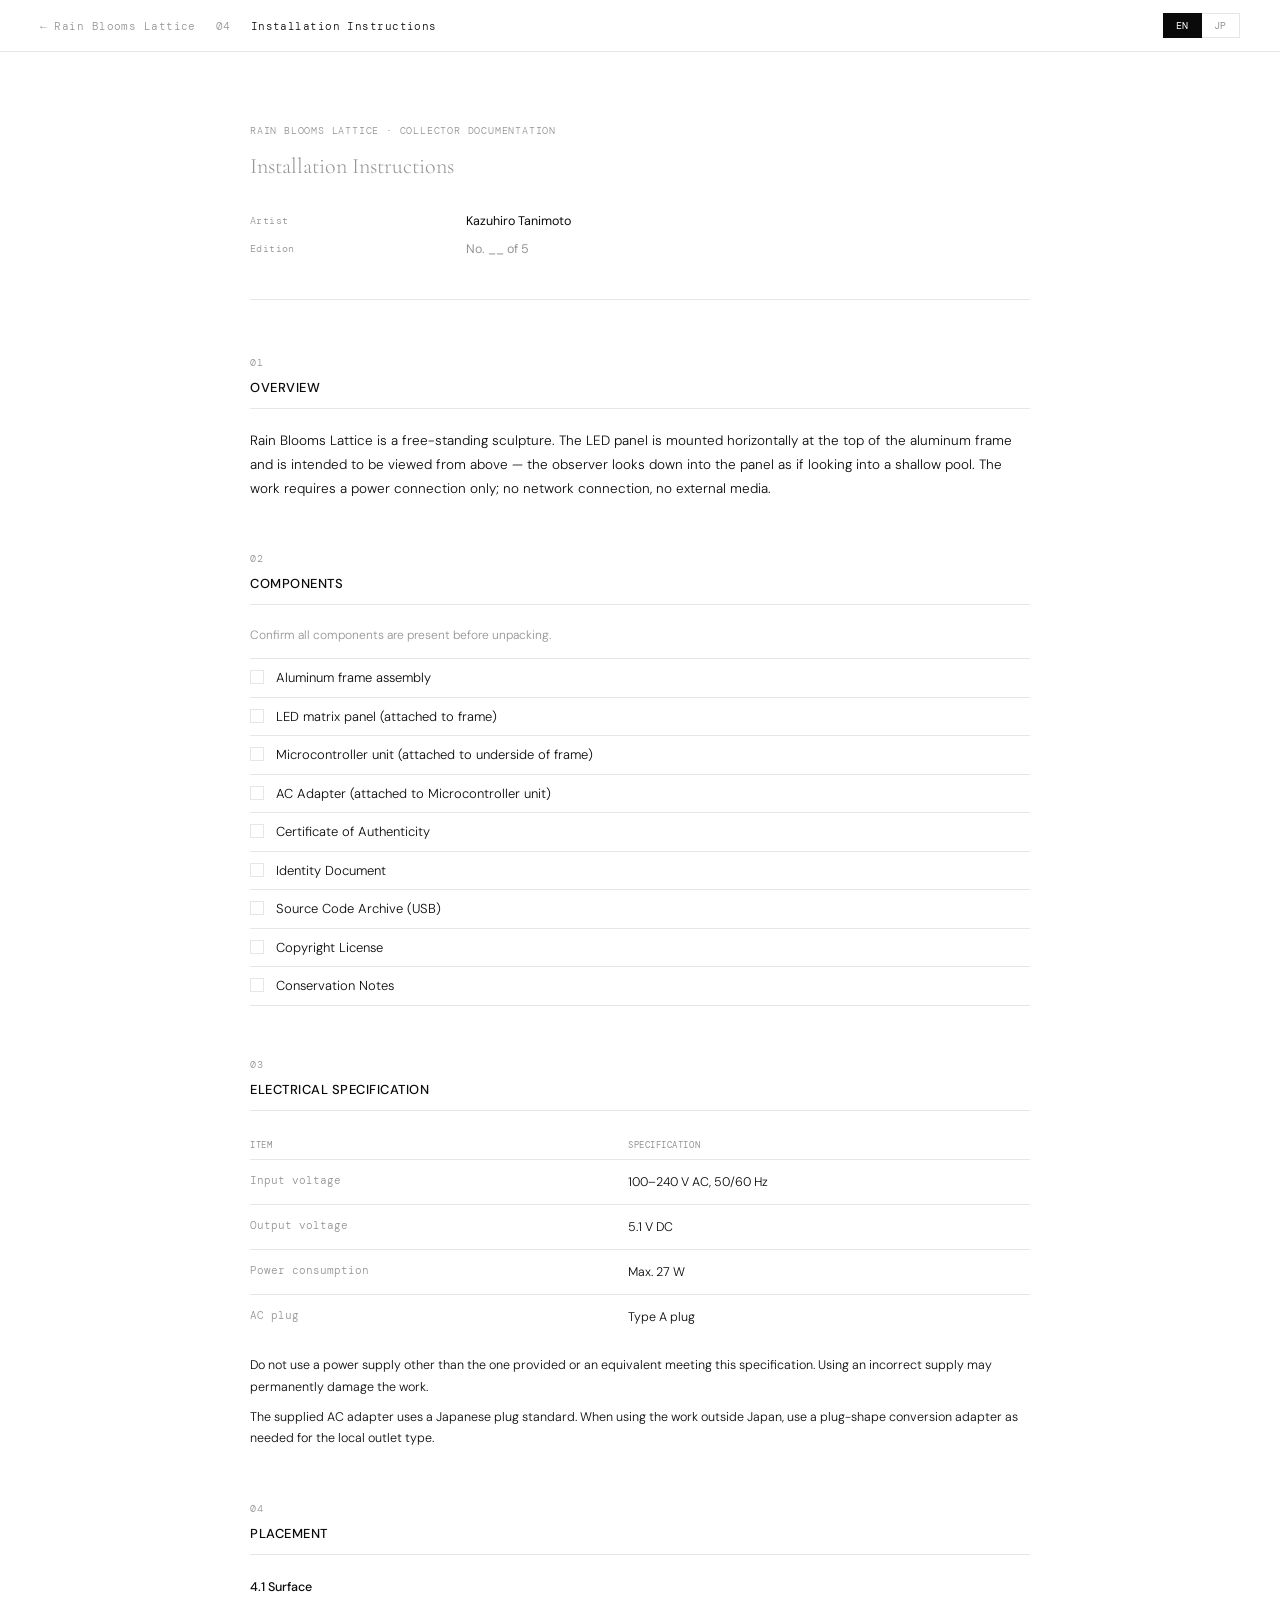
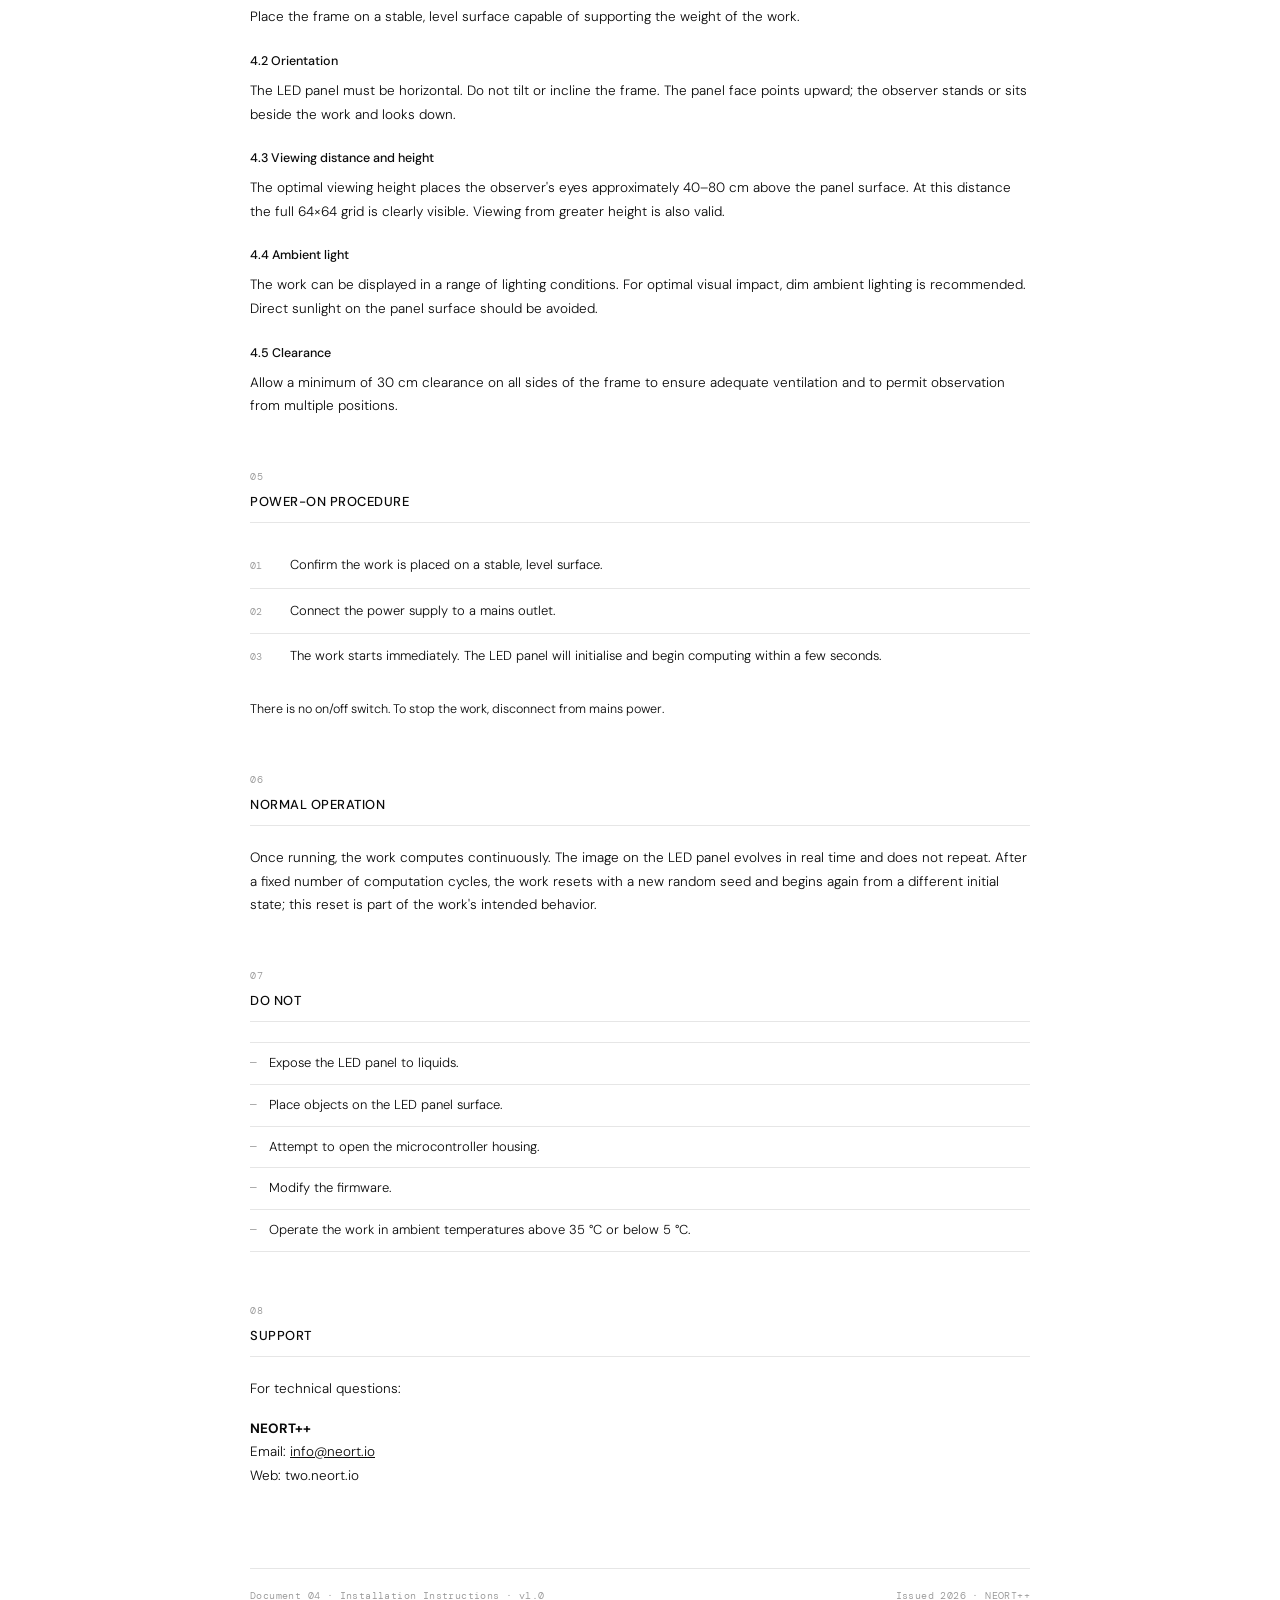
<file: docs/04_installation_instructions.html>
<!DOCTYPE html>
<html lang="en">
<head>
<meta charset="UTF-8">
<meta name="viewport" content="width=device-width, initial-scale=1.0">
<title>Installation Instructions — Rain Blooms Lattice</title>
<link rel="stylesheet" href="doc.css">
</head>
<body>

<div class="doc-bar">
  <div class="doc-bar-left">
    <a href="../index.html#collector" class="doc-back">← Rain Blooms Lattice</a>
    <span class="doc-bar-num">04</span>
    <span class="doc-bar-title">Installation Instructions · 展示インストラクション</span>
  </div>
  <div class="doc-bar-right">
    <button class="lang-btn active" data-lang="en" onclick="setDocLang('en')">EN</button>
    <button class="lang-btn" data-lang="ja" onclick="setDocLang('ja')">JP</button>
  </div>
</div>

<div class="doc-wrap">

  <div class="doc-header">
    <div class="doc-header-label">Rain Blooms Lattice · Collector Documentation</div>
    <h1>Installation Instructions<span>展示インストラクション</span></h1>
    <div class="doc-meta">
      <div class="doc-meta-row">
        <div class="doc-meta-key">Artist / アーティスト</div>
        <div class="doc-meta-val">Kazuhiro Tanimoto</div>
      </div>
      <div class="doc-meta-row">
        <div class="doc-meta-key">Edition / エディション</div>
        <div class="doc-meta-val doc-meta-placeholder">No. __ of 5</div>
      </div>
    </div>
  </div>

  <div class="doc-section">
    <div class="doc-section-num">01</div>
    <h2>Overview / 概要</h2>
    <p class="doc-body">Rain Blooms Lattice is a free-standing sculpture. The LED panel is mounted horizontally at the top of the aluminum frame and is intended to be viewed from above — the observer looks down into the panel as if looking into a shallow pool. The work requires a power connection only; no network connection, no external media.</p>
    <hr class="doc-lang-divider">
    <p class="doc-body ja">《Rain Blooms Lattice》は自立型の彫刻です。LEDパネルはアルミフレームの上部に水平に取り付けられており、上面から——浅い水盤を覗き込むように——鑑賞することを意図しています。電源への接続のみ必要であり、ネットワーク接続や外部メディアは不要です。</p>
  </div>

  <div class="doc-section">
    <div class="doc-section-num">02</div>
    <h2>Components / 構成部品</h2>
    <p class="doc-body" style="font-size:12px;color:var(--muted);">Confirm all components are present before unpacking. · 梱包を開く前に、以下のコンポーネントがすべて揃っていることを確認してください。</p>
    <ul class="doc-checklist">
      <li><div class="doc-check-box"></div>Aluminum frame assembly / アルミフレーム一式</li>
      <li><div class="doc-check-box"></div>LED matrix panel (attached to frame) / LEDマトリクスパネル（フレームに取り付け済み）</li>
      <li><div class="doc-check-box"></div>Microcontroller unit (attached to underside of frame) / マイコンユニット（フレーム裏面に取り付け済み）</li>
      <li><div class="doc-check-box"></div>AC Adapter (attached to Microcontroller unit) / ACアダプター（マイコンユニットに接続済み）</li>
      <li><div class="doc-check-box"></div>Certificate of Authenticity / 真正性証明書</li>
      <li><div class="doc-check-box"></div>Identity Document / 作品同一性文書</li>
      <li><div class="doc-check-box"></div>Source Code Archive (USB) / ソースコードアーカイブ（USB）</li>
      <li><div class="doc-check-box"></div>Copyright License / 著作権ライセンス</li>
      <li><div class="doc-check-box"></div>Conservation Notes / 保存ノート</li>
    </ul>
  </div>

  <div class="doc-section">
    <div class="doc-section-num">03</div>
    <h2>Electrical Specification / 電気仕様</h2>
    <table class="doc-table">
      <thead><tr><th>Item / 項目</th><th>Specification / 仕様</th></tr></thead>
      <tbody>
        <tr><td>Input voltage / 入力電圧</td><td>100–240 V AC, 50/60 Hz</td></tr>
        <tr><td>Output voltage / 出力電圧</td><td>5.1 V DC</td></tr>
        <tr><td>Power consumption / 消費電力</td><td>Max. 27 W</td></tr>
        <tr><td>AC plug / ACプラグ</td><td>Type A plug / Aタイププラグ</td></tr>
      </tbody>
    </table>
    <p class="doc-body" style="margin-top:16px;font-size:12.5px;">Do not use a power supply other than the one provided or an equivalent meeting this specification. Using an incorrect supply may permanently damage the work.</p>
    <p class="doc-body" style="margin-top:8px;font-size:12.5px;">The supplied AC adapter uses a Japanese plug standard. When using the work outside Japan, use a plug-shape conversion adapter as needed for the local outlet type.</p>
    <hr class="doc-lang-divider">
    <p class="doc-body ja" style="font-size:12px;">付属の電源ユニット、またはこの仕様を満たす同等品以外の電源は使用しないでください。不適切な電源の使用は作品に恒久的な損傷を与える可能性があります。</p>
    <p class="doc-body ja" style="margin-top:8px;font-size:12px;">付属のACアダプターは日本国内向けのプラグ規格です。日本国外で使用する場合は、現地のコンセント形状に応じて、必要に応じて形状変換アダプターを使用してください。</p>
  </div>

  <div class="doc-section">
    <div class="doc-section-num">04</div>
    <h2>Placement / 設置</h2>

    <h3>4.1 Surface / 設置面</h3>
    <p class="doc-body">Place the frame on a stable, level surface capable of supporting the weight of the work.</p>
    <p class="doc-body ja">フレームを安定した水平な面の上に設置してください。作品の重量を支えられる面であることを確認してください。</p>

    <h3>4.2 Orientation / 向き</h3>
    <p class="doc-body">The LED panel must be horizontal. Do not tilt or incline the frame. The panel face points upward; the observer stands or sits beside the work and looks down.</p>
    <p class="doc-body ja">LEDパネルは必ず水平にしてください。フレームを傾けたり斜めにしたりしないでください。パネル面は上向きです。鑑賞者は作品の横に立つか座り、上から覗き込みます。</p>

    <h3>4.3 Viewing distance and height / 鑑賞距離と高さ</h3>
    <p class="doc-body">The optimal viewing height places the observer's eyes approximately 40–80 cm above the panel surface. At this distance the full 64×64 grid is clearly visible. Viewing from greater height is also valid.</p>
    <p class="doc-body ja">最適な鑑賞高さは、観察者の目がパネル面から約40〜80 cmの位置です。この距離で64×64グリッド全体が明確に見えます。より高い位置からの鑑賞も適切です。</p>

    <h3>4.4 Ambient light / 周囲の明るさ</h3>
    <p class="doc-body">The work can be displayed in a range of lighting conditions. For optimal visual impact, dim ambient lighting is recommended. Direct sunlight on the panel surface should be avoided.</p>
    <p class="doc-body ja">作品はさまざまな照明条件で展示できます。最適な視覚的効果のためには、暗めの周囲光を推奨します。パネル面への直射日光は避けてください。</p>

    <h3>4.5 Clearance / 周囲のスペース</h3>
    <p class="doc-body">Allow a minimum of 30 cm clearance on all sides of the frame to ensure adequate ventilation and to permit observation from multiple positions.</p>
    <p class="doc-body ja">通気を確保し、複数の位置からの鑑賞を可能にするため、フレームの全周に最低30 cmの空間を設けてください。</p>
  </div>

  <div class="doc-section">
    <div class="doc-section-num">05</div>
    <h2>Power-On Procedure / 電源投入手順</h2>
    <ol style="margin-top:16px;padding-left:0;list-style:none;display:flex;flex-direction:column;gap:0;">
      <li style="display:grid;grid-template-columns:28px 1fr;gap:12px;padding:12px 0;border-bottom:1px solid var(--border);font-size:13px;line-height:1.6;font-weight:300;"><span style="font-family:var(--mono);font-size:10px;color:var(--muted);padding-top:3px;">01</span><span>Confirm the work is placed on a stable, level surface.<br><span style="color:var(--muted);">作品が安定した水平な面に設置されていることを確認する。</span></span></li>
      <li style="display:grid;grid-template-columns:28px 1fr;gap:12px;padding:12px 0;border-bottom:1px solid var(--border);font-size:13px;line-height:1.6;font-weight:300;"><span style="font-family:var(--mono);font-size:10px;color:var(--muted);padding-top:3px;">02</span><span>Connect the power supply to a mains outlet.<br><span style="color:var(--muted);">電源ユニットをコンセントに接続する。</span></span></li>
      <li style="display:grid;grid-template-columns:28px 1fr;gap:12px;padding:12px 0;font-size:13px;line-height:1.6;font-weight:300;"><span style="font-family:var(--mono);font-size:10px;color:var(--muted);padding-top:3px;">03</span><span>The work starts immediately. The LED panel will initialise and begin computing within a few seconds.<br><span style="color:var(--muted);">作品はただちに起動します。LEDパネルが初期化され、数秒以内に計算を開始します。</span></span></li>
    </ol>
    <p class="doc-body" style="margin-top:20px;font-size:12.5px;">There is no on/off switch. To stop the work, disconnect from mains power. · 電源スイッチはありません。作品を停止するには、コンセントから電源を抜いてください。</p>
  </div>

  <div class="doc-section">
    <div class="doc-section-num">06</div>
    <h2>Normal Operation / 通常動作</h2>
    <p class="doc-body">Once running, the work computes continuously. The image on the LED panel evolves in real time and does not repeat. After a fixed number of computation cycles, the work resets with a new random seed and begins again from a different initial state; this reset is part of the work's intended behavior.</p>
    <hr class="doc-lang-divider">
    <p class="doc-body ja">起動後、作品は継続的に計算します。LEDパネルの映像はリアルタイムで進化し、繰り返しません。固定された計算サイクル数の後、作品は新しいランダムシードでリセットし、異なる初期状態から再び始まります。このリセットは作品の意図された動作の一部です。</p>
  </div>

  <div class="doc-section">
    <div class="doc-section-num">07</div>
    <h2>Do Not / 禁止事項</h2>
    <ul class="doc-list">
      <li>Expose the LED panel to liquids. · LEDパネルに液体をかけないこと。</li>
      <li>Place objects on the LED panel surface. · LEDパネル面の上に物を置かないこと。</li>
      <li>Attempt to open the microcontroller housing. · マイコンの筐体を開けようとしないこと。</li>
      <li>Modify the firmware. · ファームウェアを改変しないこと。</li>
      <li>Operate the work in ambient temperatures above 35 °C or below 5 °C. · 周囲温度が35 °Cを超える、または5 °C未満の環境では動作させないこと。</li>
    </ul>
  </div>

  <div class="doc-section">
    <div class="doc-section-num">08</div>
    <h2>Support / サポート</h2>
    <p class="doc-body">For technical questions: · 技術的なご質問は以下までご連絡ください：</p>
    <p class="doc-body" style="margin-top:16px;"><strong>NEORT++</strong><br>Email: <a href="mailto:info@neort.io" style="color:var(--fg);">info@neort.io</a><br>Web: two.neort.io</p>
  </div>

  <div class="doc-footer">
    <span>Document 04 · Installation Instructions · v1.0</span>
    <span>Issued 2026 · NEORT++</span>
  </div>

</div>
<script src="doc-lang.js"></script>
</body>
</html>
</file>
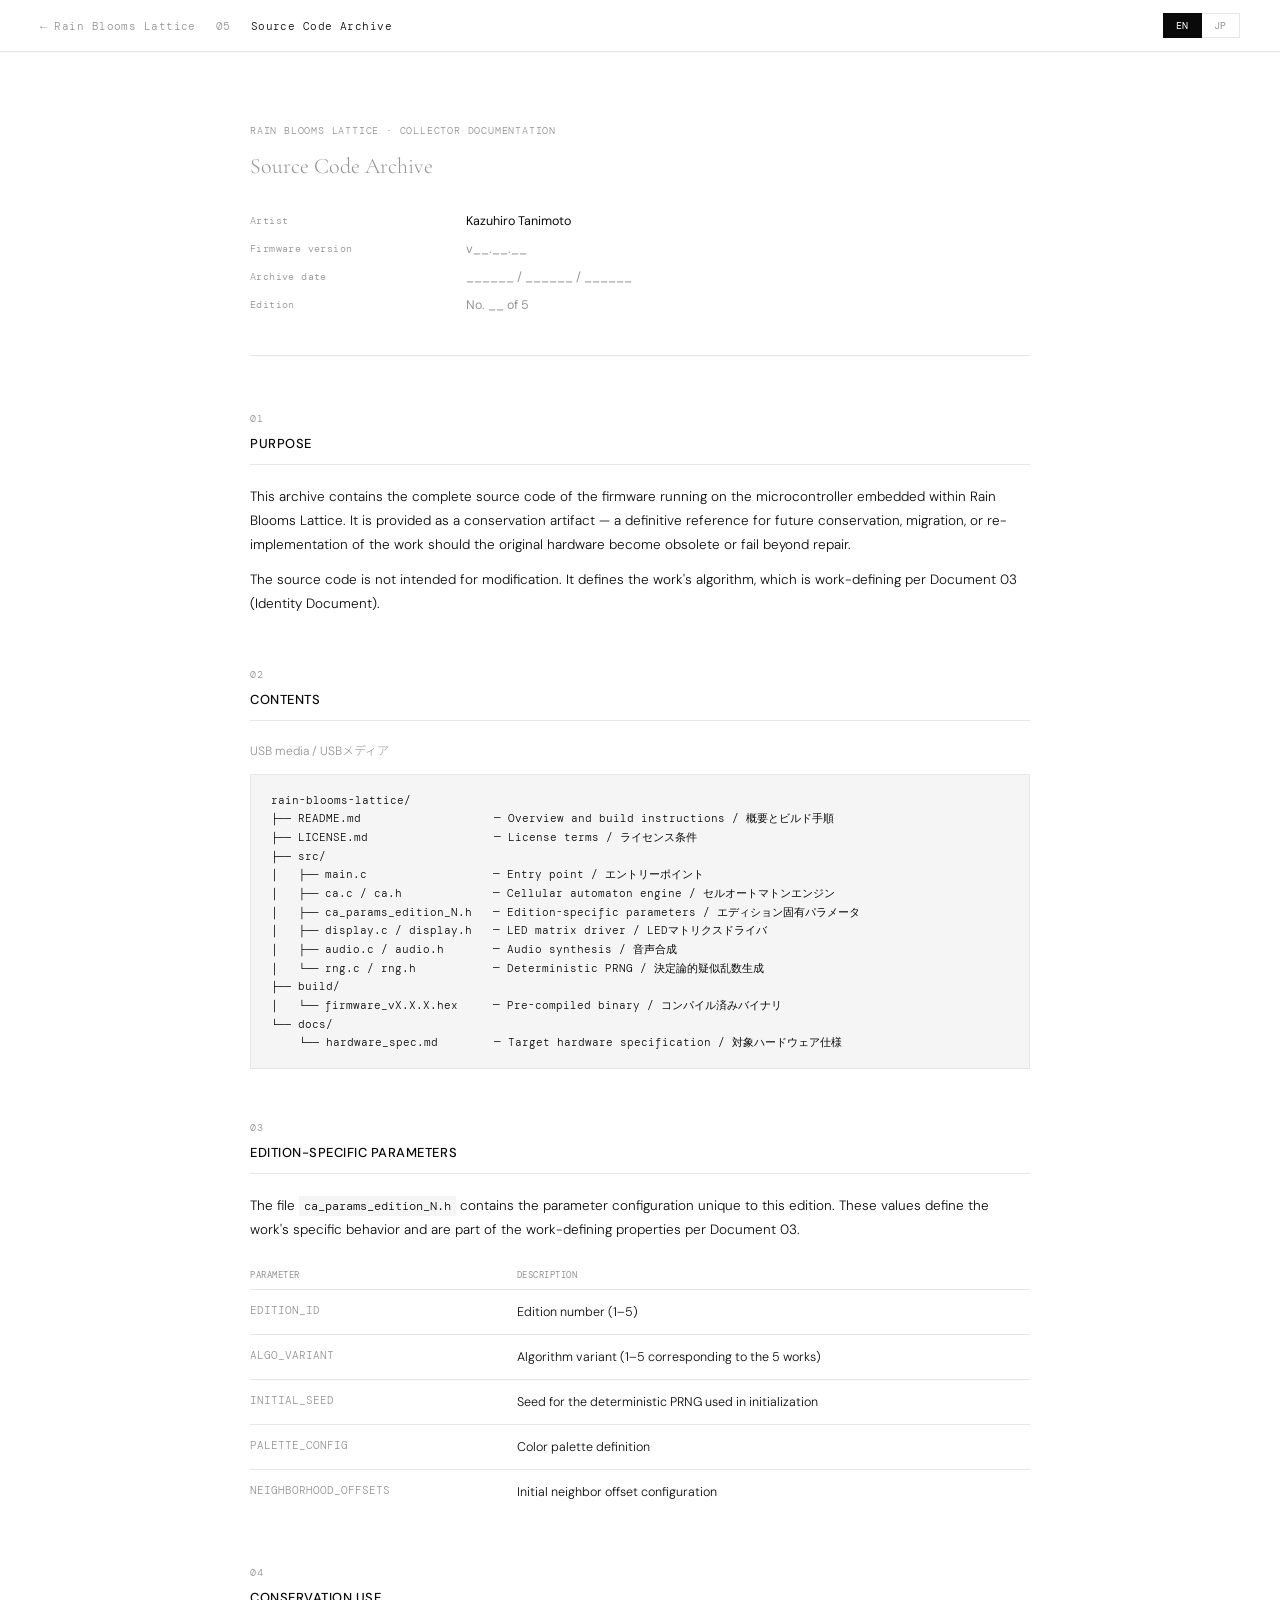
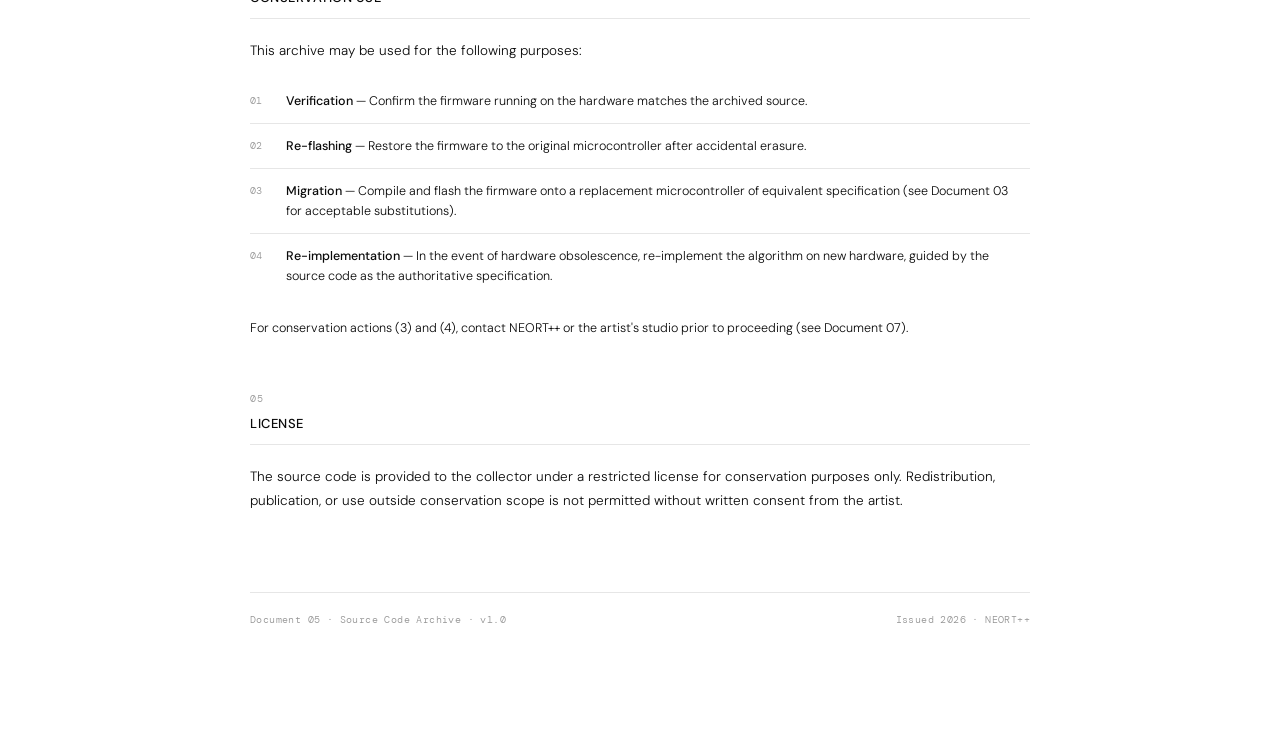
<file: docs/05_source_code_archive.html>
<!DOCTYPE html>
<html lang="en">
<head>
<meta charset="UTF-8">
<meta name="viewport" content="width=device-width, initial-scale=1.0">
<title>Source Code Archive — Rain Blooms Lattice</title>
<link rel="stylesheet" href="doc.css">
</head>
<body>

<div class="doc-bar">
  <div class="doc-bar-left">
    <a href="../index.html#collector" class="doc-back">← Rain Blooms Lattice</a>
    <span class="doc-bar-num">05</span>
    <span class="doc-bar-title">Source Code Archive · ソースコードアーカイブ</span>
  </div>
  <div class="doc-bar-right">
    <button class="lang-btn active" data-lang="en" onclick="setDocLang('en')">EN</button>
    <button class="lang-btn" data-lang="ja" onclick="setDocLang('ja')">JP</button>
  </div>
</div>

<div class="doc-wrap">

  <div class="doc-header">
    <div class="doc-header-label">Rain Blooms Lattice · Collector Documentation</div>
    <h1>Source Code Archive<span>ソースコードアーカイブ</span></h1>
    <div class="doc-meta">
      <div class="doc-meta-row">
        <div class="doc-meta-key">Artist / アーティスト</div>
        <div class="doc-meta-val">Kazuhiro Tanimoto</div>
      </div>
      <div class="doc-meta-row">
        <div class="doc-meta-key">Firmware version / ファームウェア</div>
        <div class="doc-meta-val doc-meta-placeholder">v__.__.__</div>
      </div>
      <div class="doc-meta-row">
        <div class="doc-meta-key">Archive date / アーカイブ日</div>
        <div class="doc-meta-val doc-meta-placeholder">______ / ______ / ______</div>
      </div>
      <div class="doc-meta-row">
        <div class="doc-meta-key">Edition / エディション</div>
        <div class="doc-meta-val doc-meta-placeholder">No. __ of 5</div>
      </div>
    </div>
  </div>

  <div class="doc-section">
    <div class="doc-section-num">01</div>
    <h2>Purpose / 目的</h2>
    <p class="doc-body">This archive contains the complete source code of the firmware running on the microcontroller embedded within Rain Blooms Lattice. It is provided as a conservation artifact — a definitive reference for future conservation, migration, or re-implementation of the work should the original hardware become obsolete or fail beyond repair.</p>
    <p class="doc-body" style="margin-top:12px;">The source code is not intended for modification. It defines the work's algorithm, which is work-defining per Document 03 (Identity Document).</p>
    <hr class="doc-lang-divider">
    <p class="doc-body ja">このアーカイブは、Rain Blooms Latticeの組み込みマイコン上で動作するファームウェアの完全なソースコードを収録しています。将来的にオリジナルのハードウェアが陳腐化または修復不能となった際の保存・マイグレーション・再実装のための一次資料として提供されます。</p>
    <p class="doc-body ja" style="margin-top:10px;">ソースコードは改変を意図していません。文書03（作品同一性文書）において作品定義的特性とされているアルゴリズムを定義します。</p>
  </div>

  <div class="doc-section">
    <div class="doc-section-num">02</div>
    <h2>Contents / 収録内容</h2>
    <p class="doc-body" style="font-size:12px;color:var(--muted);margin-bottom:12px;">USB media / USBメディア</p>
    <div class="doc-code">rain-blooms-lattice/
├── README.md                   — Overview and build instructions / 概要とビルド手順
├── LICENSE.md                  — License terms / ライセンス条件
├── src/
│   ├── main.c                  — Entry point / エントリーポイント
│   ├── ca.c / ca.h             — Cellular automaton engine / セルオートマトンエンジン
│   ├── ca_params_edition_N.h   — Edition-specific parameters / エディション固有パラメータ
│   ├── display.c / display.h   — LED matrix driver / LEDマトリクスドライバ
│   ├── audio.c / audio.h       — Audio synthesis / 音声合成
│   └── rng.c / rng.h           — Deterministic PRNG / 決定論的疑似乱数生成
├── build/
│   └── firmware_vX.X.X.hex     — Pre-compiled binary / コンパイル済みバイナリ
└── docs/
    └── hardware_spec.md        — Target hardware specification / 対象ハードウェア仕様</div>
  </div>

  <div class="doc-section">
    <div class="doc-section-num">03</div>
    <h2>Edition-Specific Parameters / エディション固有パラメータ</h2>
    <p class="doc-body">The file <code style="font-family:var(--mono);font-size:12px;background:#f5f5f5;padding:2px 5px;">ca_params_edition_N.h</code> contains the parameter configuration unique to this edition. These values define the work's specific behavior and are part of the work-defining properties per Document 03.</p>
    <hr class="doc-lang-divider">
    <p class="doc-body ja"><code style="font-family:var(--mono);font-size:12px;background:#f5f5f5;padding:2px 5px;">ca_params_edition_N.h</code>ファイルは、このエディションに固有のパラメータ設定を含みます。これらの値が作品固有の動作を定義し、文書03の作品定義的特性の一部を構成します。</p>
    <table class="doc-table" style="margin-top:20px;">
      <thead><tr><th>Parameter</th><th>Description</th></tr></thead>
      <tbody>
        <tr><td>EDITION_ID</td><td>Edition number (1–5) / エディション番号</td></tr>
        <tr><td>ALGO_VARIANT</td><td>Algorithm variant (1–5 corresponding to the 5 works)</td></tr>
        <tr><td>INITIAL_SEED</td><td>Seed for the deterministic PRNG used in initialization</td></tr>
        <tr><td>PALETTE_CONFIG</td><td>Color palette definition / カラーパレット定義</td></tr>
        <tr><td>NEIGHBORHOOD_OFFSETS</td><td>Initial neighbor offset configuration</td></tr>
      </tbody>
    </table>
  </div>

  <div class="doc-section">
    <div class="doc-section-num">04</div>
    <h2>Conservation Use / 保存目的での使用</h2>
    <p class="doc-body">This archive may be used for the following purposes:</p>
    <table class="doc-table" style="margin-top:16px;">
      <tbody>
        <tr>
          <td style="font-family:var(--mono);font-size:10px;color:var(--muted);white-space:nowrap;padding-top:14px;">01</td>
          <td><strong style="font-weight:500;">Verification</strong> — Confirm the firmware running on the hardware matches the archived source.<br><span style="color:var(--muted);font-size:12px;">検証 — ハードウェア上で動作するファームウェアがアーカイブされたソースと一致することを確認する。</span></td>
        </tr>
        <tr>
          <td style="font-family:var(--mono);font-size:10px;color:var(--muted);white-space:nowrap;padding-top:14px;">02</td>
          <td><strong style="font-weight:500;">Re-flashing</strong> — Restore the firmware to the original microcontroller after accidental erasure.<br><span style="color:var(--muted);font-size:12px;">再書き込み — 誤消去後にオリジナルのマイコンへファームウェアを復元する。</span></td>
        </tr>
        <tr>
          <td style="font-family:var(--mono);font-size:10px;color:var(--muted);white-space:nowrap;padding-top:14px;">03</td>
          <td><strong style="font-weight:500;">Migration</strong> — Compile and flash the firmware onto a replacement microcontroller of equivalent specification (see Document 03 for acceptable substitutions).<br><span style="color:var(--muted);font-size:12px;">マイグレーション — 同等仕様の代替マイコンにファームウェアをコンパイル・書き込む（許容される代替については文書03参照）。</span></td>
        </tr>
        <tr>
          <td style="font-family:var(--mono);font-size:10px;color:var(--muted);white-space:nowrap;padding-top:14px;">04</td>
          <td><strong style="font-weight:500;">Re-implementation</strong> — In the event of hardware obsolescence, re-implement the algorithm on new hardware, guided by the source code as the authoritative specification.<br><span style="color:var(--muted);font-size:12px;">再実装 — ハードウェアの陳腐化に際し、ソースコードを権威ある仕様書として用いて新しいハードウェア上にアルゴリズムを再実装する。</span></td>
        </tr>
      </tbody>
    </table>
    <p class="doc-body" style="margin-top:20px;font-size:12.5px;">For conservation actions (3) and (4), contact NEORT++ or the artist's studio prior to proceeding (see Document 07). · 保存行為（3）および（4）については、実施前にNEORT++またはアーティストのスタジオに連絡すること（文書07参照）。</p>
  </div>

  <div class="doc-section">
    <div class="doc-section-num">05</div>
    <h2>License / ライセンス</h2>
    <p class="doc-body">The source code is provided to the collector under a restricted license for conservation purposes only. Redistribution, publication, or use outside conservation scope is not permitted without written consent from the artist.</p>
    <hr class="doc-lang-divider">
    <p class="doc-body ja">ソースコードは、保存目的のみに限定した制限付きライセンスのもとでコレクターに提供されます。アーティストの書面による同意なしに、保存範囲外での再配布、公開、または使用は許可されません。</p>
  </div>

  <div class="doc-footer">
    <span>Document 05 · Source Code Archive · v1.0</span>
    <span>Issued 2026 · NEORT++</span>
  </div>

</div>
<script src="doc-lang.js"></script>
</body>
</html>
</file>
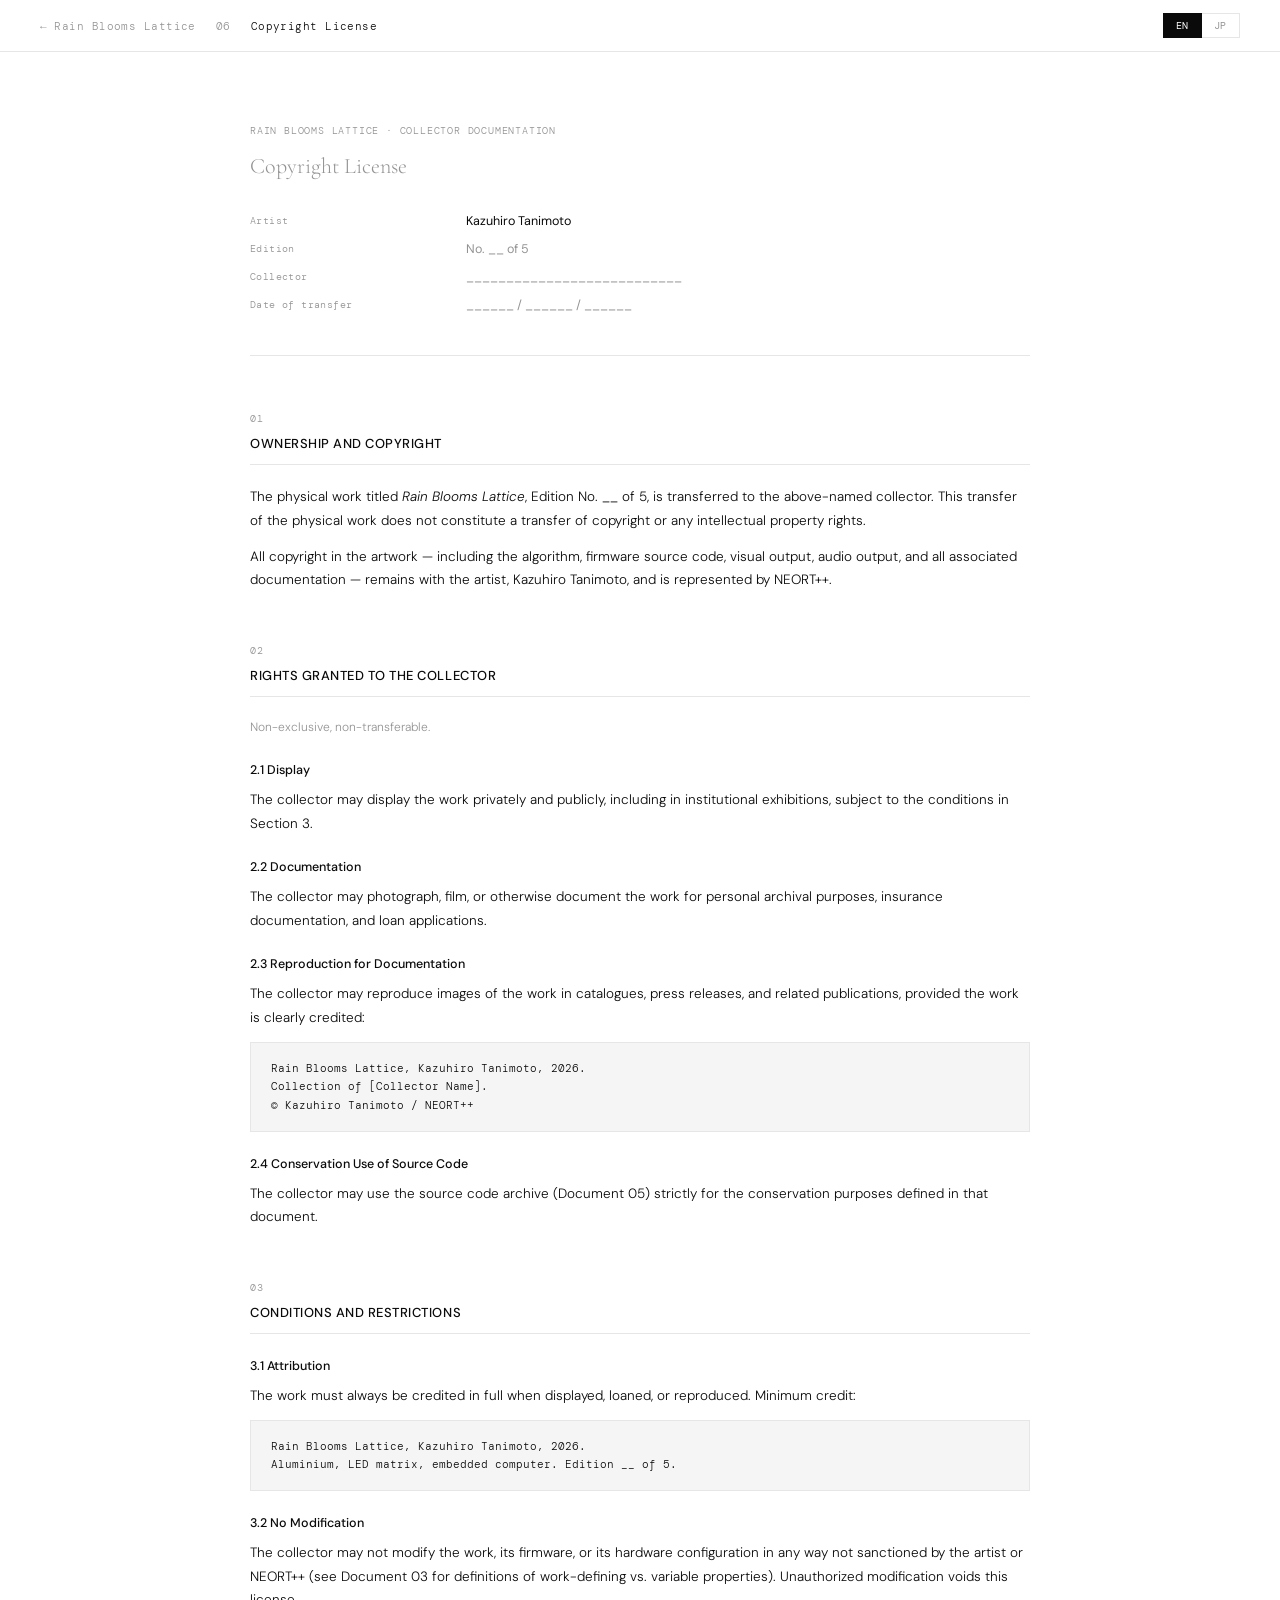
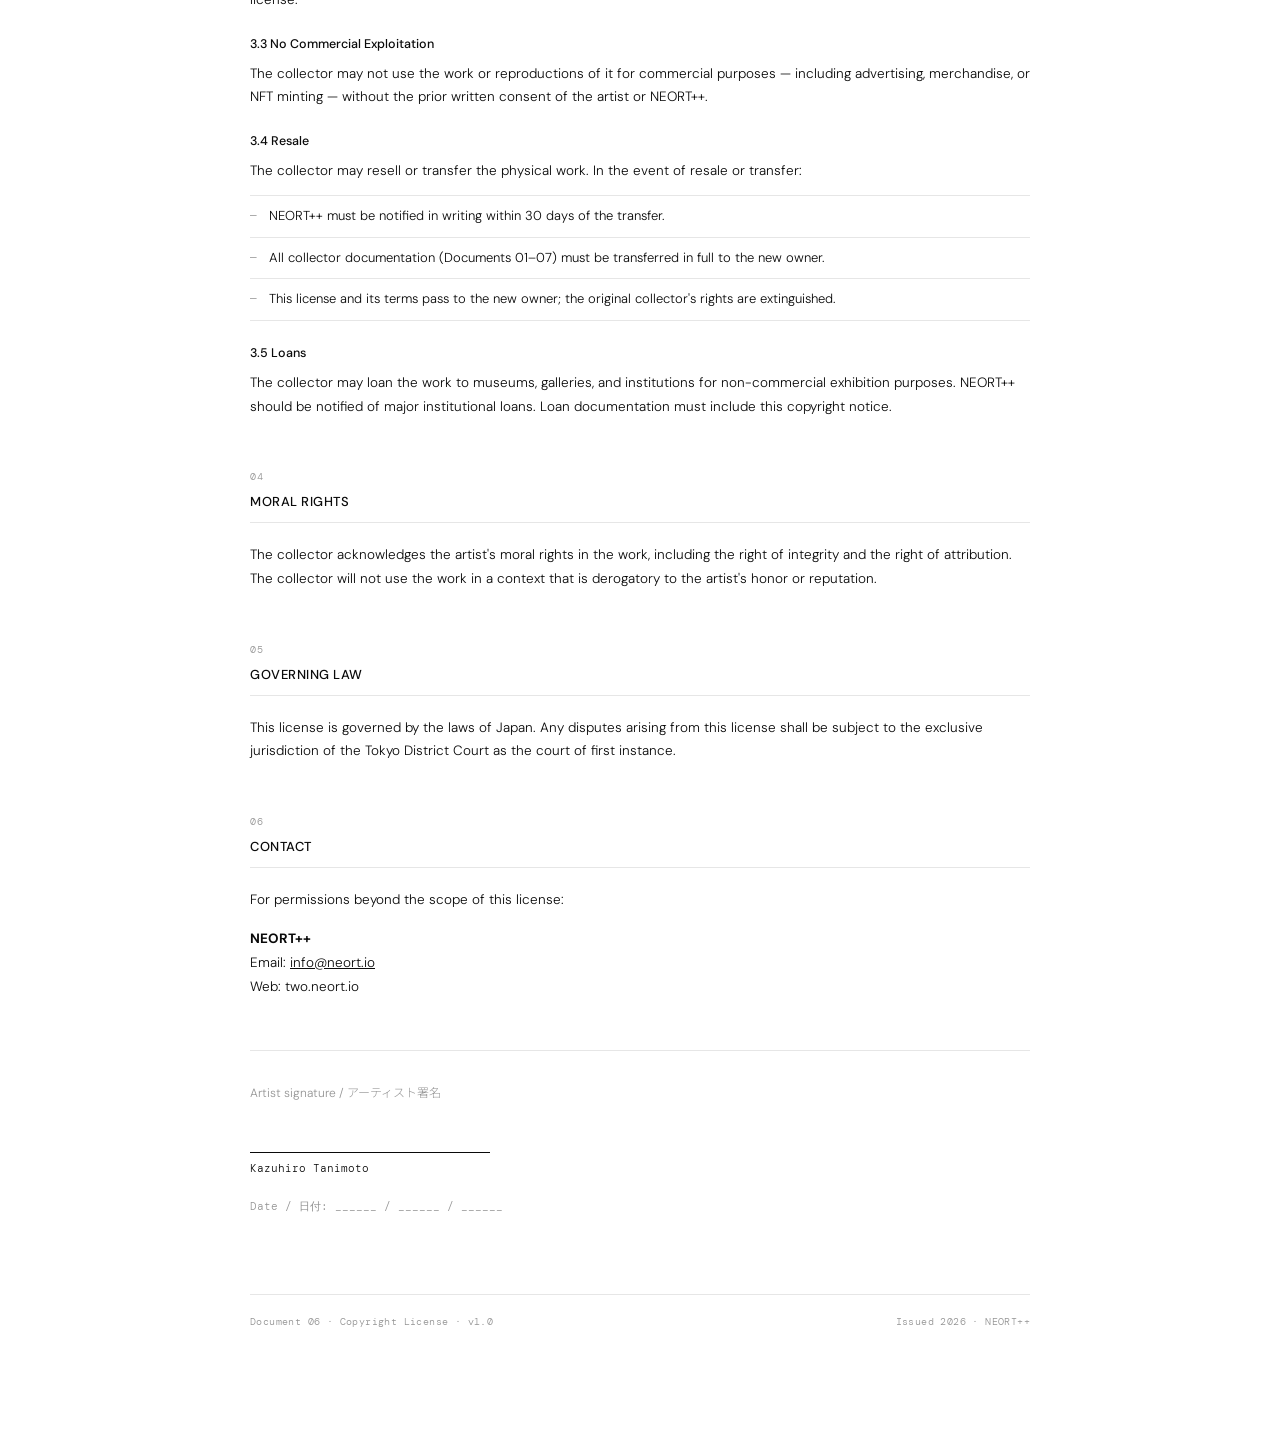
<file: docs/06_copyright_license.html>
<!DOCTYPE html>
<html lang="en">
<head>
<meta charset="UTF-8">
<meta name="viewport" content="width=device-width, initial-scale=1.0">
<title>Copyright License — Rain Blooms Lattice</title>
<link rel="stylesheet" href="doc.css">
</head>
<body>

<div class="doc-bar">
  <div class="doc-bar-left">
    <a href="../index.html#collector" class="doc-back">← Rain Blooms Lattice</a>
    <span class="doc-bar-num">06</span>
    <span class="doc-bar-title">Copyright License · 著作権ライセンス</span>
  </div>
  <div class="doc-bar-right">
    <button class="lang-btn active" data-lang="en" onclick="setDocLang('en')">EN</button>
    <button class="lang-btn" data-lang="ja" onclick="setDocLang('ja')">JP</button>
  </div>
</div>

<div class="doc-wrap">

  <div class="doc-header">
    <div class="doc-header-label">Rain Blooms Lattice · Collector Documentation</div>
    <h1>Copyright License<span>著作権ライセンス</span></h1>
    <div class="doc-meta">
      <div class="doc-meta-row">
        <div class="doc-meta-key">Artist / アーティスト</div>
        <div class="doc-meta-val">Kazuhiro Tanimoto</div>
      </div>
      <div class="doc-meta-row">
        <div class="doc-meta-key">Edition / エディション</div>
        <div class="doc-meta-val doc-meta-placeholder">No. __ of 5</div>
      </div>
      <div class="doc-meta-row">
        <div class="doc-meta-key">Collector / コレクター</div>
        <div class="doc-meta-val doc-meta-placeholder">___________________________</div>
      </div>
      <div class="doc-meta-row">
        <div class="doc-meta-key">Date of transfer / 譲渡日</div>
        <div class="doc-meta-val doc-meta-placeholder">______ / ______ / ______</div>
      </div>
    </div>
  </div>

  <div class="doc-section">
    <div class="doc-section-num">01</div>
    <h2>Ownership and Copyright / 所有権と著作権</h2>
    <p class="doc-body">The physical work titled <em>Rain Blooms Lattice</em>, Edition No. __ of 5, is transferred to the above-named collector. This transfer of the physical work does not constitute a transfer of copyright or any intellectual property rights.</p>
    <p class="doc-body" style="margin-top:12px;">All copyright in the artwork — including the algorithm, firmware source code, visual output, audio output, and all associated documentation — remains with the artist, Kazuhiro Tanimoto, and is represented by NEORT++.</p>
    <hr class="doc-lang-divider">
    <p class="doc-body ja">《Rain Blooms Lattice》第 __ 点（全5点中）の物理的な作品は、上記のコレクターに譲渡されます。物理的作品の譲渡は、著作権またはその他の知的財産権の譲渡を意味しません。</p>
    <p class="doc-body ja" style="margin-top:10px;">アルゴリズム、ファームウェアのソースコード、映像出力、音声出力、および作品に関連するすべての文書を含む著作権のすべては、アーティストであるKazuhiro Tanimotoに帰属し、NEORT++が代理します。</p>
  </div>

  <div class="doc-section">
    <div class="doc-section-num">02</div>
    <h2>Rights Granted to the Collector / コレクターに付与される権利</h2>
    <p class="doc-body" style="font-size:12px;color:var(--muted);">Non-exclusive, non-transferable. · 非独占的・譲渡不可。</p>

    <h3>2.1 Display / 展示</h3>
    <p class="doc-body">The collector may display the work privately and publicly, including in institutional exhibitions, subject to the conditions in Section 3.</p>
    <p class="doc-body ja">コレクターは、セクション3の条件に従い、機関での展覧会を含む私的および公的な場で作品を展示できます。</p>

    <h3>2.2 Documentation / 記録</h3>
    <p class="doc-body">The collector may photograph, film, or otherwise document the work for personal archival purposes, insurance documentation, and loan applications.</p>
    <p class="doc-body ja">コレクターは、個人的なアーカイブ目的、保険文書作成、および貸し出し申請のために、作品を撮影・録画・その他の方法で記録できます。</p>

    <h3>2.3 Reproduction for Documentation / 記録目的での複製</h3>
    <p class="doc-body">The collector may reproduce images of the work in catalogues, press releases, and related publications, provided the work is clearly credited:</p>
    <div class="doc-code">Rain Blooms Lattice, Kazuhiro Tanimoto, 2026.
Collection of [Collector Name].
© Kazuhiro Tanimoto / NEORT++</div>
    <p class="doc-body ja" style="margin-top:12px;">コレクターは、以下のクレジットを明記した上で、作品の展覧会や記録に関連するカタログ、プレスリリース、その他の出版物において作品の画像を複製できます。</p>

    <h3>2.4 Conservation Use of Source Code / ソースコードの保存目的での使用</h3>
    <p class="doc-body">The collector may use the source code archive (Document 05) strictly for the conservation purposes defined in that document.</p>
    <p class="doc-body ja">コレクターは、文書05に定義された保存目的のみのために、ソースコードアーカイブ（文書05）を使用できます。</p>
  </div>

  <div class="doc-section">
    <div class="doc-section-num">03</div>
    <h2>Conditions and Restrictions / 条件と制限</h2>

    <h3>3.1 Attribution / クレジット表記</h3>
    <p class="doc-body">The work must always be credited in full when displayed, loaned, or reproduced. Minimum credit:</p>
    <div class="doc-code">Rain Blooms Lattice, Kazuhiro Tanimoto, 2026.
Aluminium, LED matrix, embedded computer. Edition __ of 5.</div>

    <h3>3.2 No Modification / 改変の禁止</h3>
    <p class="doc-body">The collector may not modify the work, its firmware, or its hardware configuration in any way not sanctioned by the artist or NEORT++ (see Document 03 for definitions of work-defining vs. variable properties). Unauthorized modification voids this license.</p>
    <p class="doc-body ja">コレクターは、アーティストまたはNEORT++によって承認されていない方法で作品、ファームウェア、またはハードウェア構成を改変してはなりません（作品を定義する特性と変更可能な特性の定義については文書03参照）。無断改変はこのライセンスを無効にします。</p>

    <h3>3.3 No Commercial Exploitation / 商業的利用の禁止</h3>
    <p class="doc-body">The collector may not use the work or reproductions of it for commercial purposes — including advertising, merchandise, or NFT minting — without the prior written consent of the artist or NEORT++.</p>
    <p class="doc-body ja">コレクターは、アーティストまたはNEORT++の事前の書面による同意なしに、広告、商品化、NFTのミントを含む商業目的のために作品またはその複製を使用してはなりません。</p>

    <h3>3.4 Resale / 再販</h3>
    <p class="doc-body">The collector may resell or transfer the physical work. In the event of resale or transfer:</p>
    <ul class="doc-list">
      <li>NEORT++ must be notified in writing within 30 days of the transfer. · NEORT++に譲渡後30日以内に書面で通知すること。</li>
      <li>All collector documentation (Documents 01–07) must be transferred in full to the new owner. · すべてのコレクター文書（文書01〜07）を新しい所有者に完全に譲渡すること。</li>
      <li>This license and its terms pass to the new owner; the original collector's rights are extinguished. · 本ライセンスとその条件は新しい所有者に引き継がれ、元のコレクターの権利は消滅します。</li>
    </ul>

    <h3>3.5 Loans / 貸し出し</h3>
    <p class="doc-body">The collector may loan the work to museums, galleries, and institutions for non-commercial exhibition purposes. NEORT++ should be notified of major institutional loans. Loan documentation must include this copyright notice.</p>
    <p class="doc-body ja">コレクターは、非商業的な展覧会目的で美術館、ギャラリー、機関に作品を貸し出すことができます。主要な機関への貸し出しについてはNEORT++に通知することが望ましい。</p>
  </div>

  <div class="doc-section">
    <div class="doc-section-num">04</div>
    <h2>Moral Rights / 著作者人格権</h2>
    <p class="doc-body">The collector acknowledges the artist's moral rights in the work, including the right of integrity and the right of attribution. The collector will not use the work in a context that is derogatory to the artist's honor or reputation.</p>
    <hr class="doc-lang-divider">
    <p class="doc-body ja">コレクターは、同一性保持権および氏名表示権を含む作品における著作者の人格権を認めます。コレクターは、アーティストの名誉または評判を傷つける文脈で作品を使用しません。</p>
  </div>

  <div class="doc-section">
    <div class="doc-section-num">05</div>
    <h2>Governing Law / 準拠法</h2>
    <p class="doc-body">This license is governed by the laws of Japan. Any disputes arising from this license shall be subject to the exclusive jurisdiction of the Tokyo District Court as the court of first instance.</p>
    <hr class="doc-lang-divider">
    <p class="doc-body ja">本ライセンスは日本法に準拠します。本ライセンスから生じる紛争については、東京地方裁判所を第一審の専属管轄裁判所とします。</p>
  </div>

  <div class="doc-section">
    <div class="doc-section-num">06</div>
    <h2>Contact / 連絡先</h2>
    <p class="doc-body">For permissions beyond the scope of this license: · 本ライセンスの範囲を超えた許諾については：</p>
    <p class="doc-body" style="margin-top:16px;"><strong>NEORT++</strong><br>Email: <a href="mailto:info@neort.io" style="color:var(--fg);">info@neort.io</a><br>Web: two.neort.io</p>
  </div>

  <div class="doc-signature">
    <p class="doc-body" style="font-size:12px;color:var(--muted);">Artist signature / アーティスト署名</p>
    <div class="doc-signature-line"></div>
    <div class="doc-signature-name">Kazuhiro Tanimoto</div>
    <div style="margin-top:24px;font-family:var(--mono);font-size:11px;color:var(--muted);">
      Date / 日付: <span class="doc-meta-placeholder">______ / ______ / ______</span>
    </div>
  </div>

  <div class="doc-footer">
    <span>Document 06 · Copyright License · v1.0</span>
    <span>Issued 2026 · NEORT++</span>
  </div>

</div>
<script src="doc-lang.js"></script>
</body>
</html>
</file>
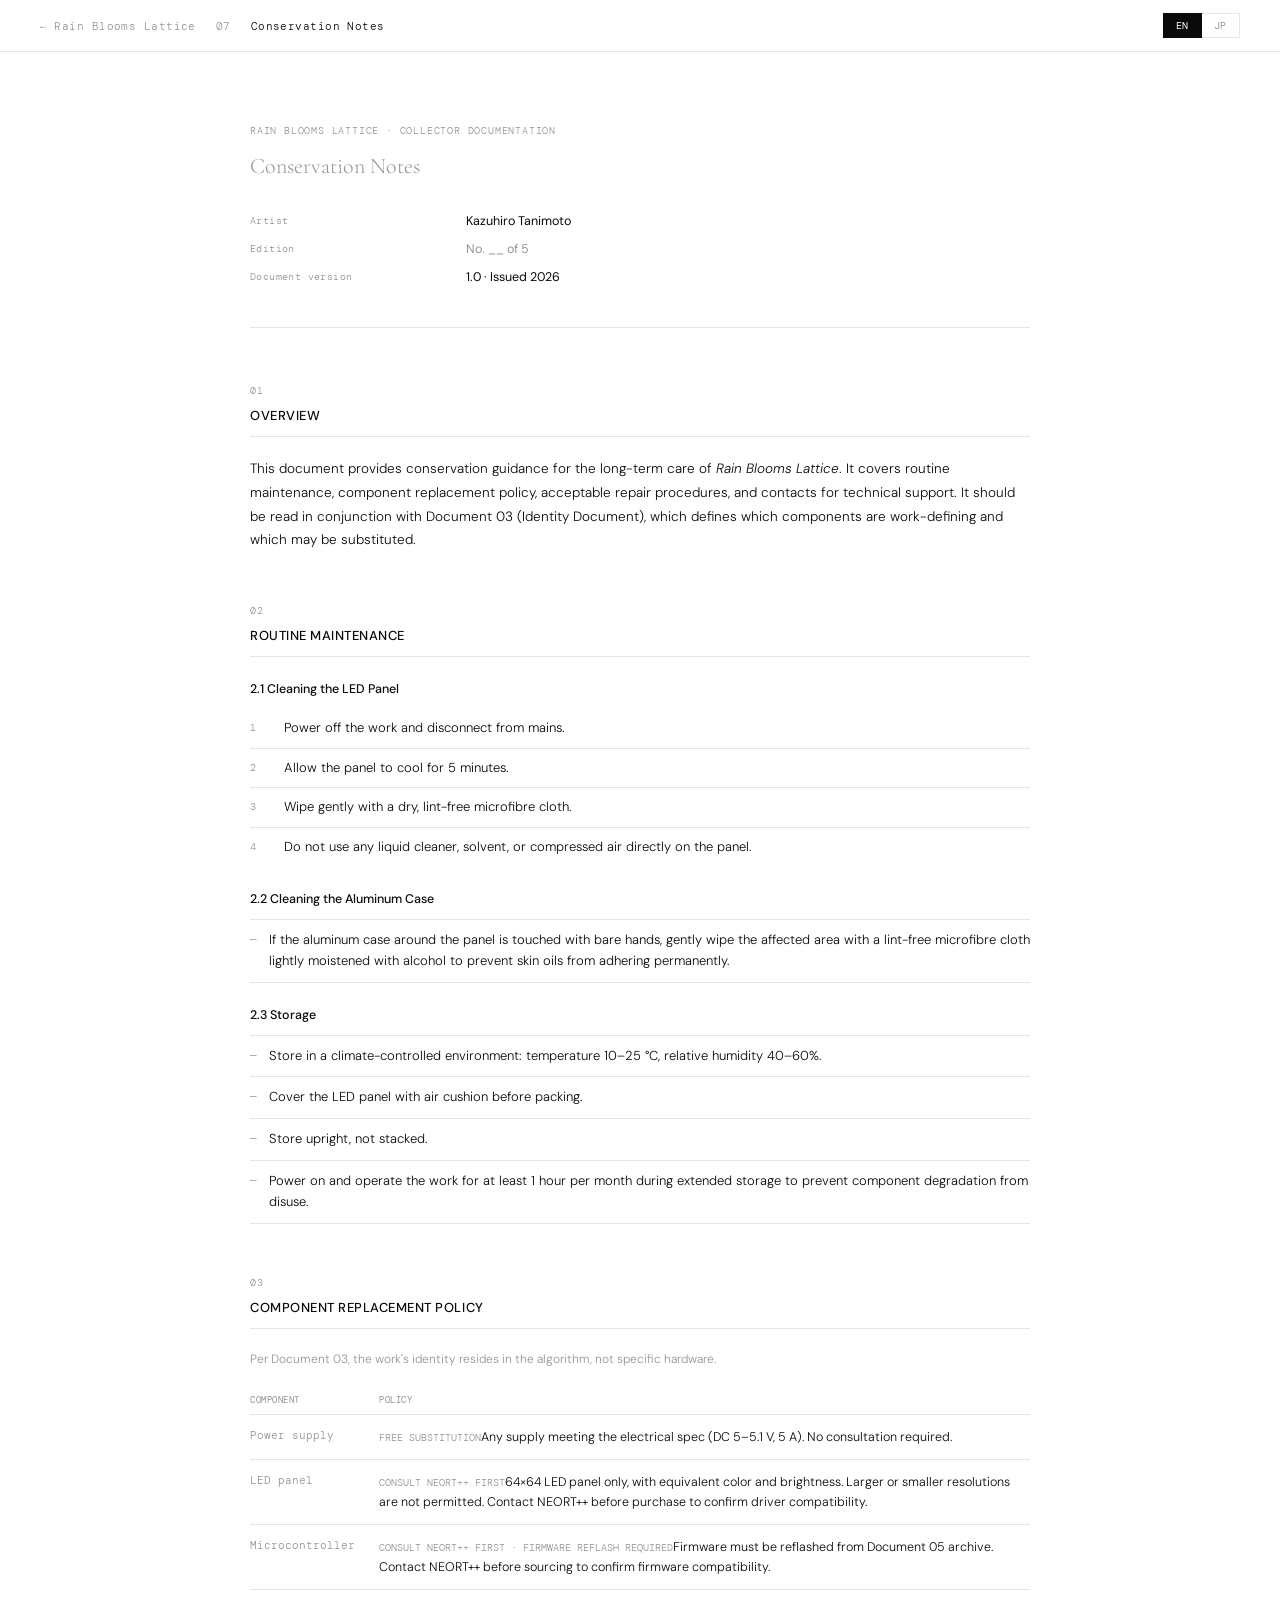
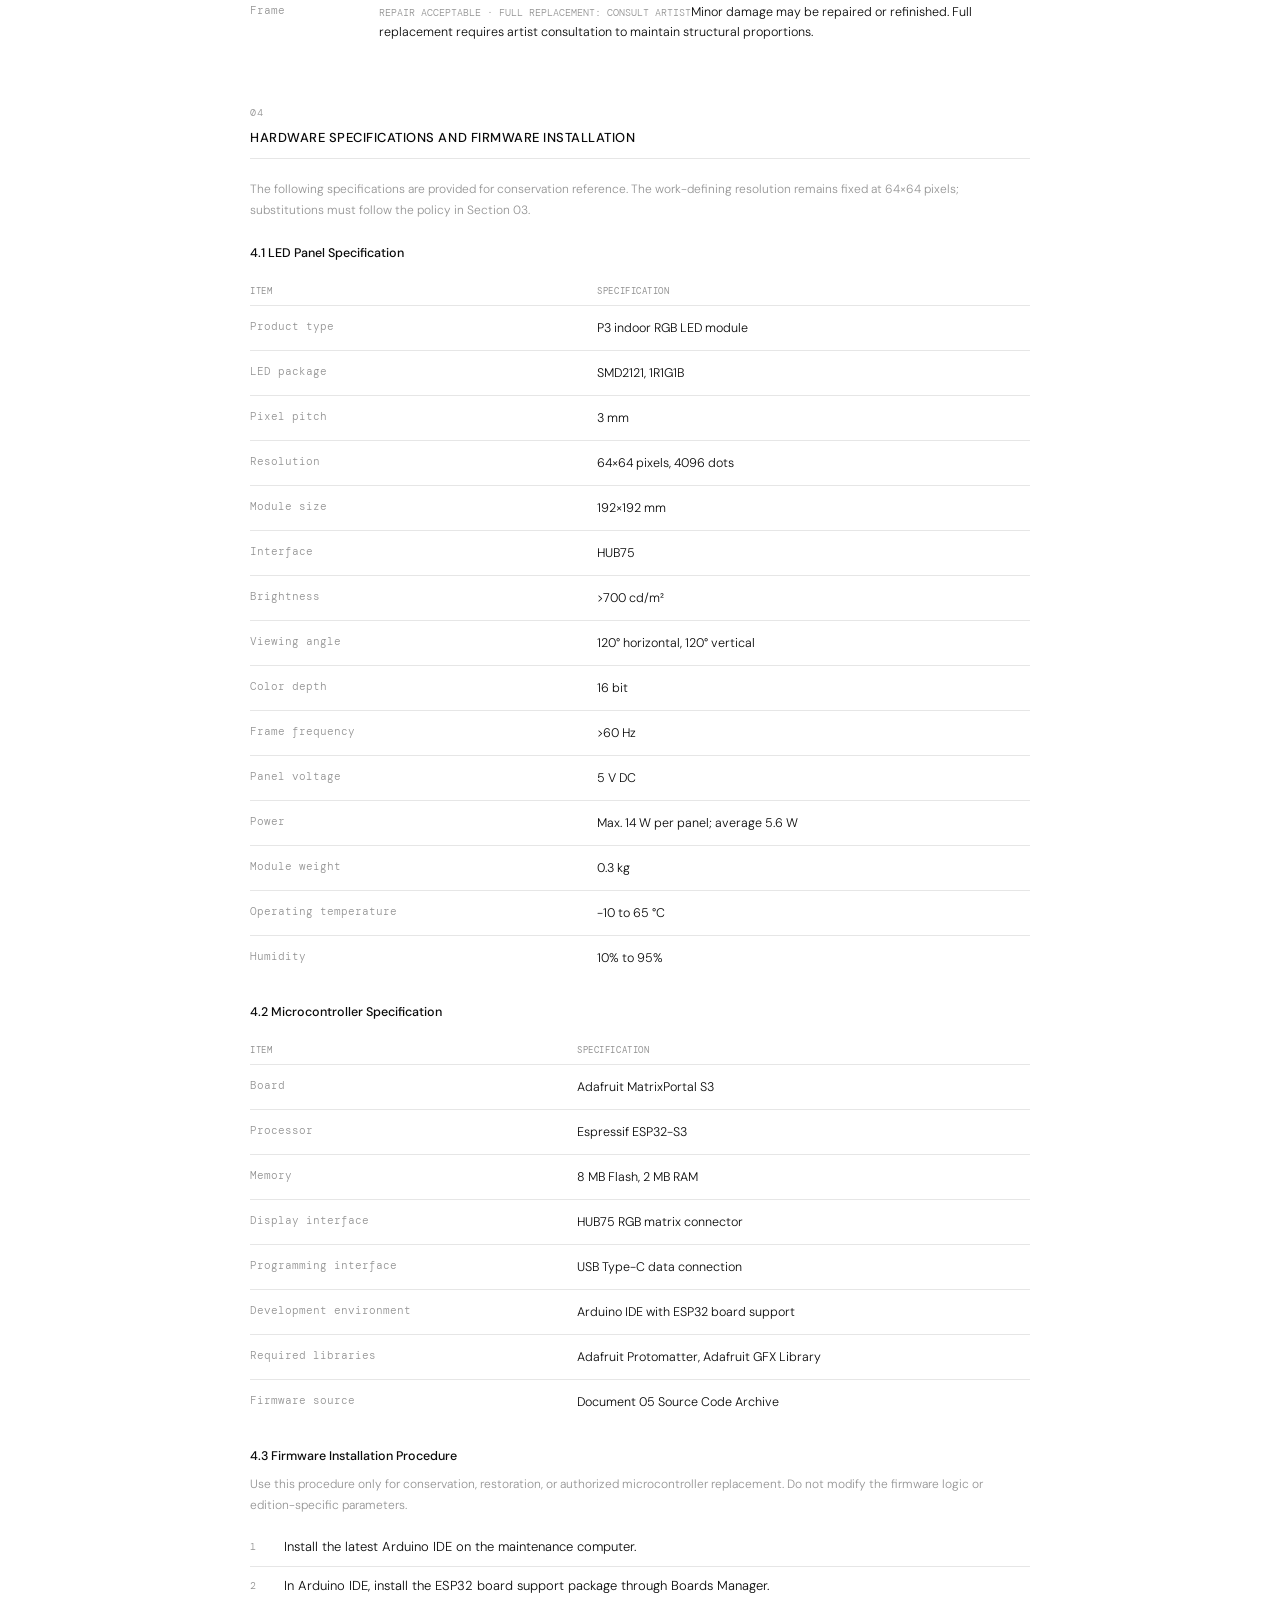
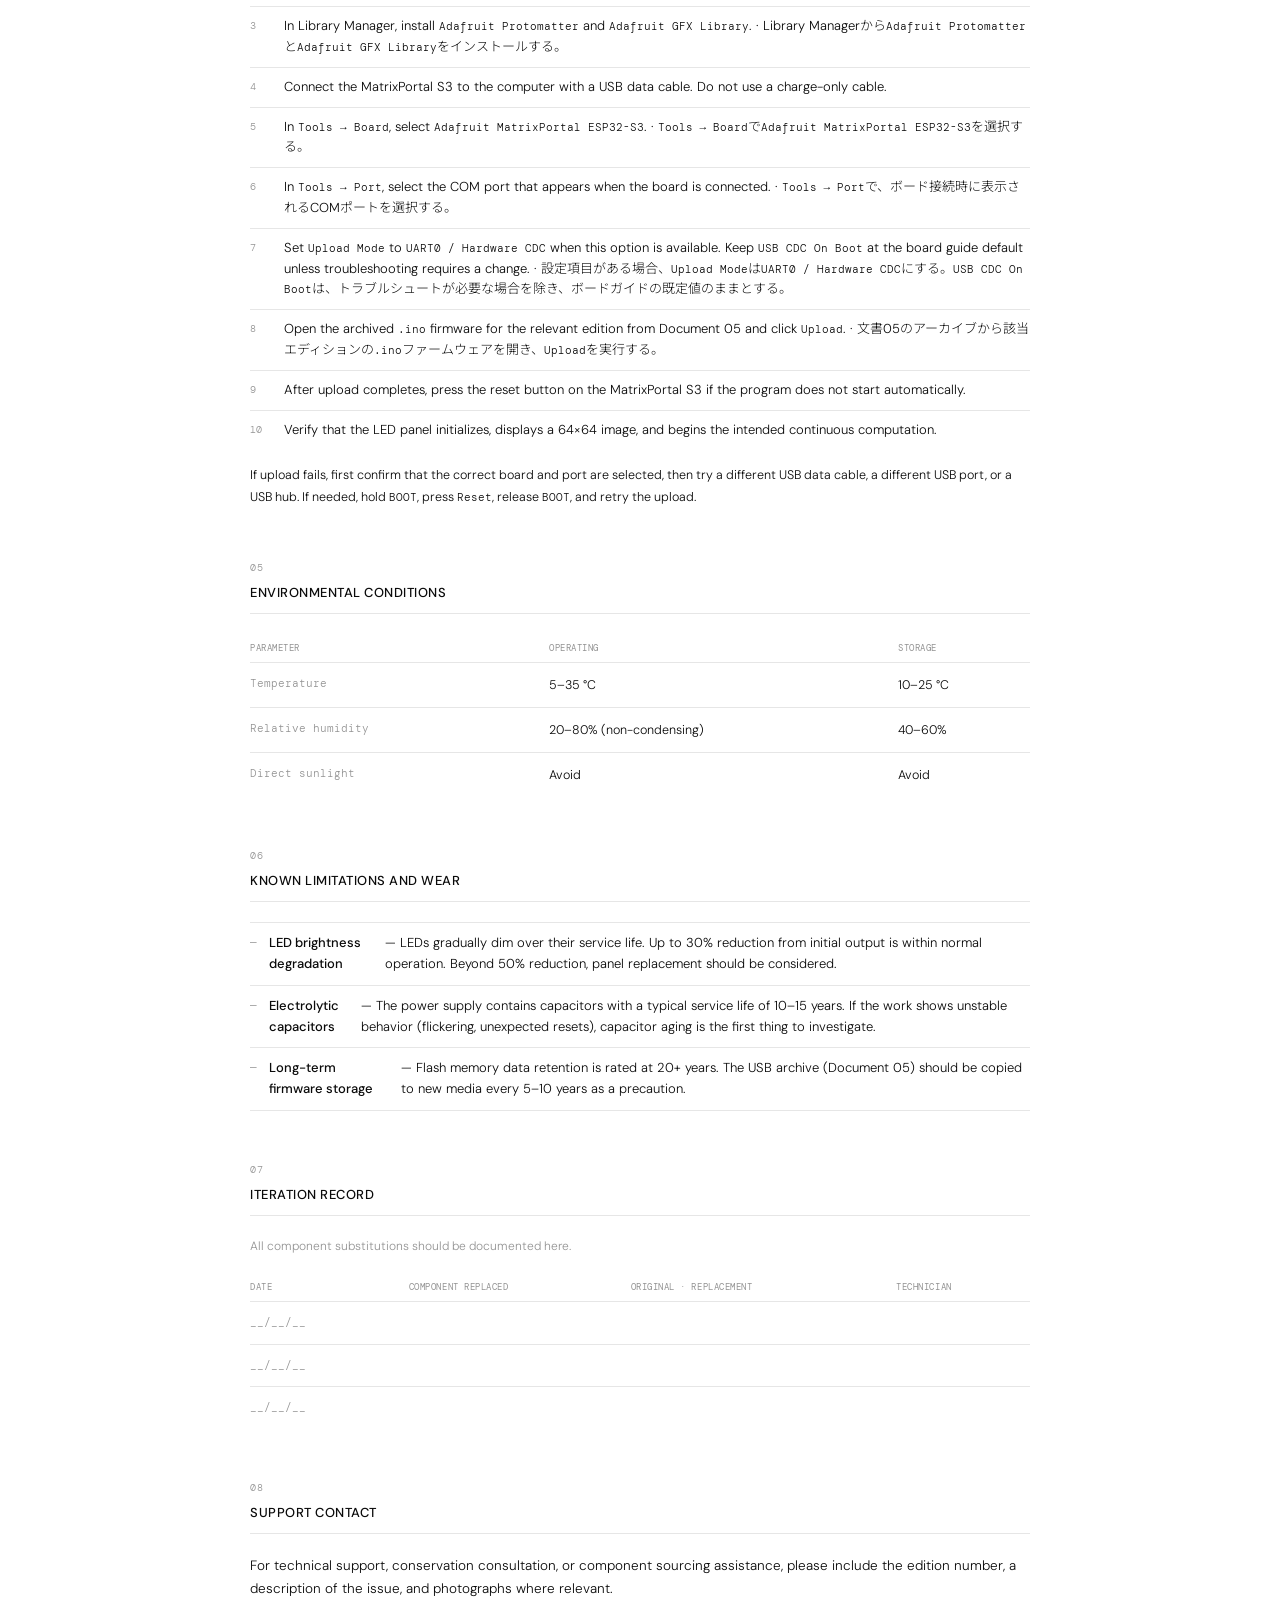
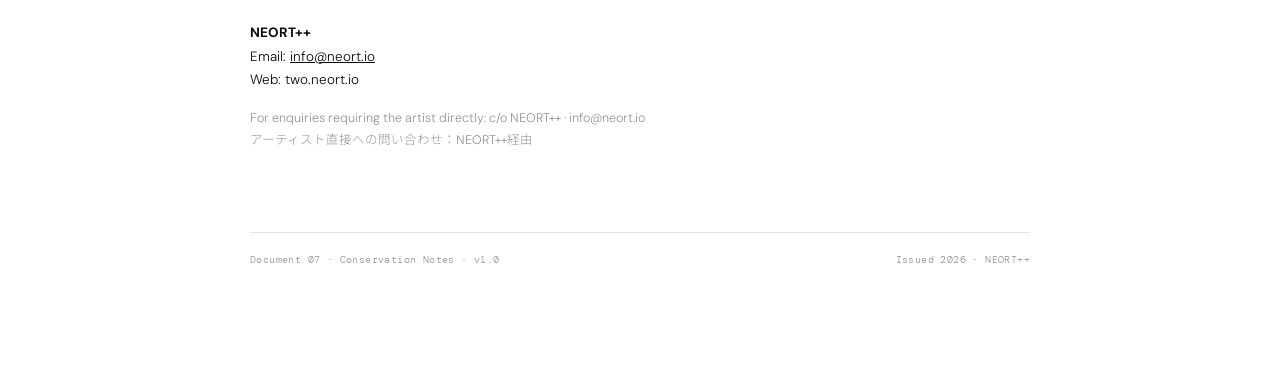
<file: docs/07_conservation_notes.html>
<!DOCTYPE html>
<html lang="en">
<head>
<meta charset="UTF-8">
<meta name="viewport" content="width=device-width, initial-scale=1.0">
<title>Conservation Notes — Rain Blooms Lattice</title>
<link rel="stylesheet" href="doc.css">
</head>
<body>

<div class="doc-bar">
  <div class="doc-bar-left">
    <a href="../index.html#collector" class="doc-back">← Rain Blooms Lattice</a>
    <span class="doc-bar-num">07</span>
    <span class="doc-bar-title">Conservation Notes · 保存ノート</span>
  </div>
  <div class="doc-bar-right">
    <button class="lang-btn active" data-lang="en" onclick="setDocLang('en')">EN</button>
    <button class="lang-btn" data-lang="ja" onclick="setDocLang('ja')">JP</button>
  </div>
</div>

<div class="doc-wrap">

  <div class="doc-header">
    <div class="doc-header-label">Rain Blooms Lattice · Collector Documentation</div>
    <h1>Conservation Notes<span>保存ノート</span></h1>
    <div class="doc-meta">
      <div class="doc-meta-row">
        <div class="doc-meta-key">Artist / アーティスト</div>
        <div class="doc-meta-val">Kazuhiro Tanimoto</div>
      </div>
      <div class="doc-meta-row">
        <div class="doc-meta-key">Edition / エディション</div>
        <div class="doc-meta-val doc-meta-placeholder">No. __ of 5</div>
      </div>
      <div class="doc-meta-row">
        <div class="doc-meta-key">Document version</div>
        <div class="doc-meta-val">1.0 · Issued 2026</div>
      </div>
    </div>
  </div>

  <div class="doc-section">
    <div class="doc-section-num">01</div>
    <h2>Overview / 概要</h2>
    <p class="doc-body">This document provides conservation guidance for the long-term care of <em>Rain Blooms Lattice</em>. It covers routine maintenance, component replacement policy, acceptable repair procedures, and contacts for technical support. It should be read in conjunction with Document 03 (Identity Document), which defines which components are work-defining and which may be substituted.</p>
    <hr class="doc-lang-divider">
    <p class="doc-body ja">本文書は、《Rain Blooms Lattice》の長期的な保存管理に関するガイダンスを提供します。日常的なメンテナンス、部品交換方針、許容される修理手順、技術サポートの連絡先を網羅しています。どのコンポーネントが作品を定義し、どれが代替可能かを定義する文書03（作品同一性文書）と併せて参照してください。</p>
  </div>

  <div class="doc-section">
    <div class="doc-section-num">02</div>
    <h2>Routine Maintenance / 日常的なメンテナンス</h2>

    <h3>2.1 Cleaning the LED Panel / LEDパネルの清掃</h3>
    <ol style="margin-top:12px;padding-left:0;list-style:none;display:flex;flex-direction:column;">
      <li style="display:grid;grid-template-columns:24px 1fr;gap:10px;padding:9px 0;border-bottom:1px solid var(--border);font-size:13px;line-height:1.6;font-weight:300;"><span style="font-family:var(--mono);font-size:10px;color:var(--muted);padding-top:2px;">1</span><span>Power off the work and disconnect from mains. · 作品の電源を切り、コンセントから抜く。</span></li>
      <li style="display:grid;grid-template-columns:24px 1fr;gap:10px;padding:9px 0;border-bottom:1px solid var(--border);font-size:13px;line-height:1.6;font-weight:300;"><span style="font-family:var(--mono);font-size:10px;color:var(--muted);padding-top:2px;">2</span><span>Allow the panel to cool for 5 minutes. · パネルが冷えるまで5分待つ。</span></li>
      <li style="display:grid;grid-template-columns:24px 1fr;gap:10px;padding:9px 0;border-bottom:1px solid var(--border);font-size:13px;line-height:1.6;font-weight:300;"><span style="font-family:var(--mono);font-size:10px;color:var(--muted);padding-top:2px;">3</span><span>Wipe gently with a dry, lint-free microfibre cloth. · 乾いた、けば立ちのないマイクロファイバークロスで優しく拭く。</span></li>
      <li style="display:grid;grid-template-columns:24px 1fr;gap:10px;padding:9px 0;font-size:13px;line-height:1.6;font-weight:300;"><span style="font-family:var(--mono);font-size:10px;color:var(--muted);padding-top:2px;">4</span><span>Do not use any liquid cleaner, solvent, or compressed air directly on the panel. · パネルに液体クリーナー、溶剤、または圧縮空気を直接使用しないこと。</span></li>
    </ol>

    <h3>2.2 Cleaning the Aluminum Case / アルミケースの清掃</h3>
    <ul class="doc-list">
      <li>If the aluminum case around the panel is touched with bare hands, gently wipe the affected area with a lint-free microfibre cloth lightly moistened with alcohol to prevent skin oils from adhering permanently. · パネル外周のアルミケースを素手で触れた場合は、皮脂が固着しないように、アルコールを軽く染み込ませた毛羽立ちのないマイクロファイバークロスで該当箇所を優しく拭く。</li>
    </ul>

    <h3>2.3 Storage / 保管</h3>
    <ul class="doc-list">
      <li>Store in a climate-controlled environment: temperature 10–25 °C, relative humidity 40–60%. · 温度10〜25 °C、相対湿度40〜60%の温湿度管理された環境に保管すること。</li>
      <li>Cover the LED panel with air cushion before packing. · 梱包前にLEDパネルをエアクッションで覆うこと。</li>
      <li>Store upright, not stacked. · 立てて保管し、積み重ねないこと。</li>
      <li>Power on and operate the work for at least 1 hour per month during extended storage to prevent component degradation from disuse. · 長期保管中は月に最低1時間は電源を入れて動作させること。</li>
    </ul>
  </div>

  <div class="doc-section">
    <div class="doc-section-num">03</div>
    <h2>Component Replacement Policy / 部品交換方針</h2>
    <p class="doc-body" style="font-size:12px;color:var(--muted);margin-bottom:4px;">Per Document 03, the work's identity resides in the algorithm, not specific hardware. · 文書03に基づき、作品の同一性はアルゴリズムに宿り、特定のハードウェアにはありません。</p>
    <table class="doc-table">
      <thead>
        <tr>
          <th>Component / 部品</th>
          <th>Policy / 方針</th>
        </tr>
      </thead>
      <tbody>
        <tr>
          <td>Power supply / 電源ユニット</td>
          <td><span style="font-family:var(--mono);font-size:10px;color:var(--muted);">FREE SUBSTITUTION</span><br>Any supply meeting the electrical spec (DC 5–5.1 V, 5 A). No consultation required. · 電気仕様（DC 5–5.1V、5A）を満たす任意のユニットへの交換可。相談不要。</td>
        </tr>
        <tr>
          <td>LED panel / LEDパネル</td>
          <td><span style="font-family:var(--mono);font-size:10px;color:var(--muted);">CONSULT NEORT++ FIRST</span><br>64×64 LED panel only, with equivalent color and brightness. Larger or smaller resolutions are not permitted. Contact NEORT++ before purchase to confirm driver compatibility. · 64×64 LED固定。同等の色・輝度特性を持つものに限る。より大きい、または小さい解像度への変更は認められない。購入前にドライバ互換性を確認すること。</td>
        </tr>
        <tr>
          <td>Microcontroller / マイコン</td>
          <td><span style="font-family:var(--mono);font-size:10px;color:var(--muted);">CONSULT NEORT++ FIRST · FIRMWARE REFLASH REQUIRED</span><br>Firmware must be reflashed from Document 05 archive. Contact NEORT++ before sourcing to confirm firmware compatibility. · 文書05アーカイブからファームウェアを再書き込み。調達前にNEORT++に相談。</td>
        </tr>
        <tr>
          <td>Frame / フレーム</td>
          <td><span style="font-family:var(--mono);font-size:10px;color:var(--muted);">REPAIR ACCEPTABLE · FULL REPLACEMENT: CONSULT ARTIST</span><br>Minor damage may be repaired or refinished. Full replacement requires artist consultation to maintain structural proportions. · 軽微な損傷は修理・再仕上げ可。完全交換にはアーティストへの相談が必要。</td>
        </tr>
      </tbody>
    </table>
  </div>

  <div class="doc-section">
    <div class="doc-section-num">04</div>
    <h2>Hardware Specifications and Firmware Installation / ハードウェア仕様とプログラム書き込み</h2>
    <p class="doc-body" style="font-size:12px;color:var(--muted);margin-bottom:16px;">The following specifications are provided for conservation reference. The work-defining resolution remains fixed at 64×64 pixels; substitutions must follow the policy in Section 03. · 以下の仕様は保存管理のための参照情報である。作品を定義する解像度は64×64ピクセル固定であり、交換時はセクション03の方針に従うこと。</p>

    <h3>4.1 LED Panel Specification / LEDパネル仕様</h3>
    <table class="doc-table">
      <thead><tr><th>Item / 項目</th><th>Specification / 仕様</th></tr></thead>
      <tbody>
        <tr><td>Product type / 製品種別</td><td>P3 indoor RGB LED module / P3屋内用RGB LEDモジュール</td></tr>
        <tr><td>LED package / LEDパッケージ</td><td>SMD2121, 1R1G1B</td></tr>
        <tr><td>Pixel pitch / ピクセルピッチ</td><td>3 mm</td></tr>
        <tr><td>Resolution / 解像度</td><td>64×64 pixels, 4096 dots / 64×64ピクセル、4096ドット</td></tr>
        <tr><td>Module size / モジュール寸法</td><td>192×192 mm</td></tr>
        <tr><td>Interface / インターフェース</td><td>HUB75</td></tr>
        <tr><td>Brightness / 輝度</td><td>&gt;700 cd/m²</td></tr>
        <tr><td>Viewing angle / 視野角</td><td>120° horizontal, 120° vertical / 水平120°、垂直120°</td></tr>
        <tr><td>Color depth / 色深度</td><td>16 bit</td></tr>
        <tr><td>Frame frequency / フレーム周波数</td><td>&gt;60 Hz</td></tr>
        <tr><td>Panel voltage / パネル電圧</td><td>5 V DC</td></tr>
        <tr><td>Power / 消費電力</td><td>Max. 14 W per panel; average 5.6 W / 最大14 W、平均5.6 W</td></tr>
        <tr><td>Module weight / モジュール重量</td><td>0.3 kg</td></tr>
        <tr><td>Operating temperature / 動作温度</td><td>-10 to 65 °C</td></tr>
        <tr><td>Humidity / 湿度</td><td>10% to 95%</td></tr>
      </tbody>
    </table>

    <h3>4.2 Microcontroller Specification / マイコン仕様</h3>
    <table class="doc-table">
      <thead><tr><th>Item / 項目</th><th>Specification / 仕様</th></tr></thead>
      <tbody>
        <tr><td>Board / ボード</td><td>Adafruit MatrixPortal S3</td></tr>
        <tr><td>Processor / プロセッサ</td><td>Espressif ESP32-S3</td></tr>
        <tr><td>Memory / メモリ</td><td>8 MB Flash, 2 MB RAM</td></tr>
        <tr><td>Display interface / 表示インターフェース</td><td>HUB75 RGB matrix connector / HUB75 RGBマトリクスコネクタ</td></tr>
        <tr><td>Programming interface / 書き込みインターフェース</td><td>USB Type-C data connection / USB Type-Cデータ接続</td></tr>
        <tr><td>Development environment / 開発環境</td><td>Arduino IDE with ESP32 board support / ESP32ボードサポートを追加したArduino IDE</td></tr>
        <tr><td>Required libraries / 必要ライブラリ</td><td>Adafruit Protomatter, Adafruit GFX Library</td></tr>
        <tr><td>Firmware source / ファームウェア</td><td>Document 05 Source Code Archive / 文書05 ソースコードアーカイブ</td></tr>
      </tbody>
    </table>

    <h3>4.3 Firmware Installation Procedure / プログラム書き込み方法</h3>
    <p class="doc-body" style="font-size:12px;color:var(--muted);margin-bottom:12px;">Use this procedure only for conservation, restoration, or authorized microcontroller replacement. Do not modify the firmware logic or edition-specific parameters. · この手順は、保存・修復、または承認されたマイコン交換時のみ使用すること。ファームウェアのロジックやエディション固有パラメータは改変しないこと。</p>
    <ol style="margin-top:8px;padding-left:0;list-style:none;display:flex;flex-direction:column;">
      <li style="display:grid;grid-template-columns:24px 1fr;gap:10px;padding:9px 0;border-bottom:1px solid var(--border);font-size:13px;line-height:1.6;font-weight:300;"><span style="font-family:var(--mono);font-size:10px;color:var(--muted);padding-top:2px;">1</span><span>Install the latest Arduino IDE on the maintenance computer. · メンテナンス用PCに最新のArduino IDEをインストールする。</span></li>
      <li style="display:grid;grid-template-columns:24px 1fr;gap:10px;padding:9px 0;border-bottom:1px solid var(--border);font-size:13px;line-height:1.6;font-weight:300;"><span style="font-family:var(--mono);font-size:10px;color:var(--muted);padding-top:2px;">2</span><span>In Arduino IDE, install the ESP32 board support package through Boards Manager. · Arduino IDEのBoards ManagerからESP32ボードサポートをインストールする。</span></li>
      <li style="display:grid;grid-template-columns:24px 1fr;gap:10px;padding:9px 0;border-bottom:1px solid var(--border);font-size:13px;line-height:1.6;font-weight:300;"><span style="font-family:var(--mono);font-size:10px;color:var(--muted);padding-top:2px;">3</span><span>In Library Manager, install <code style="font-family:var(--mono);font-size:11px;">Adafruit Protomatter</code> and <code style="font-family:var(--mono);font-size:11px;">Adafruit GFX Library</code>. · Library Managerから<code style="font-family:var(--mono);font-size:11px;">Adafruit Protomatter</code>と<code style="font-family:var(--mono);font-size:11px;">Adafruit GFX Library</code>をインストールする。</span></li>
      <li style="display:grid;grid-template-columns:24px 1fr;gap:10px;padding:9px 0;border-bottom:1px solid var(--border);font-size:13px;line-height:1.6;font-weight:300;"><span style="font-family:var(--mono);font-size:10px;color:var(--muted);padding-top:2px;">4</span><span>Connect the MatrixPortal S3 to the computer with a USB data cable. Do not use a charge-only cable. · MatrixPortal S3をUSBデータケーブルでPCに接続する。充電専用ケーブルは使用しない。</span></li>
      <li style="display:grid;grid-template-columns:24px 1fr;gap:10px;padding:9px 0;border-bottom:1px solid var(--border);font-size:13px;line-height:1.6;font-weight:300;"><span style="font-family:var(--mono);font-size:10px;color:var(--muted);padding-top:2px;">5</span><span>In <code style="font-family:var(--mono);font-size:11px;">Tools → Board</code>, select <code style="font-family:var(--mono);font-size:11px;">Adafruit MatrixPortal ESP32-S3</code>. · <code style="font-family:var(--mono);font-size:11px;">Tools → Board</code>で<code style="font-family:var(--mono);font-size:11px;">Adafruit MatrixPortal ESP32-S3</code>を選択する。</span></li>
      <li style="display:grid;grid-template-columns:24px 1fr;gap:10px;padding:9px 0;border-bottom:1px solid var(--border);font-size:13px;line-height:1.6;font-weight:300;"><span style="font-family:var(--mono);font-size:10px;color:var(--muted);padding-top:2px;">6</span><span>In <code style="font-family:var(--mono);font-size:11px;">Tools → Port</code>, select the COM port that appears when the board is connected. · <code style="font-family:var(--mono);font-size:11px;">Tools → Port</code>で、ボード接続時に表示されるCOMポートを選択する。</span></li>
      <li style="display:grid;grid-template-columns:24px 1fr;gap:10px;padding:9px 0;border-bottom:1px solid var(--border);font-size:13px;line-height:1.6;font-weight:300;"><span style="font-family:var(--mono);font-size:10px;color:var(--muted);padding-top:2px;">7</span><span>Set <code style="font-family:var(--mono);font-size:11px;">Upload Mode</code> to <code style="font-family:var(--mono);font-size:11px;">UART0 / Hardware CDC</code> when this option is available. Keep <code style="font-family:var(--mono);font-size:11px;">USB CDC On Boot</code> at the board guide default unless troubleshooting requires a change. · 設定項目がある場合、<code style="font-family:var(--mono);font-size:11px;">Upload Mode</code>は<code style="font-family:var(--mono);font-size:11px;">UART0 / Hardware CDC</code>にする。<code style="font-family:var(--mono);font-size:11px;">USB CDC On Boot</code>は、トラブルシュートが必要な場合を除き、ボードガイドの既定値のままとする。</span></li>
      <li style="display:grid;grid-template-columns:24px 1fr;gap:10px;padding:9px 0;border-bottom:1px solid var(--border);font-size:13px;line-height:1.6;font-weight:300;"><span style="font-family:var(--mono);font-size:10px;color:var(--muted);padding-top:2px;">8</span><span>Open the archived <code style="font-family:var(--mono);font-size:11px;">.ino</code> firmware for the relevant edition from Document 05 and click <code style="font-family:var(--mono);font-size:11px;">Upload</code>. · 文書05のアーカイブから該当エディションの<code style="font-family:var(--mono);font-size:11px;">.ino</code>ファームウェアを開き、<code style="font-family:var(--mono);font-size:11px;">Upload</code>を実行する。</span></li>
      <li style="display:grid;grid-template-columns:24px 1fr;gap:10px;padding:9px 0;border-bottom:1px solid var(--border);font-size:13px;line-height:1.6;font-weight:300;"><span style="font-family:var(--mono);font-size:10px;color:var(--muted);padding-top:2px;">9</span><span>After upload completes, press the reset button on the MatrixPortal S3 if the program does not start automatically. · 書き込み完了後にプログラムが自動起動しない場合は、MatrixPortal S3のリセットボタンを押す。</span></li>
      <li style="display:grid;grid-template-columns:24px 1fr;gap:10px;padding:9px 0;font-size:13px;line-height:1.6;font-weight:300;"><span style="font-family:var(--mono);font-size:10px;color:var(--muted);padding-top:2px;">10</span><span>Verify that the LED panel initializes, displays a 64×64 image, and begins the intended continuous computation. · LEDパネルが初期化され、64×64の映像が表示され、意図された継続計算が開始されることを確認する。</span></li>
    </ol>
    <p class="doc-body" style="margin-top:16px;font-size:12.5px;">If upload fails, first confirm that the correct board and port are selected, then try a different USB data cable, a different USB port, or a USB hub. If needed, hold <code style="font-family:var(--mono);font-size:11px;">BOOT</code>, press <code style="font-family:var(--mono);font-size:11px;">Reset</code>, release <code style="font-family:var(--mono);font-size:11px;">BOOT</code>, and retry the upload.</p>
    <p class="doc-body ja" style="font-size:12px;">書き込みに失敗した場合は、まず正しいボードとポートが選択されていることを確認する。そのうえで、別のUSBデータケーブル、別のUSBポート、またはUSBハブを試す。必要に応じて、<code style="font-family:var(--mono);font-size:11px;">BOOT</code>を押したまま<code style="font-family:var(--mono);font-size:11px;">Reset</code>を押し、<code style="font-family:var(--mono);font-size:11px;">BOOT</code>を離してから再度書き込みを行う。</p>
  </div>

  <div class="doc-section">
    <div class="doc-section-num">05</div>
    <h2>Environmental Conditions / 環境条件</h2>
    <table class="doc-table">
      <thead>
        <tr><th>Parameter / 項目</th><th>Operating / 動作時</th><th>Storage / 保管時</th></tr>
      </thead>
      <tbody>
        <tr><td>Temperature / 温度</td><td>5–35 °C</td><td>10–25 °C</td></tr>
        <tr><td>Relative humidity / 相対湿度</td><td>20–80% (non-condensing)</td><td>40–60%</td></tr>
        <tr><td>Direct sunlight / 直射日光</td><td>Avoid / 避けること</td><td>Avoid / 避けること</td></tr>
      </tbody>
    </table>
  </div>

  <div class="doc-section">
    <div class="doc-section-num">06</div>
    <h2>Known Limitations and Wear / 既知の限界と消耗</h2>
    <ul class="doc-list">
      <li><strong style="font-weight:500;">LED brightness degradation</strong> — LEDs gradually dim over their service life. Up to 30% reduction from initial output is within normal operation. Beyond 50% reduction, panel replacement should be considered.<br><span style="font-size:12px;color:var(--muted);">LEDの輝度低下 — 初期出力から30%までの低下は通常動作範囲内。50%を超える場合はパネル交換を検討。</span></li>
      <li><strong style="font-weight:500;">Electrolytic capacitors</strong> — The power supply contains capacitors with a typical service life of 10–15 years. If the work shows unstable behavior (flickering, unexpected resets), capacitor aging is the first thing to investigate.<br><span style="font-size:12px;color:var(--muted);">電解コンデンサ — 電源ユニットのコンデンサの寿命は通常10〜15年。不安定な動作（フリッカー、リセット）が見られる場合は最初に確認すること。</span></li>
      <li><strong style="font-weight:500;">Long-term firmware storage</strong> — Flash memory data retention is rated at 20+ years. The USB archive (Document 05) should be copied to new media every 5–10 years as a precaution.<br><span style="font-size:12px;color:var(--muted);">長期ファームウェア保存 — フラッシュメモリのデータ保持期間は20年以上。USBアーカイブは予防措置として5〜10年ごとに新しいメディアにコピーすること。</span></li>
    </ul>
  </div>

  <div class="doc-section">
    <div class="doc-section-num">07</div>
    <h2>Iteration Record / イテレーション記録</h2>
    <p class="doc-body" style="font-size:12px;color:var(--muted);margin-bottom:12px;">All component substitutions should be documented here. · すべての部品交換は以下に記録すること。</p>
    <table class="doc-table">
      <thead>
        <tr>
          <th>Date / 日付</th>
          <th>Component replaced / 交換部品</th>
          <th>Original · Replacement</th>
          <th>Technician / 実施者</th>
        </tr>
      </thead>
      <tbody>
        <tr><td style="color:var(--muted);">__/__/__</td><td></td><td></td><td></td></tr>
        <tr><td style="color:var(--muted);">__/__/__</td><td></td><td></td><td></td></tr>
        <tr><td style="color:var(--muted);">__/__/__</td><td></td><td></td><td></td></tr>
      </tbody>
    </table>
  </div>

  <div class="doc-section">
    <div class="doc-section-num">08</div>
    <h2>Support Contact / サポート連絡先</h2>
    <p class="doc-body">For technical support, conservation consultation, or component sourcing assistance, please include the edition number, a description of the issue, and photographs where relevant.</p>
    <p class="doc-body ja">技術サポート、保存に関する相談、部品調達支援については、エディション番号、問題の説明、および写真（関連する場合）を含めてご連絡ください。</p>
    <p class="doc-body" style="margin-top:20px;"><strong>NEORT++</strong><br>Email: <a href="mailto:info@neort.io" style="color:var(--fg);">info@neort.io</a><br>Web: two.neort.io</p>
    <p class="doc-body" style="margin-top:16px;font-size:12.5px;color:var(--muted);">For enquiries requiring the artist directly: c/o NEORT++ · info@neort.io<br>アーティスト直接への問い合わせ：NEORT++経由</p>
  </div>

  <div class="doc-footer">
    <span>Document 07 · Conservation Notes · v1.0</span>
    <span>Issued 2026 · NEORT++</span>
  </div>

</div>
<script src="doc-lang.js"></script>
</body>
</html>
</file>
<file: docs/doc.css>
@import url('https://fonts.googleapis.com/css2?family=Cormorant+Garamond:ital,wght@0,300;0,400;1,300;1,400&family=DM+Sans:wght@300;400;500&family=DM+Mono:wght@400;500&family=Noto+Sans+JP:wght@300;400;500&display=swap');

*, *::before, *::after { box-sizing: border-box; margin: 0; padding: 0; }

:root {
  --bg:     #ffffff;
  --fg:     #0a0a0a;
  --muted:  #939393;
  --border: #e6e6e6;
  --serif:  'Cormorant Garamond', 'Noto Serif JP', Georgia, serif;
  --sans:   'DM Sans', 'Noto Sans JP', system-ui, sans-serif;
  --mono:   'DM Mono', 'Courier New', monospace;
}

body {
  background: var(--bg);
  color: var(--fg);
  font-family: var(--sans);
  font-weight: 300;
  -webkit-font-smoothing: antialiased;
}

/* ── Language toggle ── */
html[lang="en"] .doc-body.ja      { display: none; }
html[lang="en"] .doc-lang-divider { display: none; }
html[lang="en"] .doc-ja              { display: none !important; }
html[lang="en"] ol.doc-ja            { display: none !important; }
html[lang="en"] blockquote.doc-ja   { display: none !important; }
html[lang="ja"] .doc-body:not(.ja)  { display: none; }
html[lang="ja"] ol.doc-en            { display: none !important; }
html[lang="ja"] blockquote.doc-en   { display: none !important; }
html[lang="ja"] .doc-lang-divider { display: none; }
html[lang="ja"] .doc-en           { display: none !important; }
html[lang="ja"] body { font-family: 'Noto Sans JP', 'DM Sans', sans-serif; }

/* Inline .doc-ja spans show as block so no <br> needed */
.doc-ja:not(.doc-body) { display: block; }

.doc-bar-right {
  display: flex;
  align-items: center;
  gap: 0;
}
.lang-btn {
  background: none;
  border: 1px solid var(--border);
  font-family: var(--mono);
  font-size: 10px;
  letter-spacing: 0.06em;
  color: var(--muted);
  padding: 5px 12px;
  cursor: pointer;
}
.lang-btn + .lang-btn { border-left: none; }
.lang-btn.active      { background: var(--fg); color: #fff; border-color: var(--fg); }
.lang-btn:not(.active):hover { color: var(--fg); }

/* ── Top bar ── */
.doc-bar {
  position: sticky;
  top: 0;
  z-index: 10;
  background: var(--bg);
  border-bottom: 1px solid var(--border);
  display: flex;
  align-items: center;
  justify-content: space-between;
  padding: 0 40px;
  height: 52px;
}
.doc-bar-left {
  display: flex;
  align-items: center;
  gap: 20px;
}
.doc-back {
  font-family: var(--mono);
  font-size: 11px;
  color: var(--muted);
  text-decoration: none;
  letter-spacing: 0.04em;
  transition: color 0.15s;
}
.doc-back:hover { color: var(--fg); }
.doc-bar-num {
  font-family: var(--mono);
  font-size: 11px;
  color: var(--muted);
  letter-spacing: 0.04em;
}
.doc-bar-title {
  font-family: var(--mono);
  font-size: 11px;
  color: var(--fg);
  letter-spacing: 0.04em;
}

/* ── Layout ── */
.doc-wrap {
  max-width: 860px;
  margin: 0 auto;
  padding: 72px 40px 120px;
}

/* ── Header ── */
.doc-header {
  border-bottom: 1px solid var(--border);
  padding-bottom: 40px;
  margin-bottom: 56px;
}
.doc-header-label {
  font-family: var(--mono);
  font-size: 10px;
  color: var(--muted);
  letter-spacing: 0.08em;
  text-transform: uppercase;
  margin-bottom: 16px;
}
.doc-header h1 {
  font-family: var(--serif);
  font-weight: 300;
  font-size: 38px;
  line-height: 1.2;
  margin-bottom: 4px;
}
.doc-header h1 span {
  display: block;
  font-size: 22px;
  color: var(--muted);
  margin-top: 4px;
}
.doc-meta {
  margin-top: 32px;
  display: flex;
  flex-direction: column;
  gap: 8px;
}
.doc-meta-row {
  display: grid;
  grid-template-columns: 200px 1fr;
  gap: 16px;
  font-size: 12.5px;
  line-height: 1.6;
}
.doc-meta-key {
  font-family: var(--mono);
  font-size: 10px;
  color: var(--muted);
  letter-spacing: 0.04em;
  padding-top: 2px;
}
.doc-meta-val { font-weight: 400; }
.doc-meta-placeholder { color: var(--muted); }

/* ── Sections ── */
.doc-section {
  margin-bottom: 52px;
}
.doc-section-num {
  font-family: var(--mono);
  font-size: 10px;
  color: var(--muted);
  letter-spacing: 0.06em;
  margin-bottom: 10px;
}
.doc-section h2 {
  font-family: var(--sans);
  font-weight: 500;
  font-size: 13px;
  letter-spacing: 0.04em;
  text-transform: uppercase;
  margin-bottom: 20px;
  padding-bottom: 12px;
  border-bottom: 1px solid var(--border);
}
.doc-section h3 {
  font-family: var(--sans);
  font-weight: 500;
  font-size: 12.5px;
  margin-top: 24px;
  margin-bottom: 10px;
  color: var(--fg);
}

/* ── Body text ── */
.doc-body {
  font-size: 13.5px;
  line-height: 1.75;
  font-weight: 300;
  color: var(--fg);
}
.doc-body + .doc-body {
  margin-top: 16px;
}
.doc-body.ja {
  color: var(--muted);
  margin-top: 10px;
  font-size: 13px;
}

/* ── Divider ── */
.doc-lang-divider {
  border: none;
  border-top: 1px dashed var(--border);
  margin: 12px 0 16px;
}

/* ── Table ── */
.doc-table {
  width: 100%;
  border-collapse: collapse;
  font-size: 12.5px;
  margin-top: 16px;
}
.doc-table th {
  font-family: var(--mono);
  font-size: 9px;
  font-weight: 400;
  color: var(--muted);
  letter-spacing: 0.06em;
  text-transform: uppercase;
  text-align: left;
  padding: 8px 12px 8px 0;
  border-bottom: 1px solid var(--border);
}
.doc-table td {
  padding: 12px 12px 12px 0;
  border-bottom: 1px solid var(--border);
  vertical-align: top;
  line-height: 1.6;
  font-weight: 300;
}
.doc-table td:first-child {
  font-family: var(--mono);
  font-size: 11px;
  color: var(--muted);
  white-space: nowrap;
  padding-right: 24px;
}
.doc-table tr:last-child td { border-bottom: none; }

/* ── List ── */
.doc-list {
  list-style: none;
  margin-top: 12px;
}
.doc-list li {
  display: flex;
  gap: 12px;
  padding: 10px 0;
  border-bottom: 1px solid var(--border);
  font-size: 13px;
  line-height: 1.6;
  font-weight: 300;
}
.doc-list li:first-child { border-top: 1px solid var(--border); }
.doc-list li::before {
  content: '—';
  font-family: var(--mono);
  color: var(--muted);
  flex-shrink: 0;
  font-size: 11px;
  padding-top: 2px;
}

/* ── Checklist ── */
.doc-checklist {
  list-style: none;
  margin-top: 12px;
}
.doc-checklist li {
  display: flex;
  align-items: flex-start;
  gap: 12px;
  padding: 9px 0;
  border-bottom: 1px solid var(--border);
  font-size: 13px;
  line-height: 1.5;
  font-weight: 300;
}
.doc-checklist li:first-child { border-top: 1px solid var(--border); }
.doc-check-box {
  width: 14px;
  height: 14px;
  border: 1px solid var(--border);
  flex-shrink: 0;
  margin-top: 2px;
}

/* ── Blockquote ── */
.doc-quote {
  border-left: 2px solid var(--fg);
  padding: 16px 24px;
  margin: 20px 0;
  font-family: var(--serif);
  font-size: 17px;
  font-style: italic;
  line-height: 1.65;
  font-weight: 300;
}
.doc-quote-attr {
  font-family: var(--mono);
  font-size: 10px;
  color: var(--muted);
  margin-top: 10px;
  font-style: normal;
}

/* ── Code block ── */
.doc-code {
  font-family: var(--mono);
  font-size: 11px;
  background: #f5f5f5;
  border: 1px solid var(--border);
  padding: 16px 20px;
  margin-top: 12px;
  line-height: 1.7;
  overflow-x: auto;
  white-space: pre;
}

/* ── Signature block ── */
.doc-signature {
  margin-top: 48px;
  padding-top: 32px;
  border-top: 1px solid var(--border);
}
.doc-signature-line {
  width: 240px;
  border-bottom: 1px solid var(--fg);
  margin: 48px 0 8px;
}
.doc-signature-name {
  font-family: var(--mono);
  font-size: 11px;
  color: var(--fg);
}

/* ── Footer ── */
.doc-footer {
  margin-top: 80px;
  padding-top: 20px;
  border-top: 1px solid var(--border);
  font-family: var(--mono);
  font-size: 10px;
  color: var(--muted);
  letter-spacing: 0.04em;
  display: flex;
  justify-content: space-between;
}

/* ── Responsive ── */
@media (max-width: 600px) {
  .doc-bar { padding: 0 20px; }
  .doc-wrap { padding: 48px 20px 80px; }
  .doc-header h1 { font-size: 28px; }
  .doc-meta-row { grid-template-columns: 1fr; gap: 2px; }
  .doc-footer { flex-direction: column; gap: 8px; }
}
</file>
